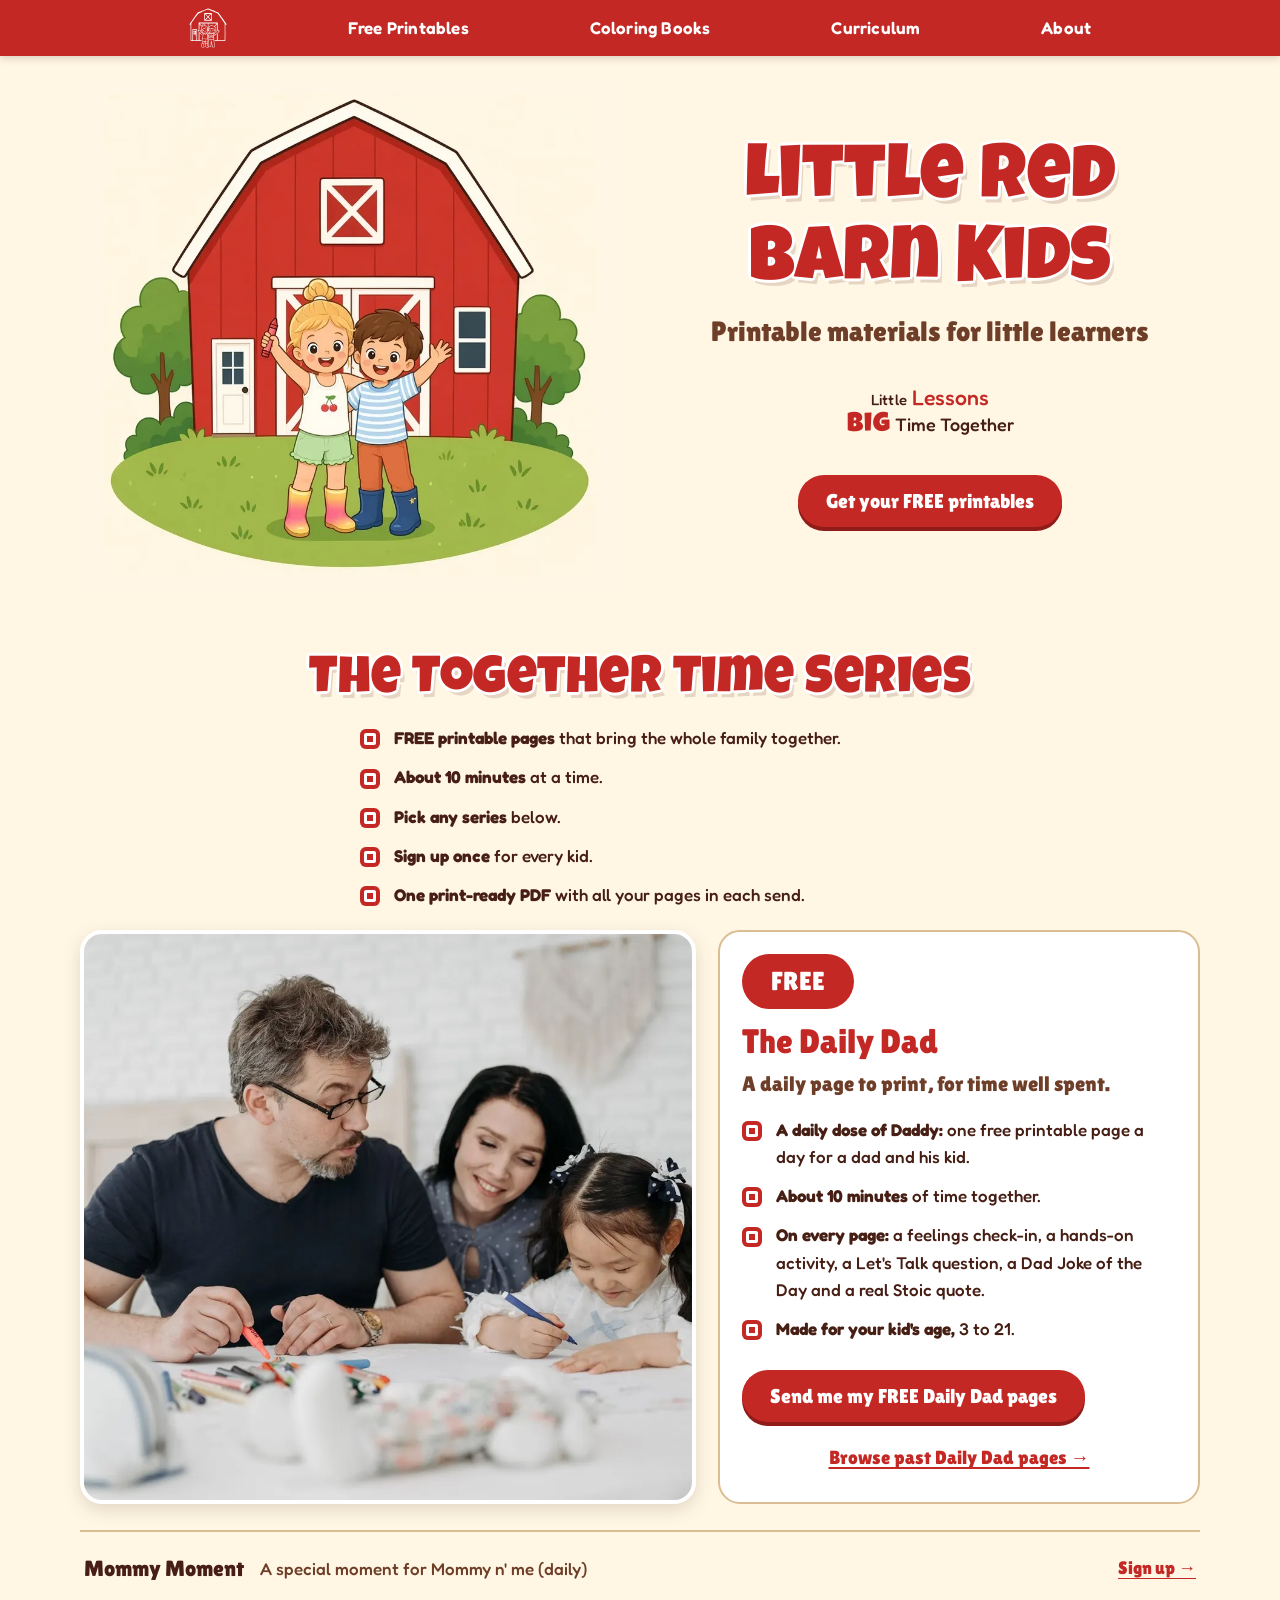
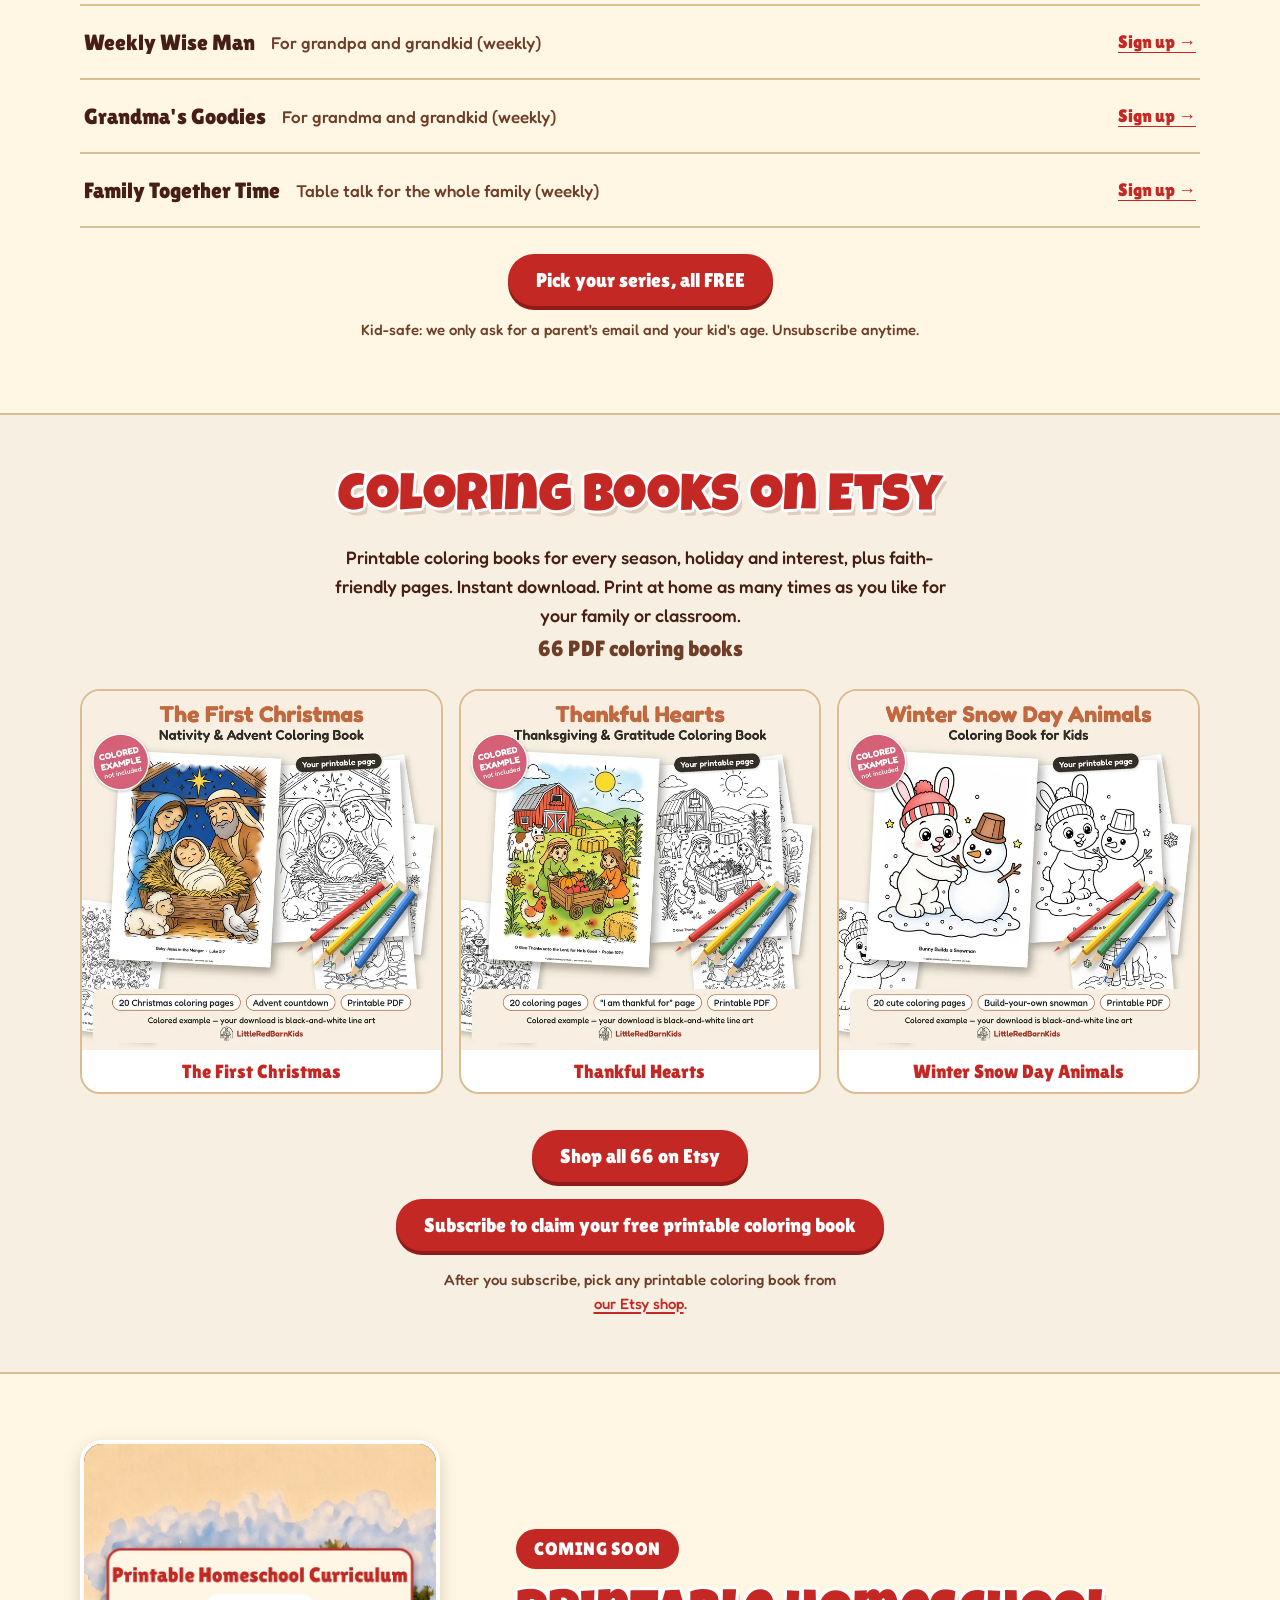
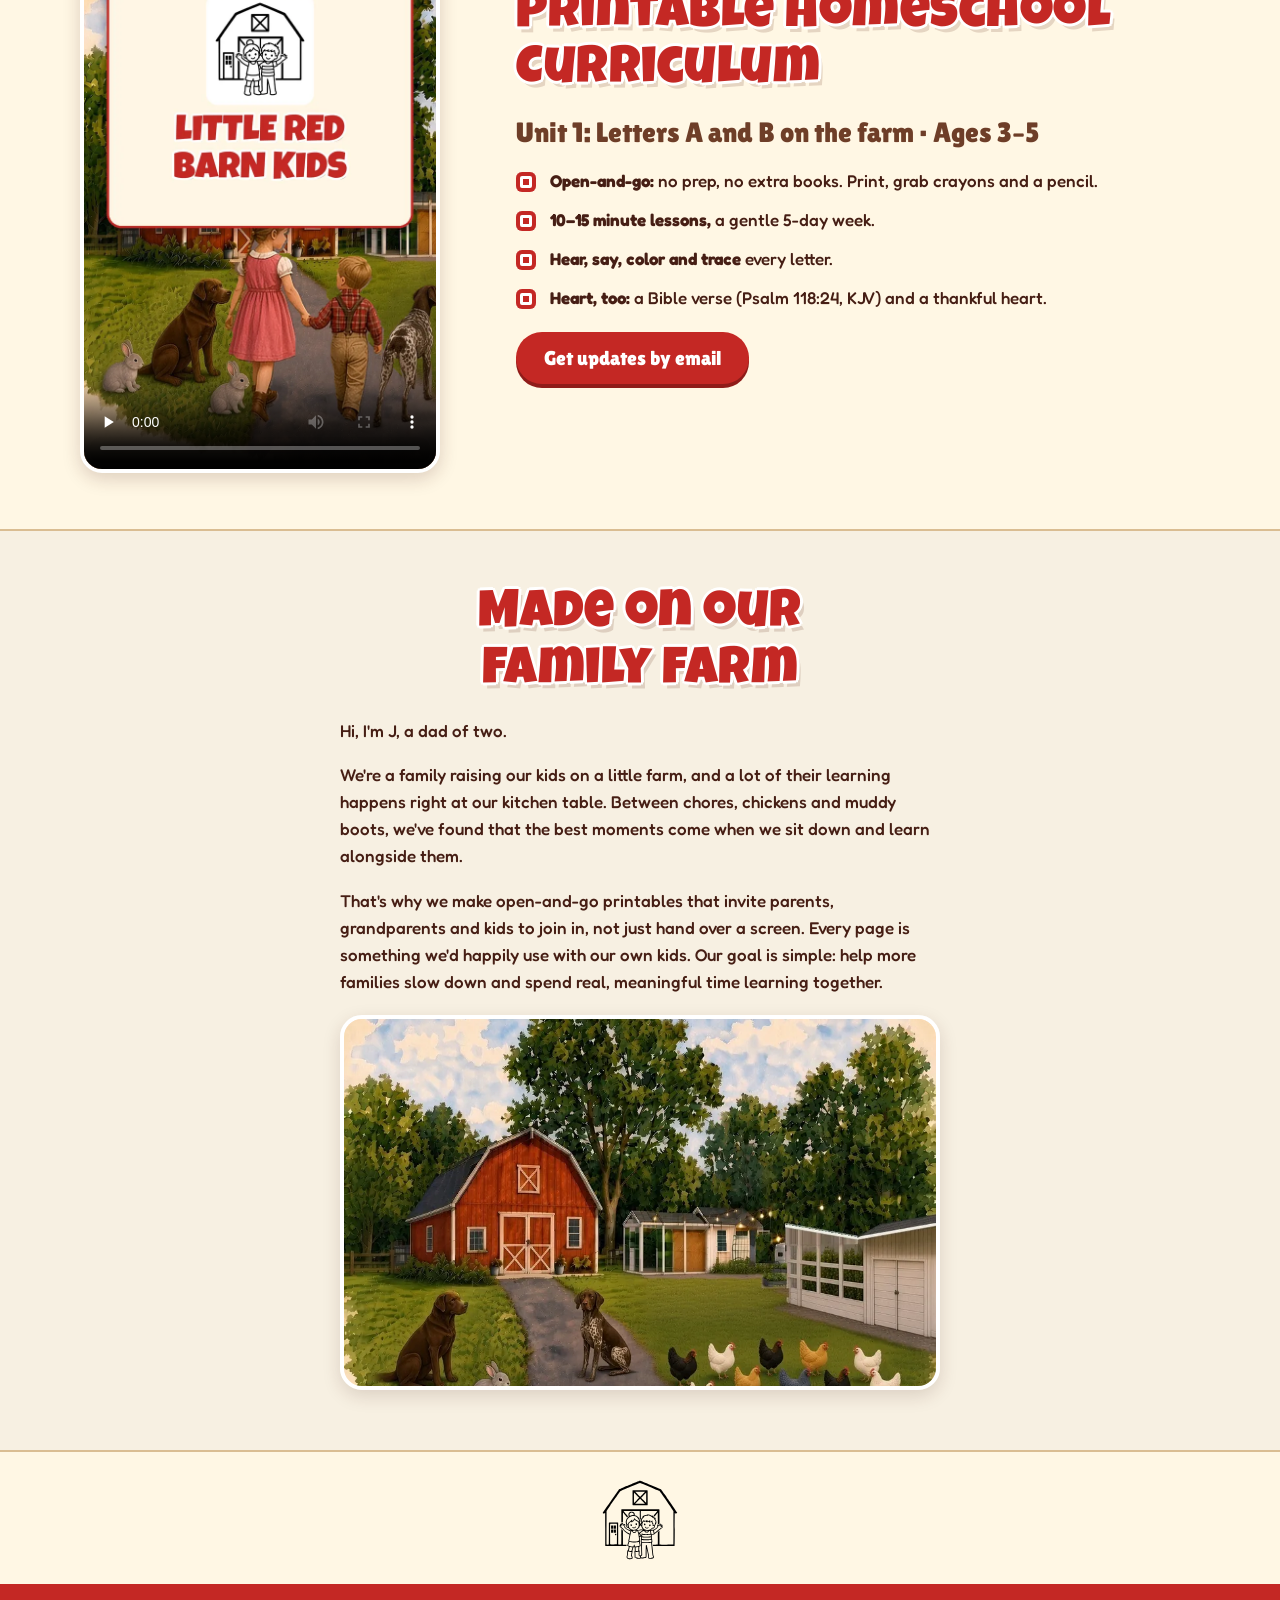
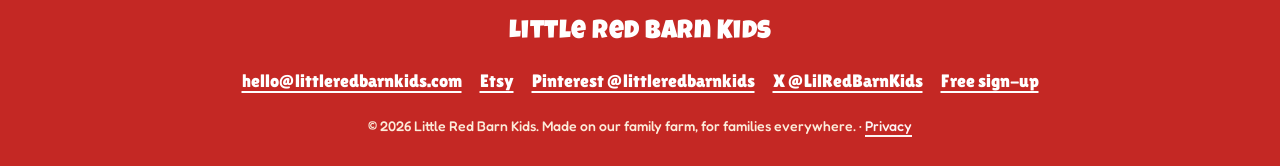
<file: index.html>
<!doctype html>
<html lang="en">
<head>
<meta charset="utf-8">
<meta name="viewport" content="width=device-width,initial-scale=1">
<title>Little Red Barn Kids | Printable materials for little learners</title>
<meta name="description" content="Free printable pages for parents and kids, printable coloring books on Etsy, and a printable homeschool curriculum, made on our family farm.">
<meta name="theme-color" content="#C42824">
<link rel="icon" type="image/png" href="assets/img/favicon-48.png">
<link rel="apple-touch-icon" href="assets/img/apple-touch-icon.png">
<link rel="preload" href="assets/fonts/LuckiestGuy.woff2" as="font" type="font/woff2" crossorigin>
<link rel="preload" href="assets/fonts/Fredoka.woff2" as="font" type="font/woff2" crossorigin>
<link rel="stylesheet" href="assets/style.css">
</head>
<body id="top">

<nav class="nav" aria-label="Main">
  <div class="wrap">
    <a class="home" href="#top" aria-label="Little Red Barn Kids, back to top"><img src="assets/img/lrbk_logo_bw_v3.svg" width="38" height="40" alt=""></a>
    <ul>
      <li><a href="#free"><span class="lg">Free </span>Printables</a></li>
      <li><a href="#books"><span class="lg">Coloring </span>Books</a></li>
      <li><a href="#curriculum">Curriculum</a></li>
      <li><a href="#about">About</a></li>
    </ul>
  </div>
</nav>

<header class="hero hero-home">
  <div class="wrap">
    <img class="hero-art" src="assets/img/hero_barn_kids_art.webp?v=2" width="892" height="840" alt="Painted red barn with a smiling girl and boy waving in front of it" fetchpriority="high">
    <div class="hero-text">
      <div class="brand">
        <h1>Little Red Barn Kids</h1>
      </div>
      <p class="sub">Printable materials for little learners</p>
      <p class="promise lbt lbt-stack" aria-label="Little Lessons, Big Time Together"><span class="lbt-l1"><span class="lbt-little">Little</span> <span class="lbt-hi">Lessons</span></span><span class="lbt-l2"><span class="lbt-big lbt-hi">Big</span> Time Together</span></p>
      <a class="btn" href="#free">Get your FREE printables</a>
    </div>
  </div>
</header>

<main>
<section id="free">
  <div class="wrap">
    <h2 class="center">The Together Time Series</h2>
    <ul class="ticks tt-points">
      <li><strong>FREE printable pages</strong> that bring the whole family together.</li>
      <li><strong>About 10 minutes</strong> at a time.</li>
      <li><strong>Pick any series</strong> below.</li>
      <li><strong>Sign up once</strong> for every kid.</li>
      <li><strong>One print-ready PDF</strong> with all your pages in each send.</li>
    </ul>

    <div class="free-top">
      <div class="photo"><img src="assets/img/family_pexels_8205188.webp" width="1400" height="934" loading="lazy" alt="A dad, a mom and their young daughter coloring together at a table"></div>
      <div class="card dd">
        <span class="pill big">FREE</span>
        <h3 style="font-size:34px;margin-top:.4em">The Daily Dad</h3>
        <p class="tline">A daily page to print, for time well spent.</p>
        <ul class="ticks">
          <li><strong>A daily dose of Daddy:</strong> one free printable page a day for a dad and his kid.</li>
          <li><strong>About 10 minutes</strong> of time together.</li>
          <li><strong>On every page:</strong> a feelings check-in, a hands-on activity, a Let's Talk question, a Dad Joke of the Day and a real Stoic quote.</li>
          <li><strong>Made for your kid's age,</strong> 3 to 21.</li>
        </ul>
        <a class="btn" href="dailydad/">Send me my FREE Daily Dad pages</a>
        <p class="arch-link"><a href="dailydad-archive/">Browse past Daily Dad pages &rarr;</a></p>
      </div>
    </div>

    <ul class="series">
      <li><span class="nm">Mommy Moment</span><span class="ln">A special moment for Mommy n' me (daily)</span><a href="mommymoment/">Sign up &rarr;</a></li>
      <li><span class="nm">Weekly Wise Man</span><span class="ln">For grandpa and grandkid (weekly)</span><a href="weeklywiseman/">Sign up &rarr;</a></li>
      <li><span class="nm">Grandma's Goodies</span><span class="ln">For grandma and grandkid (weekly)</span><a href="grandmasgoodies/">Sign up &rarr;</a></li>
      <li><span class="nm">Family Together Time</span><span class="ln">Table talk for the whole family (weekly)</span><a href="familytogethertime/">Sign up &rarr;</a></li>
    </ul>

    <div class="closing">
      <a class="btn" href="togethertime/">Pick your series, all FREE</a>
      <p class="small">Kid-safe: we only ask for a parent's email and your kid's age. Unsubscribe anytime.</p>
    </div>
  </div>
</section>

<section id="books" class="alt">
  <div class="wrap center">
    <h2>Coloring Books on Etsy</h2>
    <p class="lead" style="margin:0 auto">Printable coloring books for every season, holiday and interest, plus faith-friendly pages. Instant download. Print at home as many times as you like for your family or classroom.</p>
    <p class="count">66 PDF coloring books</p>
    <div class="books">
      <a href="https://www.etsy.com/listing/4606617295"><img src="assets/img/book_christmas_nativity.webp" width="700" height="700" loading="lazy" alt="The First Christmas: Nativity and Advent coloring book cover and sample pages"><span>The First Christmas</span></a>
      <a href="https://www.etsy.com/listing/4606624667"><img src="assets/img/book_thanksgiving.webp" width="700" height="700" loading="lazy" alt="Thankful Hearts: Thanksgiving and Gratitude coloring book cover and sample pages"><span>Thankful Hearts</span></a>
      <a href="https://www.etsy.com/listing/4606696934"><img src="assets/img/book_winter_snow_day.webp" width="700" height="700" loading="lazy" alt="Winter Snow Day Animals coloring book cover and sample pages"><span>Winter Snow Day Animals</span></a>
    </div>
    <p style="margin-top:22px"><a class="btn" href="https://www.etsy.com/shop/LittleRedBarnKids">Shop all 66 on Etsy</a></p>
    <p class="etsy-cta"><a class="btn" href="togethertime/">Subscribe to claim your free printable coloring book</a></p>
    <p class="small etsy-note">After you subscribe, pick any printable coloring book from <a href="https://www.etsy.com/shop/LittleRedBarnKids">our Etsy shop</a>.</p>
  </div>
</section>

<section id="curriculum">
  <div class="wrap">
    <div class="cur">
      <div>
        <div class="vid">
          <video controls playsinline preload="none" poster="assets/img/curriculum_video_poster.webp" width="1080" height="1920" aria-label="30-second intro to Unit 1: Letters A and B on the farm">
            <source src="assets/video/lrbk_curriculum_connector_30s.mp4" type="video/mp4">
            <track kind="captions" src="assets/video/lrbk_curriculum_connector_30s.en.vtt" srclang="en" label="English" default>
          </video>
        </div>
      </div>
      <div>
        <span class="pill">COMING SOON</span>
        <h2 style="margin-top:.35em">Printable Homeschool Curriculum</h2>
        <p class="sub">Unit 1: Letters A and B on the farm &middot; Ages 3&ndash;5</p>
        <ul class="ticks">
          <li><strong>Open-and-go:</strong> no prep, no extra books. Print, grab crayons and a pencil.</li>
          <li><strong>10&ndash;15 minute lessons,</strong> a gentle 5-day week.</li>
          <li><strong>Hear, say, color and trace</strong> every letter.</li>
          <li><strong>Heart, too:</strong> a Bible verse (Psalm 118:24, KJV) and a thankful heart.</li>
        </ul>
        <a class="btn" href="togethertime/">Get updates by email</a>
      </div>
    </div>
  </div>
</section>

<section id="about" class="alt">
  <div class="wrap about">
    <h2 class="center">Made on our family farm</h2>
    <p>Hi, I'm J, a dad of two.</p>
    <p>We're a family raising our kids on a little farm, and a lot of their learning happens right at our kitchen table. Between chores, chickens and muddy boots, we've found that the best moments come when we sit down and learn alongside them.</p>
    <p>That's why we make open-and-go printables that invite parents, grandparents and kids to join in, not just hand over a screen. Every page is something we'd happily use with our own kids. Our goal is simple: help more families slow down and spend real, meaningful time learning together.</p>
    <div class="photo"><img src="assets/img/farm_scene_N10a.webp" width="900" height="900" loading="lazy" alt="Painted farm scene with a red barn, two dogs, bunnies and a flock of hens"></div>
  </div>
</section>
</main>

<div class="end-logo"><img src="assets/img/lrbk_logo_bw_v3.svg" width="76" height="80" alt="Little Red Barn Kids barn logo"></div>

<footer>
  <div class="wrap fgrid">
    <div class="fbrand">Little Red Barn Kids</div>
    <ul class="flinks">
      <li><a href="mailto:hello@littleredbarnkids.com">hello@littleredbarnkids.com</a></li>
      <li><a href="https://www.etsy.com/shop/LittleRedBarnKids">Etsy</a></li>
      <li><a href="https://www.pinterest.com/littleredbarnkids/">Pinterest @littleredbarnkids</a></li>
      <li><a href="https://x.com/LilRedBarnKids">X @LilRedBarnKids</a></li>
      <li><a href="togethertime/">Free sign-up</a></li>
    </ul>
    <p class="fine">&copy; 2026 Little Red Barn Kids. Made on our family farm, for families everywhere. &middot; <a href="privacy.html">Privacy</a></p>
  </div>
</footer>
</body>
</html>
</file>
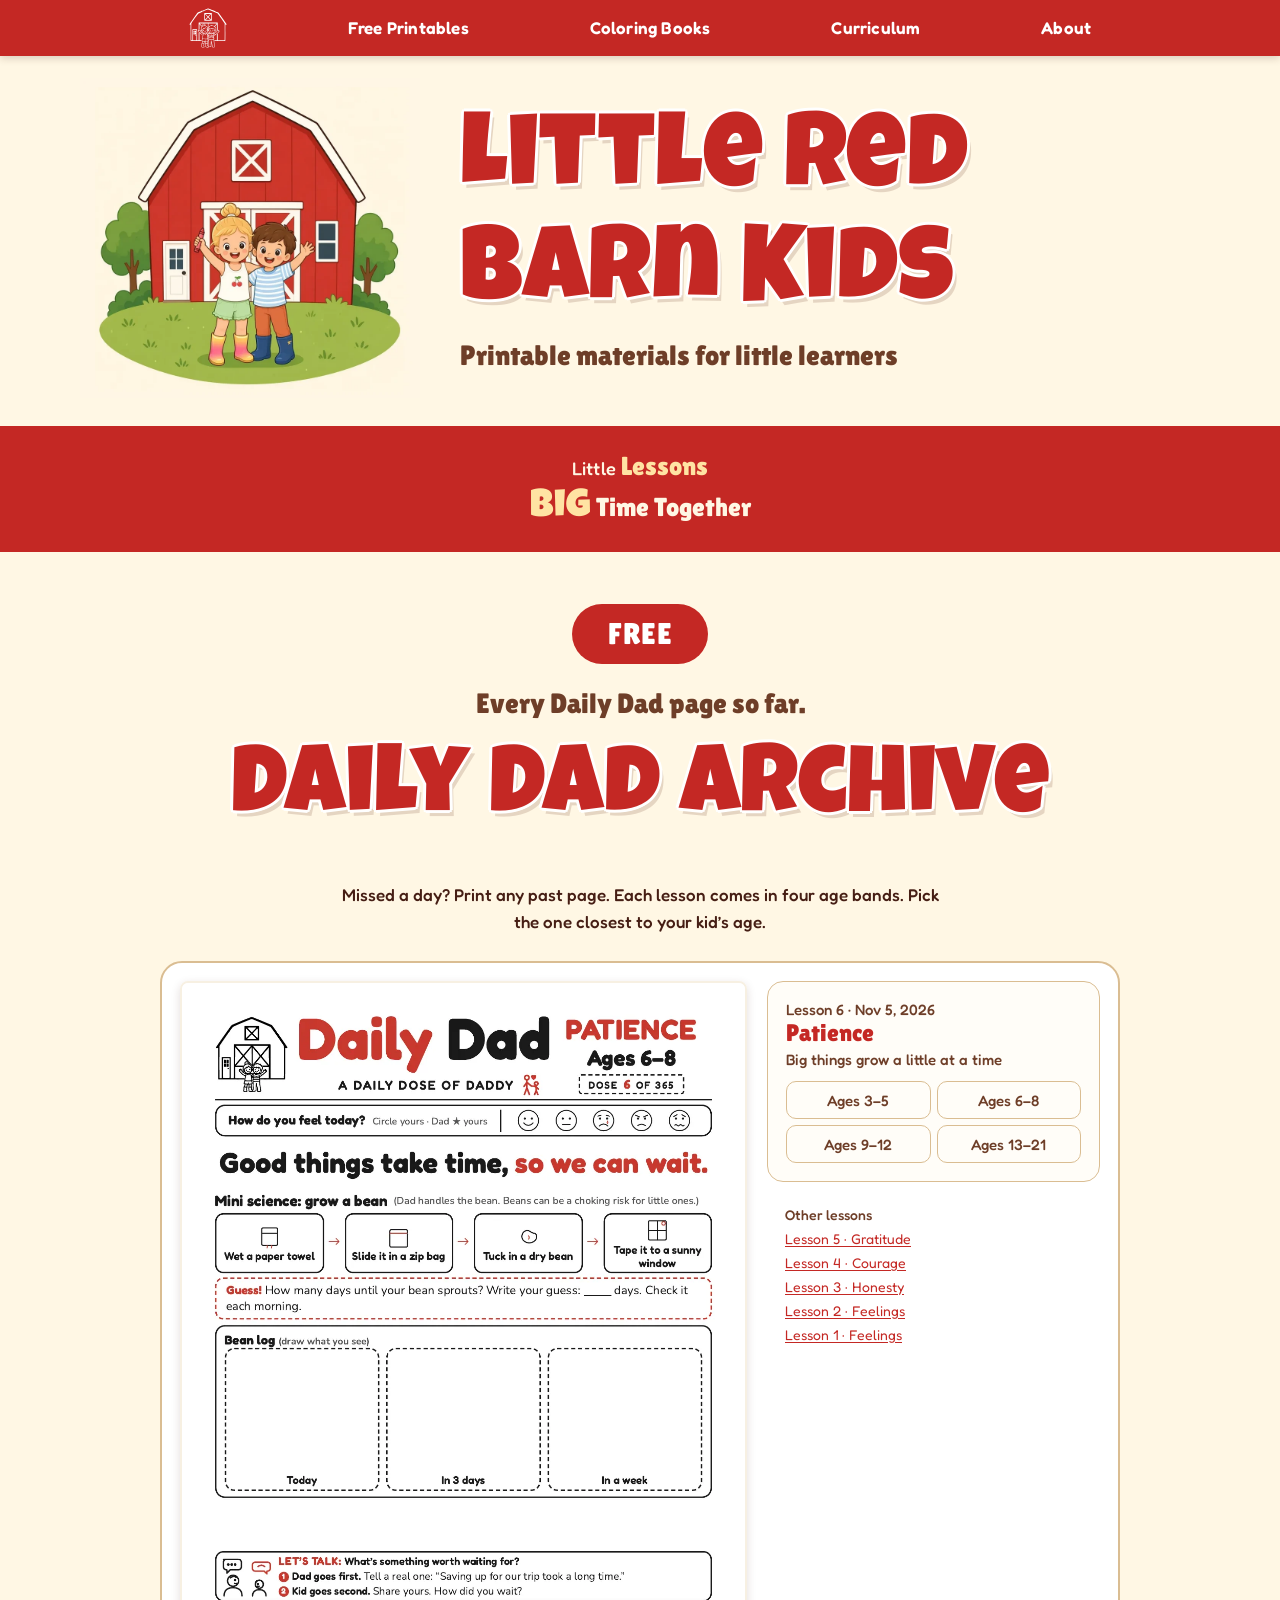
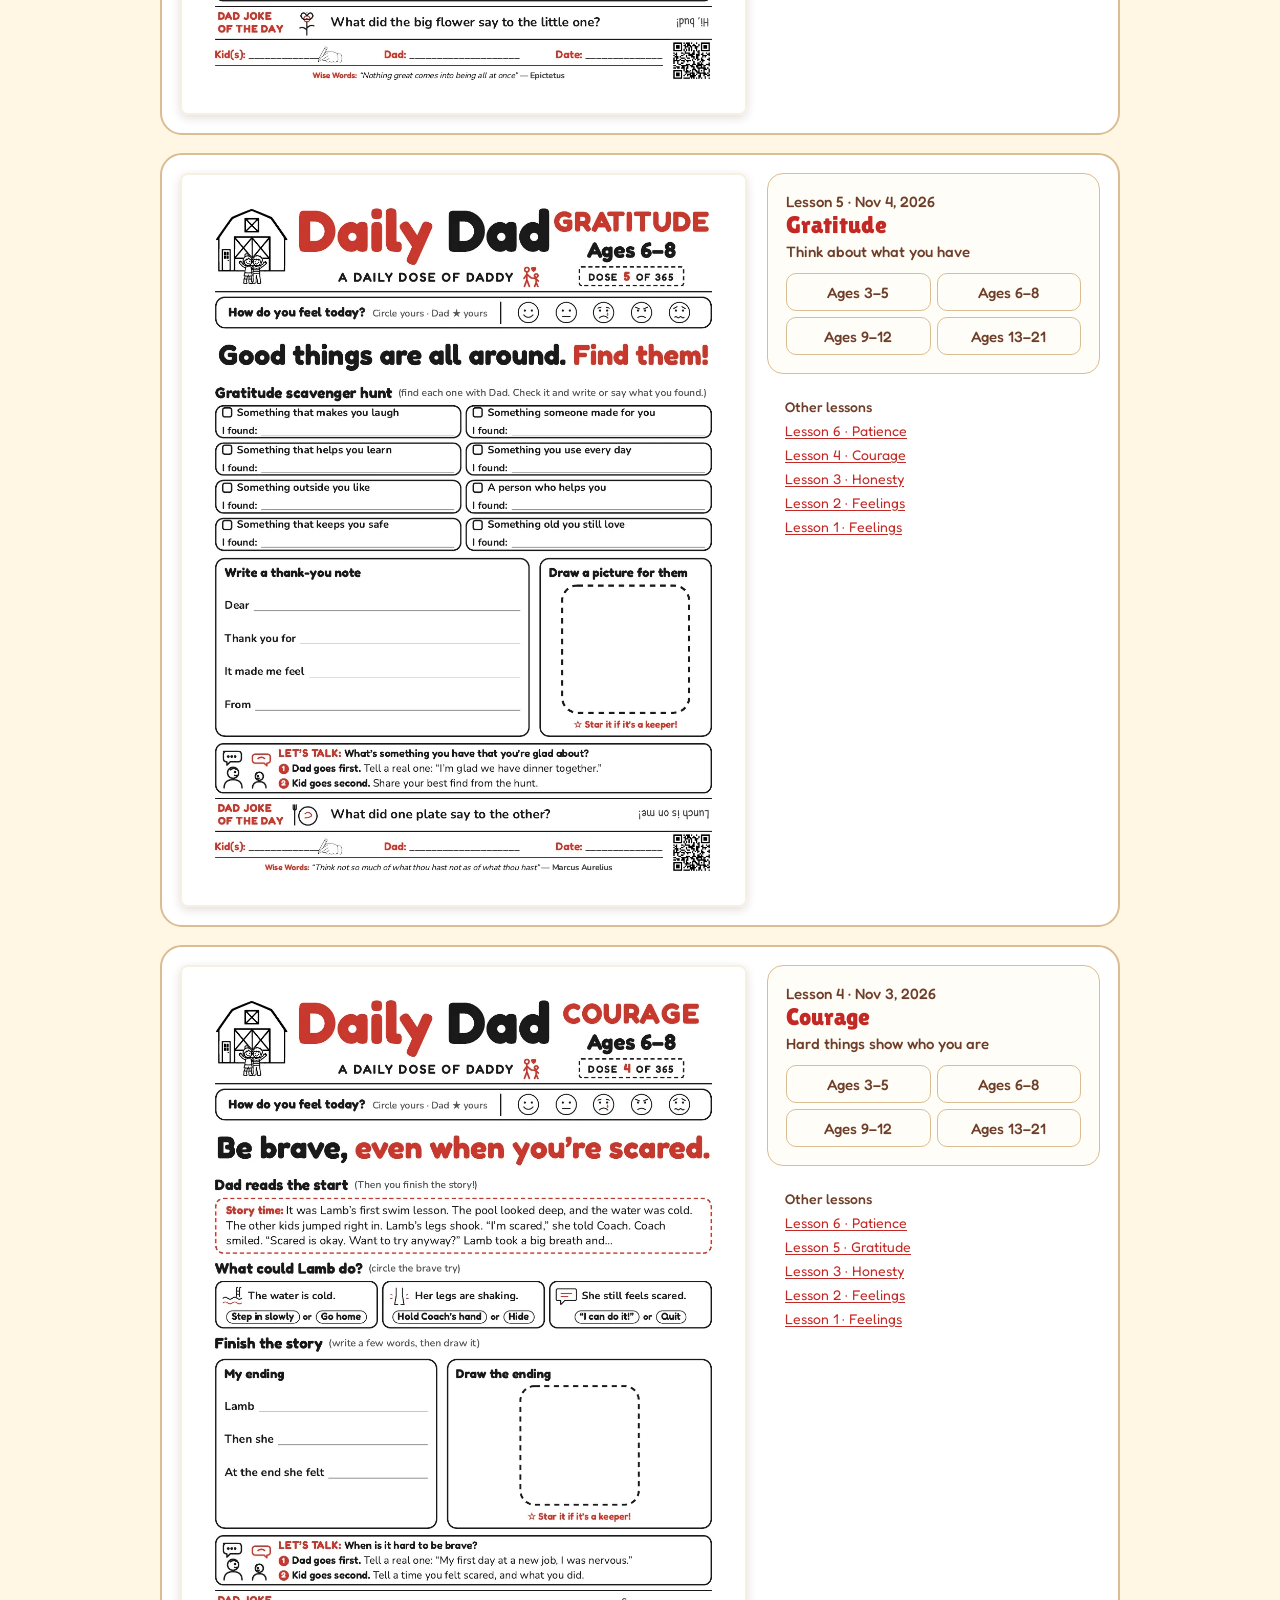
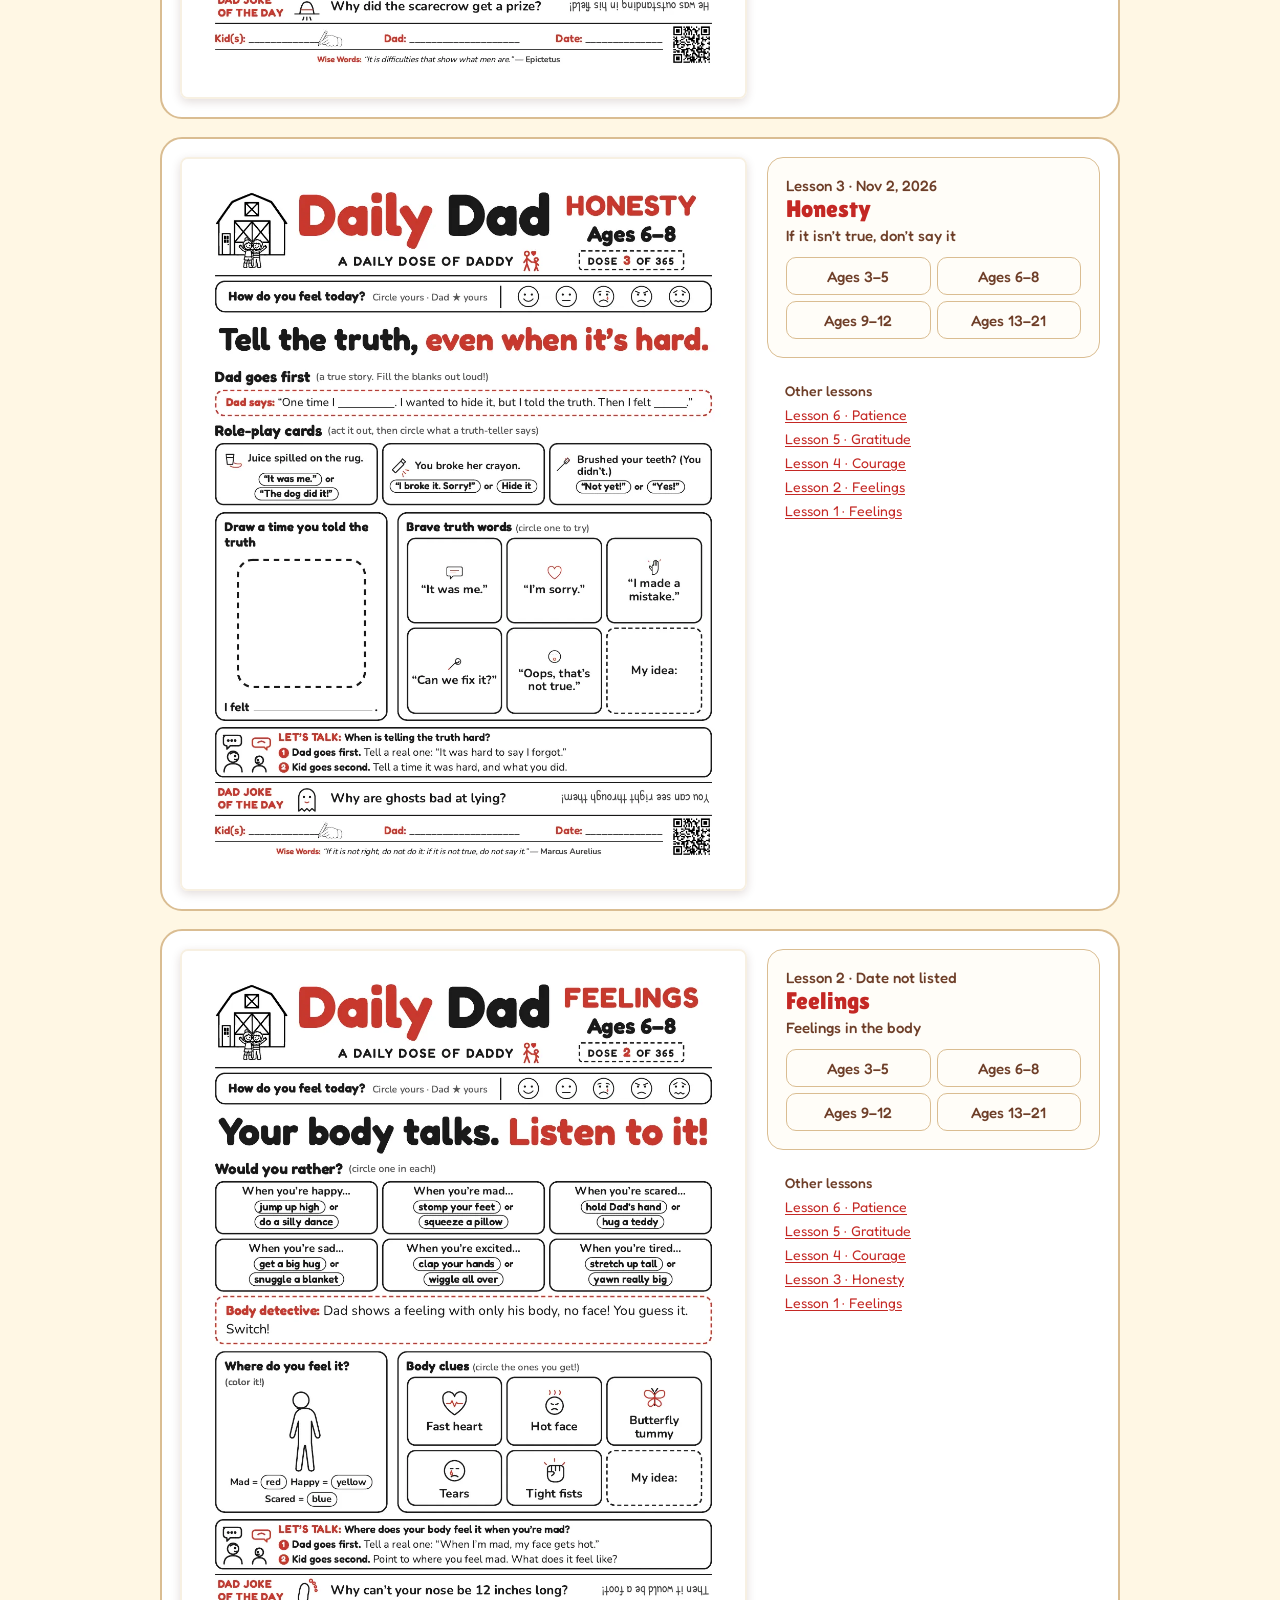
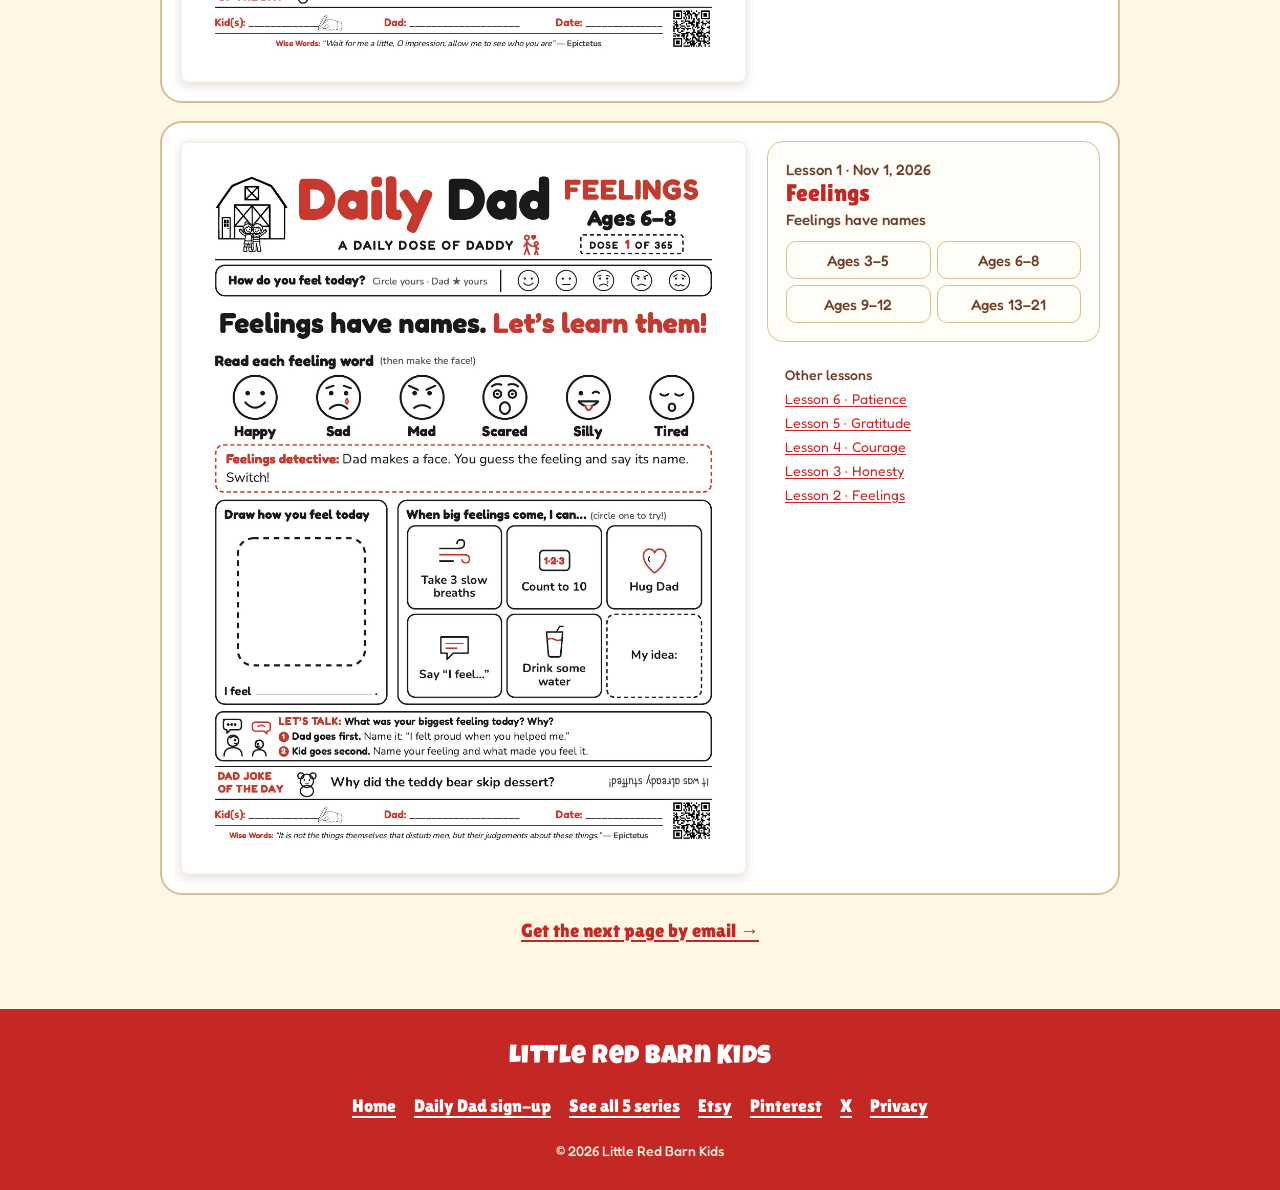
<file: dailydad-archive/index.html>
<!doctype html>
<html lang="en">
<head>
<meta charset="utf-8">
<meta name="viewport" content="width=device-width,initial-scale=1">
<title>Daily Dad Archive | Little Red Barn Kids</title>
<meta name="description" content="Past Daily Dad printable pages from Little Red Barn Kids, by lesson, in four age bands.">
<meta name="theme-color" content="#C42824">
<link rel="icon" type="image/png" href="../assets/img/favicon-48.png">
<link rel="preload" href="../assets/fonts/LuckiestGuy.woff2" as="font" type="font/woff2" crossorigin>
<link rel="stylesheet" href="../assets/style.css">
</head>
<body>
<nav class="nav" aria-label="Main">
  <div class="wrap">
    <a class="home" href="../" aria-label="Little Red Barn Kids home"><img src="../assets/img/lrbk_logo_bw_v3.svg" width="38" height="40" alt=""></a>
    <ul>
      <li><a href="../#free"><span class="lg">Free </span>Printables</a></li>
      <li><a href="../#books"><span class="lg">Coloring </span>Books</a></li>
      <li><a href="../#curriculum">Curriculum</a></li>
      <li><a href="../#about">About</a></li>
    </ul>
  </div>
</nav>
<header class="kp-head">
  <div class="wrap">
    <a class="homelink" href="../"><img class="art" src="../assets/img/hero_barn_kids_art.webp" width="892" height="840" alt="Painted red barn with a smiling girl and boy waving in front of it"></a>
    <div>
      <h1>Little Red Barn Kids</h1>
      <p class="sub">Printable materials for little learners</p>
    </div>
  </div>
  <p class="tagbar lbt lbt-stack" aria-label="Little Lessons, Big Time Together"><span class="lbt-l1"><span class="lbt-little">Little</span> <span class="lbt-hi">Lessons</span></span><span class="lbt-l2"><span class="lbt-big lbt-hi">Big</span> Time Together</span></p>
</header>

<main class="kp-main">
  <div class="wrap">
    <div class="kp-intro">
      <span class="pill big">FREE</span>
      <p class="free-line">Every Daily Dad page so far.</p>
      <h2>Daily Dad Archive</h2>
    </div>
    <p class="arch-note">Missed a day? Print any past page. Each lesson comes in four age bands. Pick the one closest to your kid&rsquo;s age.</p>
    <!-- Future-dated entries: set data-hide-future="true" to hide each entry until its date (US Central). -->
    <ul class="arch" id="arch" data-hide-future="false">
    <li id="lesson-6" data-date="2026-11-05">
      <img class="th" src="../assets/img/archive/dd_lesson6_lg.webp" width="1100" height="1424" loading="lazy" alt="Daily Dad Lesson 6 page, Patience">
      <div class="side"><div><p class="meta">Lesson 6 &middot; <time datetime="2026-11-05">Nov 5, 2026</time></p><h3>Patience</h3><p class="meta">Big things grow a little at a time</p></div>
      <div class="dl" role="group" aria-label="Lesson 6 PDFs by age"><a href="../assets/pdf/dailydad/daily-dad-lesson-6-patience-ages-3-5.pdf" download>Ages 3&ndash;5</a><a href="../assets/pdf/dailydad/daily-dad-lesson-6-patience-ages-6-8.pdf" download>Ages 6&ndash;8</a><a href="../assets/pdf/dailydad/daily-dad-lesson-6-patience-ages-9-12.pdf" download>Ages 9&ndash;12</a><a href="../assets/pdf/dailydad/daily-dad-lesson-6-patience-ages-13-21.pdf" download>Ages 13&ndash;21</a></div></div>
      <nav class="others" aria-label="Other lessons"><p class="others-h">Other lessons</p><a href="#lesson-5">Lesson 5 &middot; Gratitude</a> <a href="#lesson-4">Lesson 4 &middot; Courage</a> <a href="#lesson-3">Lesson 3 &middot; Honesty</a> <a href="#lesson-2">Lesson 2 &middot; Feelings</a> <a href="#lesson-1">Lesson 1 &middot; Feelings</a></nav>
    </li>
    <li id="lesson-5" data-date="2026-11-04">
      <img class="th" src="../assets/img/archive/dd_lesson5_lg.webp" width="1100" height="1424" loading="lazy" alt="Daily Dad Lesson 5 page, Gratitude">
      <div class="side"><div><p class="meta">Lesson 5 &middot; <time datetime="2026-11-04">Nov 4, 2026</time></p><h3>Gratitude</h3><p class="meta">Think about what you have</p></div>
      <div class="dl" role="group" aria-label="Lesson 5 PDFs by age"><a href="../assets/pdf/dailydad/daily-dad-lesson-5-gratitude-ages-3-5.pdf" download>Ages 3&ndash;5</a><a href="../assets/pdf/dailydad/daily-dad-lesson-5-gratitude-ages-6-8.pdf" download>Ages 6&ndash;8</a><a href="../assets/pdf/dailydad/daily-dad-lesson-5-gratitude-ages-9-12.pdf" download>Ages 9&ndash;12</a><a href="../assets/pdf/dailydad/daily-dad-lesson-5-gratitude-ages-13-21.pdf" download>Ages 13&ndash;21</a></div></div>
      <nav class="others" aria-label="Other lessons"><p class="others-h">Other lessons</p><a href="#lesson-6">Lesson 6 &middot; Patience</a> <a href="#lesson-4">Lesson 4 &middot; Courage</a> <a href="#lesson-3">Lesson 3 &middot; Honesty</a> <a href="#lesson-2">Lesson 2 &middot; Feelings</a> <a href="#lesson-1">Lesson 1 &middot; Feelings</a></nav>
    </li>
    <li id="lesson-4" data-date="2026-11-03">
      <img class="th" src="../assets/img/archive/dd_lesson4_lg.webp" width="1100" height="1424" loading="lazy" alt="Daily Dad Lesson 4 page, Courage">
      <div class="side"><div><p class="meta">Lesson 4 &middot; <time datetime="2026-11-03">Nov 3, 2026</time></p><h3>Courage</h3><p class="meta">Hard things show who you are</p></div>
      <div class="dl" role="group" aria-label="Lesson 4 PDFs by age"><a href="../assets/pdf/dailydad/daily-dad-lesson-4-courage-ages-3-5.pdf" download>Ages 3&ndash;5</a><a href="../assets/pdf/dailydad/daily-dad-lesson-4-courage-ages-6-8.pdf" download>Ages 6&ndash;8</a><a href="../assets/pdf/dailydad/daily-dad-lesson-4-courage-ages-9-12.pdf" download>Ages 9&ndash;12</a><a href="../assets/pdf/dailydad/daily-dad-lesson-4-courage-ages-13-21.pdf" download>Ages 13&ndash;21</a></div></div>
      <nav class="others" aria-label="Other lessons"><p class="others-h">Other lessons</p><a href="#lesson-6">Lesson 6 &middot; Patience</a> <a href="#lesson-5">Lesson 5 &middot; Gratitude</a> <a href="#lesson-3">Lesson 3 &middot; Honesty</a> <a href="#lesson-2">Lesson 2 &middot; Feelings</a> <a href="#lesson-1">Lesson 1 &middot; Feelings</a></nav>
    </li>
    <li id="lesson-3" data-date="2026-11-02">
      <img class="th" src="../assets/img/archive/dd_lesson3_lg.webp" width="1100" height="1424" loading="lazy" alt="Daily Dad Lesson 3 page, Honesty">
      <div class="side"><div><p class="meta">Lesson 3 &middot; <time datetime="2026-11-02">Nov 2, 2026</time></p><h3>Honesty</h3><p class="meta">If it isn’t true, don’t say it</p></div>
      <div class="dl" role="group" aria-label="Lesson 3 PDFs by age"><a href="../assets/pdf/dailydad/daily-dad-lesson-3-honesty-ages-3-5.pdf" download>Ages 3&ndash;5</a><a href="../assets/pdf/dailydad/daily-dad-lesson-3-honesty-ages-6-8.pdf" download>Ages 6&ndash;8</a><a href="../assets/pdf/dailydad/daily-dad-lesson-3-honesty-ages-9-12.pdf" download>Ages 9&ndash;12</a><a href="../assets/pdf/dailydad/daily-dad-lesson-3-honesty-ages-13-21.pdf" download>Ages 13&ndash;21</a></div></div>
      <nav class="others" aria-label="Other lessons"><p class="others-h">Other lessons</p><a href="#lesson-6">Lesson 6 &middot; Patience</a> <a href="#lesson-5">Lesson 5 &middot; Gratitude</a> <a href="#lesson-4">Lesson 4 &middot; Courage</a> <a href="#lesson-2">Lesson 2 &middot; Feelings</a> <a href="#lesson-1">Lesson 1 &middot; Feelings</a></nav>
    </li>
    <li id="lesson-2" data-date="">
      <img class="th" src="../assets/img/archive/dd_lesson2_lg.webp" width="1100" height="1424" loading="lazy" alt="Daily Dad Lesson 2 page, Feelings">
      <div class="side"><div><p class="meta">Lesson 2 &middot; Date not listed</p><h3>Feelings</h3><p class="meta">Feelings in the body</p></div>
      <div class="dl" role="group" aria-label="Lesson 2 PDFs by age"><a href="../assets/pdf/dailydad/daily-dad-lesson-2-feelings-ages-3-5.pdf" download>Ages 3&ndash;5</a><a href="../assets/pdf/dailydad/daily-dad-lesson-2-feelings-ages-6-8.pdf" download>Ages 6&ndash;8</a><a href="../assets/pdf/dailydad/daily-dad-lesson-2-feelings-ages-9-12.pdf" download>Ages 9&ndash;12</a><a href="../assets/pdf/dailydad/daily-dad-lesson-2-feelings-ages-13-21.pdf" download>Ages 13&ndash;21</a></div></div>
      <nav class="others" aria-label="Other lessons"><p class="others-h">Other lessons</p><a href="#lesson-6">Lesson 6 &middot; Patience</a> <a href="#lesson-5">Lesson 5 &middot; Gratitude</a> <a href="#lesson-4">Lesson 4 &middot; Courage</a> <a href="#lesson-3">Lesson 3 &middot; Honesty</a> <a href="#lesson-1">Lesson 1 &middot; Feelings</a></nav>
    </li>
    <li id="lesson-1" data-date="2026-11-01">
      <img class="th" src="../assets/img/archive/dd_lesson1_lg.webp" width="1100" height="1424" loading="lazy" alt="Daily Dad Lesson 1 page, Feelings">
      <div class="side"><div><p class="meta">Lesson 1 &middot; <time datetime="2026-11-01">Nov 1, 2026</time></p><h3>Feelings</h3><p class="meta">Feelings have names</p></div>
      <div class="dl" role="group" aria-label="Lesson 1 PDFs by age"><a href="../assets/pdf/dailydad/daily-dad-lesson-1-feelings-ages-3-5.pdf" download>Ages 3&ndash;5</a><a href="../assets/pdf/dailydad/daily-dad-lesson-1-feelings-ages-6-8.pdf" download>Ages 6&ndash;8</a><a href="../assets/pdf/dailydad/daily-dad-lesson-1-feelings-ages-9-12.pdf" download>Ages 9&ndash;12</a><a href="../assets/pdf/dailydad/daily-dad-lesson-1-feelings-ages-13-21.pdf" download>Ages 13&ndash;21</a></div></div>
      <nav class="others" aria-label="Other lessons"><p class="others-h">Other lessons</p><a href="#lesson-6">Lesson 6 &middot; Patience</a> <a href="#lesson-5">Lesson 5 &middot; Gratitude</a> <a href="#lesson-4">Lesson 4 &middot; Courage</a> <a href="#lesson-3">Lesson 3 &middot; Honesty</a> <a href="#lesson-2">Lesson 2 &middot; Feelings</a></nav>
    </li>
    </ul>
    <p class="arch-link"><a href="../dailydad/">Get the next page by email &rarr;</a></p>
  </div>
</main>

<footer class="kp-foot">
  <div class="wrap fgrid">
    <div class="fbrand">Little Red Barn Kids</div>
    <ul class="flinks">
      <li><a href="../">Home</a></li>
      <li><a href="../dailydad/">Daily Dad sign-up</a></li>
      <li><a href="../togethertime/">See all 5 series</a></li>
      <li><a href="https://www.etsy.com/shop/LittleRedBarnKids">Etsy</a></li>
      <li><a href="https://www.pinterest.com/littleredbarnkids/">Pinterest</a></li>
      <li><a href="https://x.com/LilRedBarnKids">X</a></li>
      <li><a href="../privacy.html">Privacy</a></li>
    </ul>
    <p class="fine">&copy; 2026 Little Red Barn Kids</p>
  </div>
</footer>
<script>
(function(){var u=document.getElementById('arch');if(u.dataset.hideFuture!=='true')return;
var t=new Date().toLocaleDateString('en-CA',{timeZone:'America/Chicago'});
u.querySelectorAll('li[data-date]').forEach(function(li){if(li.dataset.date&&li.dataset.date>t)li.hidden=true;});
u.querySelectorAll('.others a').forEach(function(a){var x=document.querySelector(a.getAttribute('href'));if(x&&x.hidden)a.hidden=true;});})();
</script>
</body>
</html>
</file>
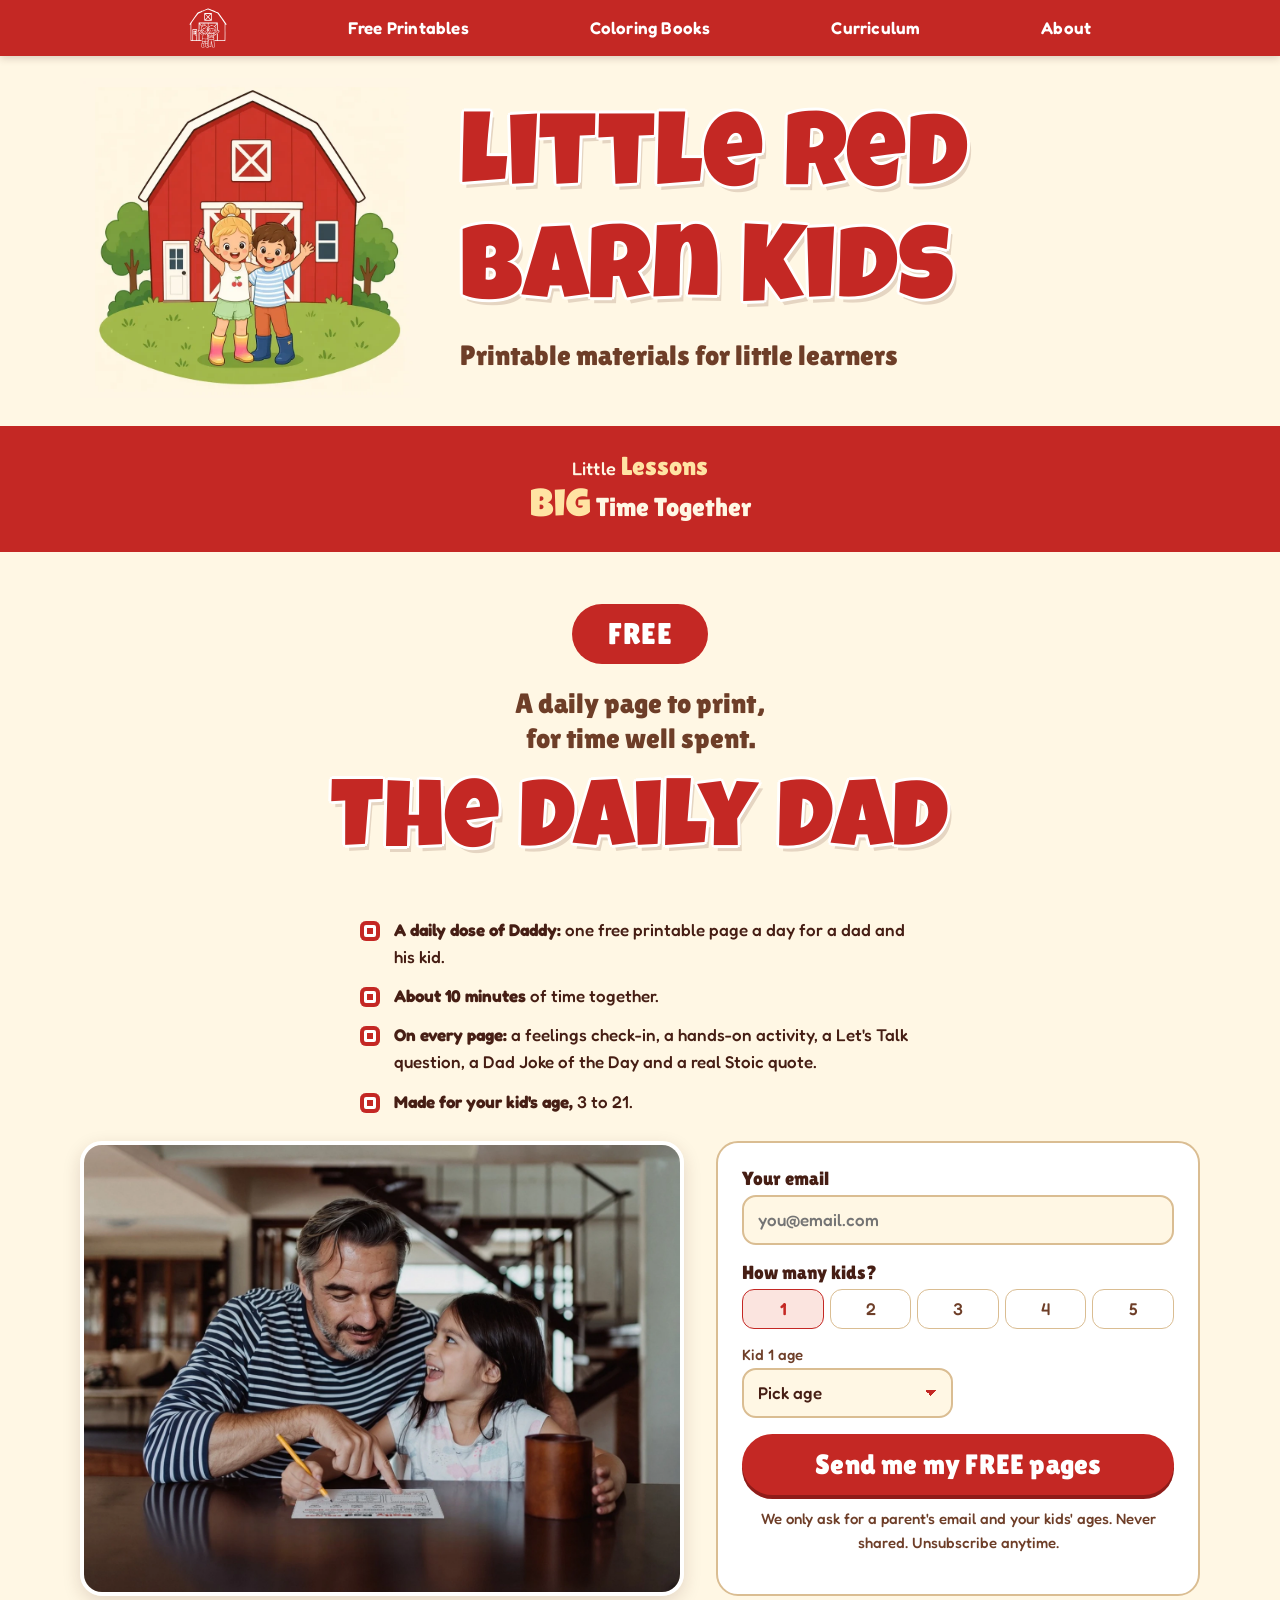
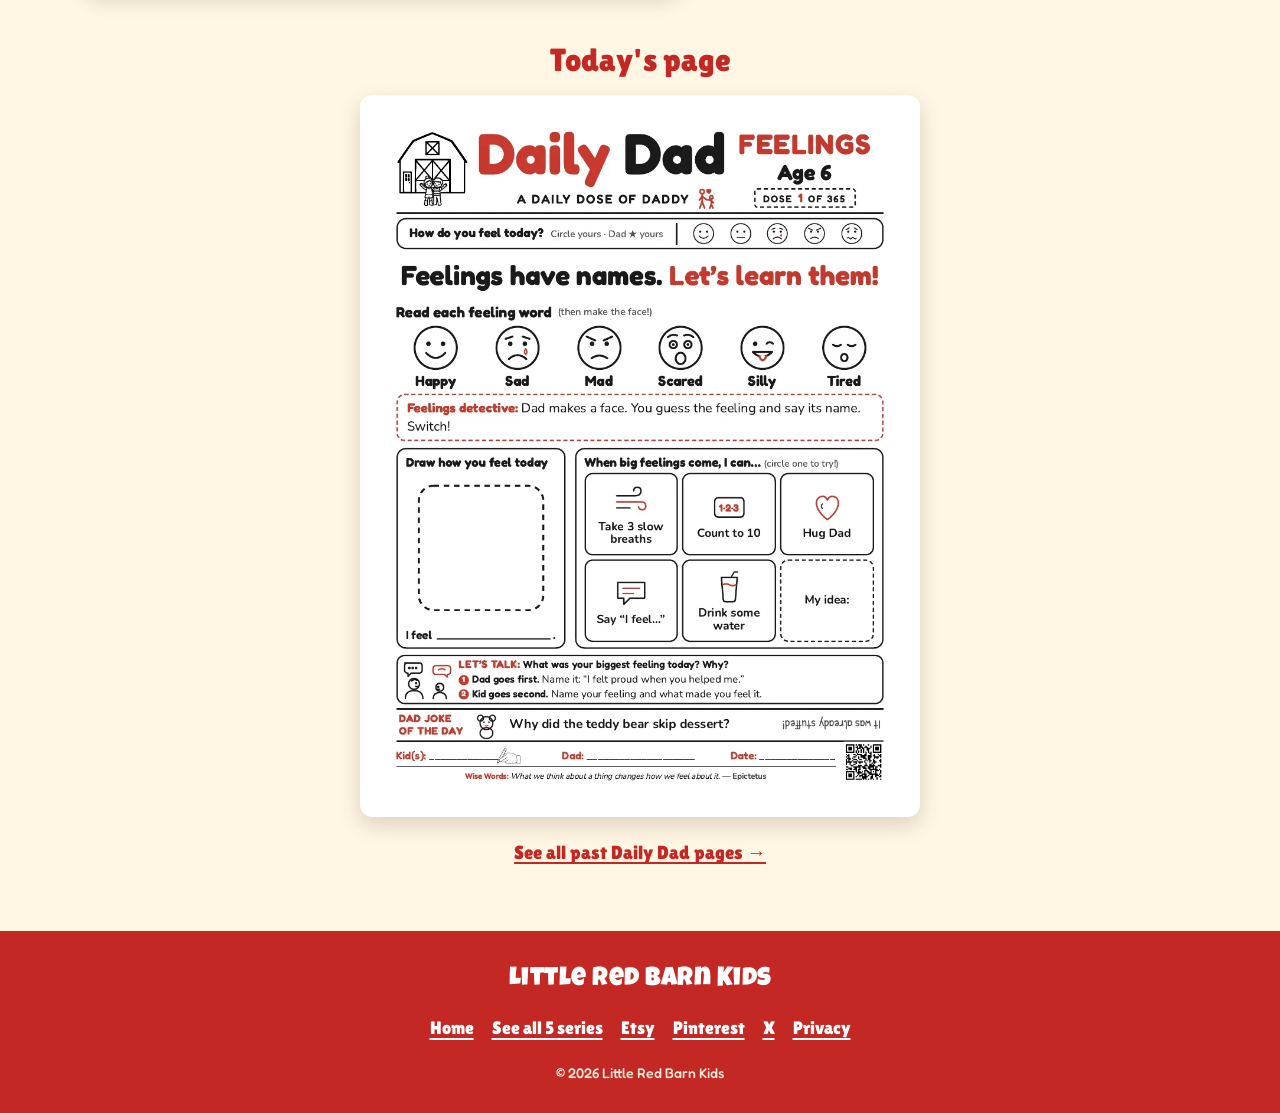
<file: dailydad/index.html>
<!doctype html>
<html lang="en">
<head>
<meta charset="utf-8">
<meta name="viewport" content="width=device-width,initial-scale=1">
<title>The Daily Dad | Little Red Barn Kids</title>
<meta name="theme-color" content="#C42824">
<link rel="icon" type="image/png" href="../assets/img/favicon-48.png">
<link rel="preload" href="../assets/fonts/LuckiestGuy.woff2" as="font" type="font/woff2" crossorigin>
<link rel="stylesheet" href="../assets/style.css">
</head>
<body>
<nav class="nav" aria-label="Main">
  <div class="wrap">
    <a class="home" href="../" aria-label="Little Red Barn Kids home"><img src="../assets/img/lrbk_logo_bw_v3.svg" width="38" height="40" alt=""></a>
    <ul>
      <li><a href="../#free"><span class="lg">Free </span>Printables</a></li>
      <li><a href="../#books"><span class="lg">Coloring </span>Books</a></li>
      <li><a href="../#curriculum">Curriculum</a></li>
      <li><a href="../#about">About</a></li>
    </ul>
  </div>
</nav>
<header class="kp-head">
  <div class="wrap">
    <a class="homelink" href="../"><img class="art" src="../assets/img/hero_barn_kids_art.webp" width="892" height="840" alt="Painted red barn with a smiling girl and boy waving in front of it"></a>
    <div>
      <h1>Little Red Barn Kids</h1>
      <p class="sub">Printable materials for little learners</p>
    </div>
  </div>
  <p class="tagbar lbt lbt-stack" aria-label="Little Lessons, Big Time Together"><span class="lbt-l1"><span class="lbt-little">Little</span> <span class="lbt-hi">Lessons</span></span><span class="lbt-l2"><span class="lbt-big lbt-hi">Big</span> Time Together</span></p>
</header>

<main class="kp-main">
  <div class="wrap">
    <div class="kp-intro">
      <span class="pill big">FREE</span>
      <p class="free-line">A daily page to print,<br>for time well spent.</p>
      <h2>The Daily Dad</h2>
    </div>
    <ul class="ticks dd-points">
      <li><strong>A daily dose of Daddy:</strong> one free printable page a day for a dad and his kid.</li>
      <li><strong>About 10 minutes</strong> of time together.</li>
      <li><strong>On every page:</strong> a feelings check-in, a hands-on activity, a Let's Talk question, a Dad Joke of the Day and a real Stoic quote.</li>
      <li><strong>Made for your kid's age,</strong> 3 to 21.</li>
    </ul>
    <div class="kp-grid">
      <div class="photo"><img src="../assets/img/kit/photo_dailydad_v7.webp" width="1400" height="1050" alt="A dad and his daughter smiling while they work on a printed page together at the table" fetchpriority="high"></div>
      <!-- Kit form 10124824 (raw HTML embed). Same field names as the live Kit page: email_address, tags[] -->
      <form class="form" id="kf" action="https://app.kit.com/forms/10124824/subscriptions" method="post" data-sv-form="10124824">
        
        <div class="row"><label for="em">Your email</label><input id="em" name="email_address" type="email" inputmode="email" autocomplete="email" autocapitalize="off" autocorrect="off" spellcheck="false" placeholder="you@email.com" required></div>
        <div class="row"><span class="lab" id="kidsl">How many kids?</span>
          <div class="kids" role="group" aria-labelledby="kidsl"><button type="button" data-n="1" aria-pressed="true">1</button><button type="button" data-n="2" aria-pressed="false">2</button><button type="button" data-n="3" aria-pressed="false">3</button><button type="button" data-n="4" aria-pressed="false">4</button><button type="button" data-n="5" aria-pressed="false">5</button></div></div>
        <div class="row ages"><div><label class="k" for="age1">Kid 1 age</label><select id="age1" name="tags[]" required><option value="" disabled selected>Pick age</option><option value="25235959">Age 3</option><option value="25235960">Age 4</option><option value="25235961">Age 5</option><option value="25235963">Age 6</option><option value="25235964">Age 7</option><option value="25235966">Age 8</option><option value="25235968">Age 9</option><option value="25235981">Age 10</option><option value="25235982">Age 11</option><option value="25235983">Age 12</option><option value="25235985">Age 13</option><option value="25235986">Age 14</option><option value="25235987">Age 15</option><option value="25235989">Age 16</option><option value="25235991">Age 17</option><option value="25235992">Age 18</option><option value="25235993">Age 19</option><option value="25235995">Age 20</option><option value="25235999">Age 21</option></select></div><div hidden><label class="k" for="age2">Kid 2 age</label><select id="age2" name="tags[]" disabled><option value="" disabled selected>Pick age</option><option value="25235959">Age 3</option><option value="25235960">Age 4</option><option value="25235961">Age 5</option><option value="25235963">Age 6</option><option value="25235964">Age 7</option><option value="25235966">Age 8</option><option value="25235968">Age 9</option><option value="25235981">Age 10</option><option value="25235982">Age 11</option><option value="25235983">Age 12</option><option value="25235985">Age 13</option><option value="25235986">Age 14</option><option value="25235987">Age 15</option><option value="25235989">Age 16</option><option value="25235991">Age 17</option><option value="25235992">Age 18</option><option value="25235993">Age 19</option><option value="25235995">Age 20</option><option value="25235999">Age 21</option></select></div><div hidden><label class="k" for="age3">Kid 3 age</label><select id="age3" name="tags[]" disabled><option value="" disabled selected>Pick age</option><option value="25235959">Age 3</option><option value="25235960">Age 4</option><option value="25235961">Age 5</option><option value="25235963">Age 6</option><option value="25235964">Age 7</option><option value="25235966">Age 8</option><option value="25235968">Age 9</option><option value="25235981">Age 10</option><option value="25235982">Age 11</option><option value="25235983">Age 12</option><option value="25235985">Age 13</option><option value="25235986">Age 14</option><option value="25235987">Age 15</option><option value="25235989">Age 16</option><option value="25235991">Age 17</option><option value="25235992">Age 18</option><option value="25235993">Age 19</option><option value="25235995">Age 20</option><option value="25235999">Age 21</option></select></div><div hidden><label class="k" for="age4">Kid 4 age</label><select id="age4" name="tags[]" disabled><option value="" disabled selected>Pick age</option><option value="25235959">Age 3</option><option value="25235960">Age 4</option><option value="25235961">Age 5</option><option value="25235963">Age 6</option><option value="25235964">Age 7</option><option value="25235966">Age 8</option><option value="25235968">Age 9</option><option value="25235981">Age 10</option><option value="25235982">Age 11</option><option value="25235983">Age 12</option><option value="25235985">Age 13</option><option value="25235986">Age 14</option><option value="25235987">Age 15</option><option value="25235989">Age 16</option><option value="25235991">Age 17</option><option value="25235992">Age 18</option><option value="25235993">Age 19</option><option value="25235995">Age 20</option><option value="25235999">Age 21</option></select></div><div hidden><label class="k" for="age5">Kid 5 age</label><select id="age5" name="tags[]" disabled><option value="" disabled selected>Pick age</option><option value="25235959">Age 3</option><option value="25235960">Age 4</option><option value="25235961">Age 5</option><option value="25235963">Age 6</option><option value="25235964">Age 7</option><option value="25235966">Age 8</option><option value="25235968">Age 9</option><option value="25235981">Age 10</option><option value="25235982">Age 11</option><option value="25235983">Age 12</option><option value="25235985">Age 13</option><option value="25235986">Age 14</option><option value="25235987">Age 15</option><option value="25235989">Age 16</option><option value="25235991">Age 17</option><option value="25235992">Age 18</option><option value="25235993">Age 19</option><option value="25235995">Age 20</option><option value="25235999">Age 21</option></select></div></div>
        <button class="btn btn-send" type="submit">Send me my FREE pages</button>
        <p class="small">We only ask for a parent's email and your kids' ages. Never shared. Unsubscribe anytime.</p>
      </form>
    </div>
    <div class="kp-sample">
      <h3>Today's page</h3>
      <div class="sheet"><img src="../assets/img/kit/sample_dailydad.webp" width="935" height="1210" loading="lazy" alt="Sample page: Daily Dad Lesson 1: Feelings have names"></div>
      <p class="arch-link"><a href="../dailydad-archive/">See all past Daily Dad pages &rarr;</a></p>
    </div>
  </div>
</main>

<footer class="kp-foot">
  <div class="wrap fgrid">
    <div class="fbrand">Little Red Barn Kids</div>
    <ul class="flinks">
      <li><a href="../">Home</a></li>
      <li><a href="../togethertime/">See all 5 series</a></li>
      <li><a href="https://www.etsy.com/shop/LittleRedBarnKids">Etsy</a></li>
      <li><a href="https://www.pinterest.com/littleredbarnkids/">Pinterest</a></li>
      <li><a href="https://x.com/LilRedBarnKids">X</a></li>
      <li><a href="../privacy.html">Privacy</a></li>
    </ul>
    <p class="fine">&copy; 2026 Little Red Barn Kids</p>
  </div>
</footer>
<script>
(function(){
  var f=document.getElementById('kf'),bs=f.querySelectorAll('.kids button'),ds=f.querySelectorAll('.ages>div');
  function set(n){bs.forEach(function(b){b.setAttribute('aria-pressed',+b.dataset.n===n?'true':'false')});
    ds.forEach(function(d,i){var on=i<n,s=d.querySelector('select');d.hidden=!on;s.disabled=!on;s.required=on;});}
  bs.forEach(function(b){b.addEventListener('click',function(){set(+b.dataset.n)})});
  f.addEventListener('submit',function(e){var ck=f.querySelectorAll('.series-ck input');
    if(ck.length&&!f.querySelector('.series-ck input:checked')){e.preventDefault();document.getElementById('serr').textContent='Pick at least one series.';}});
  set(1);
})();
</script>
</body>
</html>
</file>
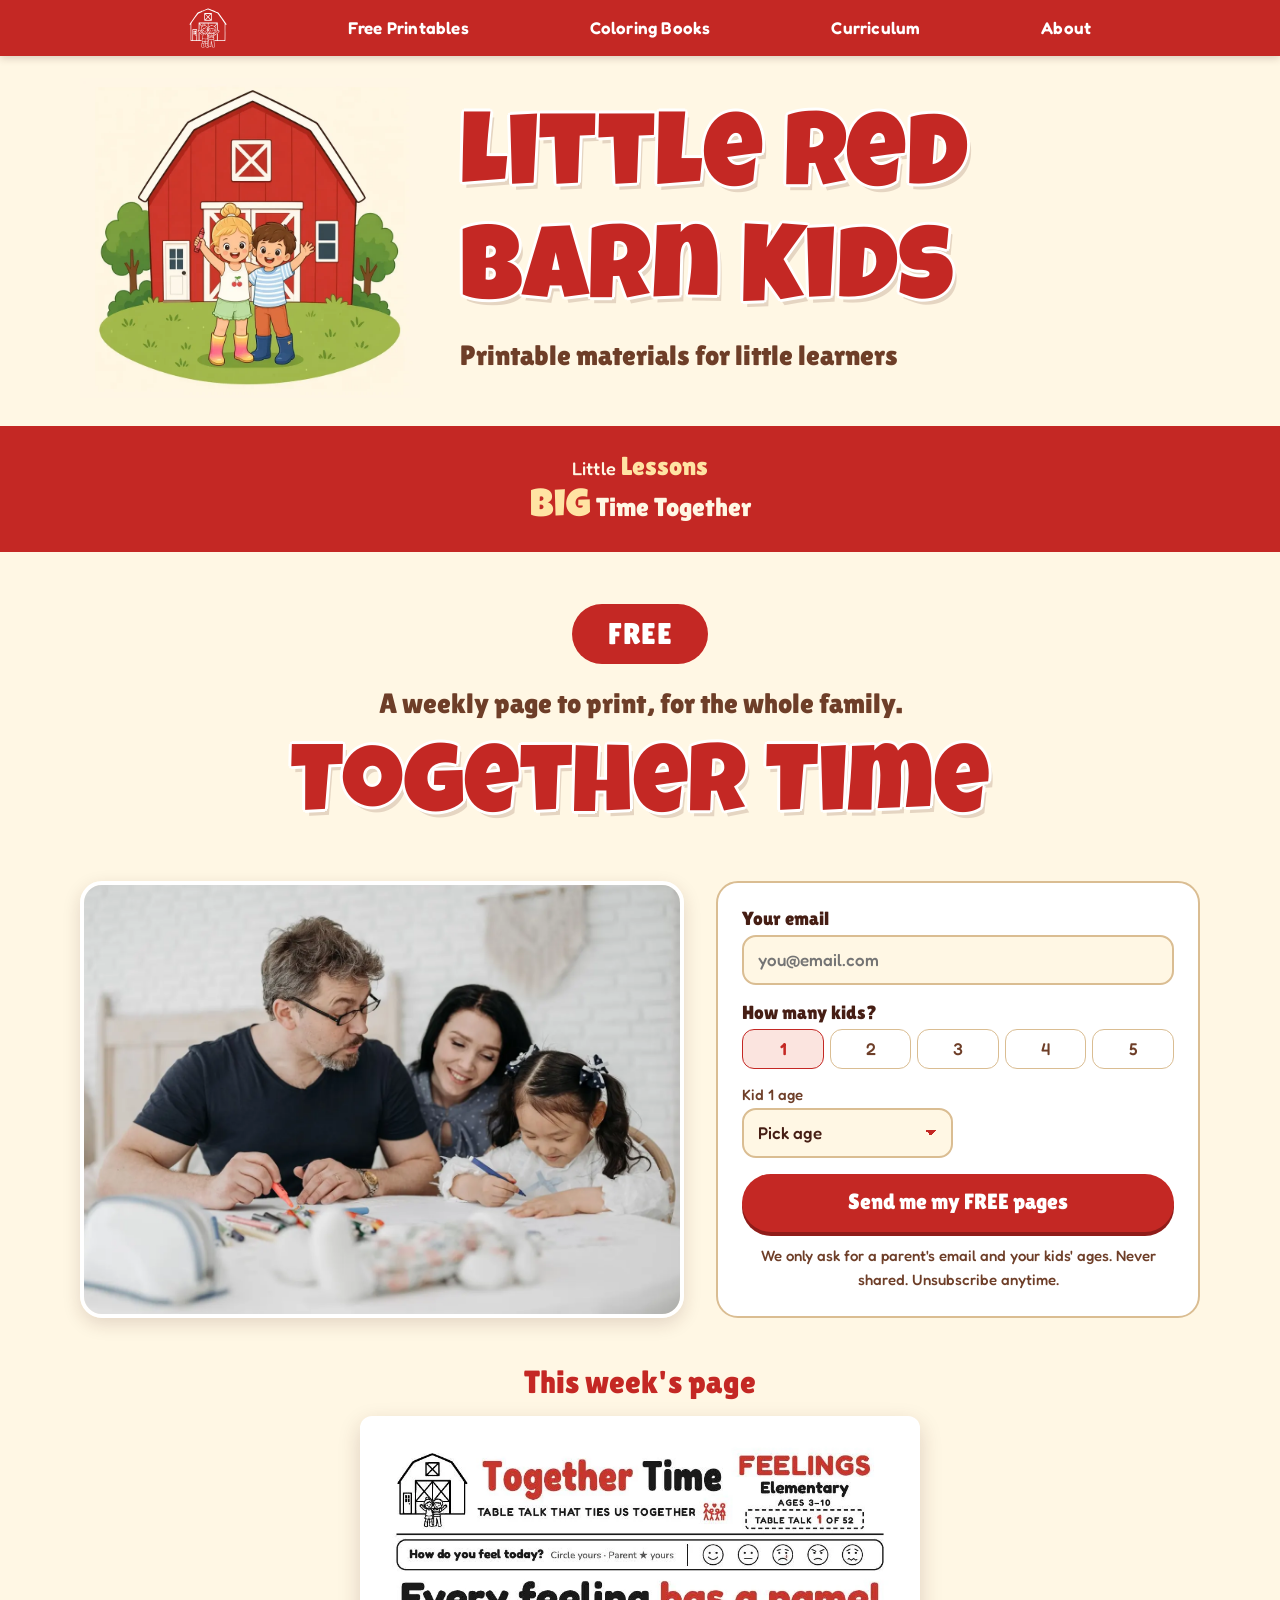
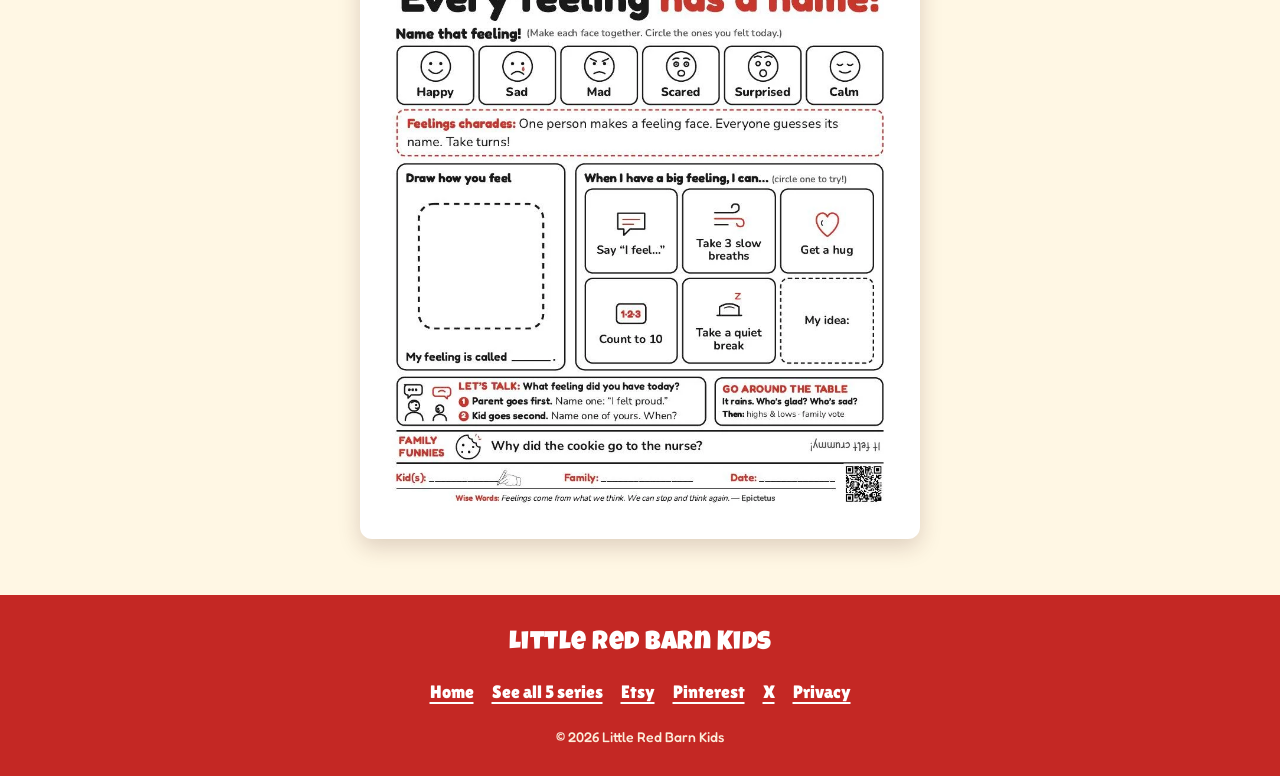
<file: familytogethertime/index.html>
<!doctype html>
<html lang="en">
<head>
<meta charset="utf-8">
<meta name="viewport" content="width=device-width,initial-scale=1">
<title>Together Time | Little Red Barn Kids</title>
<meta name="theme-color" content="#C42824">
<link rel="icon" type="image/png" href="../assets/img/favicon-48.png">
<link rel="preload" href="../assets/fonts/LuckiestGuy.woff2" as="font" type="font/woff2" crossorigin>
<link rel="stylesheet" href="../assets/style.css">
</head>
<body>
<nav class="nav" aria-label="Main">
  <div class="wrap">
    <a class="home" href="../" aria-label="Little Red Barn Kids home"><img src="../assets/img/lrbk_logo_bw_v3.svg" width="38" height="40" alt=""></a>
    <ul>
      <li><a href="../#free"><span class="lg">Free </span>Printables</a></li>
      <li><a href="../#books"><span class="lg">Coloring </span>Books</a></li>
      <li><a href="../#curriculum">Curriculum</a></li>
      <li><a href="../#about">About</a></li>
    </ul>
  </div>
</nav>
<header class="kp-head">
  <div class="wrap">
    <a class="homelink" href="../"><img class="art" src="../assets/img/hero_barn_kids_art.webp" width="892" height="840" alt="Painted red barn with a smiling girl and boy waving in front of it"></a>
    <div>
      <h1>Little Red Barn Kids</h1>
      <p class="sub">Printable materials for little learners</p>
    </div>
  </div>
  <p class="tagbar lbt lbt-stack" aria-label="Little Lessons, Big Time Together"><span class="lbt-l1"><span class="lbt-little">Little</span> <span class="lbt-hi">Lessons</span></span><span class="lbt-l2"><span class="lbt-big lbt-hi">Big</span> Time Together</span></p>
</header>

<main class="kp-main">
  <div class="wrap">
    <div class="kp-intro">
      <span class="pill big">FREE</span>
      <p class="free-line">A weekly page to print, for the whole family.</p>
      <h2>Together Time</h2>
    </div>
    <div class="kp-grid">
      <div class="photo"><img src="../assets/img/family_pexels_8205188.webp" width="1400" height="934" alt="A dad, a mom and their young daughter coloring together at a table" fetchpriority="high"></div>
      <!-- Kit form 10125983 (raw HTML embed). Same field names as the live Kit page: email_address, tags[] -->
      <form class="form" id="kf" action="https://app.kit.com/forms/10125983/subscriptions" method="post" data-sv-form="10125983">
        
        <div class="row"><label for="em">Your email</label><input id="em" name="email_address" type="email" inputmode="email" autocomplete="email" autocapitalize="off" autocorrect="off" spellcheck="false" placeholder="you@email.com" required></div>
        <div class="row"><span class="lab" id="kidsl">How many kids?</span>
          <div class="kids" role="group" aria-labelledby="kidsl"><button type="button" data-n="1" aria-pressed="true">1</button><button type="button" data-n="2" aria-pressed="false">2</button><button type="button" data-n="3" aria-pressed="false">3</button><button type="button" data-n="4" aria-pressed="false">4</button><button type="button" data-n="5" aria-pressed="false">5</button></div></div>
        <div class="row ages"><div><label class="k" for="age1">Kid 1 age</label><select id="age1" name="tags[]" required><option value="" disabled selected>Pick age</option><option value="25235959">Age 3</option><option value="25235960">Age 4</option><option value="25235961">Age 5</option><option value="25235963">Age 6</option><option value="25235964">Age 7</option><option value="25235966">Age 8</option><option value="25235968">Age 9</option><option value="25235981">Age 10</option><option value="25235982">Age 11</option><option value="25235983">Age 12</option><option value="25235985">Age 13</option><option value="25235986">Age 14</option><option value="25235987">Age 15</option><option value="25235989">Age 16</option><option value="25235991">Age 17</option><option value="25235992">Age 18</option><option value="25235993">Age 19</option><option value="25235995">Age 20</option><option value="25235999">Age 21</option></select></div><div hidden><label class="k" for="age2">Kid 2 age</label><select id="age2" name="tags[]" disabled><option value="" disabled selected>Pick age</option><option value="25235959">Age 3</option><option value="25235960">Age 4</option><option value="25235961">Age 5</option><option value="25235963">Age 6</option><option value="25235964">Age 7</option><option value="25235966">Age 8</option><option value="25235968">Age 9</option><option value="25235981">Age 10</option><option value="25235982">Age 11</option><option value="25235983">Age 12</option><option value="25235985">Age 13</option><option value="25235986">Age 14</option><option value="25235987">Age 15</option><option value="25235989">Age 16</option><option value="25235991">Age 17</option><option value="25235992">Age 18</option><option value="25235993">Age 19</option><option value="25235995">Age 20</option><option value="25235999">Age 21</option></select></div><div hidden><label class="k" for="age3">Kid 3 age</label><select id="age3" name="tags[]" disabled><option value="" disabled selected>Pick age</option><option value="25235959">Age 3</option><option value="25235960">Age 4</option><option value="25235961">Age 5</option><option value="25235963">Age 6</option><option value="25235964">Age 7</option><option value="25235966">Age 8</option><option value="25235968">Age 9</option><option value="25235981">Age 10</option><option value="25235982">Age 11</option><option value="25235983">Age 12</option><option value="25235985">Age 13</option><option value="25235986">Age 14</option><option value="25235987">Age 15</option><option value="25235989">Age 16</option><option value="25235991">Age 17</option><option value="25235992">Age 18</option><option value="25235993">Age 19</option><option value="25235995">Age 20</option><option value="25235999">Age 21</option></select></div><div hidden><label class="k" for="age4">Kid 4 age</label><select id="age4" name="tags[]" disabled><option value="" disabled selected>Pick age</option><option value="25235959">Age 3</option><option value="25235960">Age 4</option><option value="25235961">Age 5</option><option value="25235963">Age 6</option><option value="25235964">Age 7</option><option value="25235966">Age 8</option><option value="25235968">Age 9</option><option value="25235981">Age 10</option><option value="25235982">Age 11</option><option value="25235983">Age 12</option><option value="25235985">Age 13</option><option value="25235986">Age 14</option><option value="25235987">Age 15</option><option value="25235989">Age 16</option><option value="25235991">Age 17</option><option value="25235992">Age 18</option><option value="25235993">Age 19</option><option value="25235995">Age 20</option><option value="25235999">Age 21</option></select></div><div hidden><label class="k" for="age5">Kid 5 age</label><select id="age5" name="tags[]" disabled><option value="" disabled selected>Pick age</option><option value="25235959">Age 3</option><option value="25235960">Age 4</option><option value="25235961">Age 5</option><option value="25235963">Age 6</option><option value="25235964">Age 7</option><option value="25235966">Age 8</option><option value="25235968">Age 9</option><option value="25235981">Age 10</option><option value="25235982">Age 11</option><option value="25235983">Age 12</option><option value="25235985">Age 13</option><option value="25235986">Age 14</option><option value="25235987">Age 15</option><option value="25235989">Age 16</option><option value="25235991">Age 17</option><option value="25235992">Age 18</option><option value="25235993">Age 19</option><option value="25235995">Age 20</option><option value="25235999">Age 21</option></select></div></div>
        <button class="btn" type="submit">Send me my FREE pages</button>
        <p class="small">We only ask for a parent's email and your kids' ages. Never shared. Unsubscribe anytime.</p>
      </form>
    </div>
    <div class="kp-sample">
      <h3>This week's page</h3>
      <div class="sheet"><img src="../assets/img/kit/sample_familytogethertime.webp" width="935" height="1210" loading="lazy" alt="Sample page: Together Time Lesson 1: Every feeling has a name"></div>
    </div>
  </div>
</main>

<footer class="kp-foot">
  <div class="wrap fgrid">
    <div class="fbrand">Little Red Barn Kids</div>
    <ul class="flinks">
      <li><a href="../">Home</a></li>
      <li><a href="../togethertime/">See all 5 series</a></li>
      <li><a href="https://www.etsy.com/shop/LittleRedBarnKids">Etsy</a></li>
      <li><a href="https://www.pinterest.com/littleredbarnkids/">Pinterest</a></li>
      <li><a href="https://x.com/LilRedBarnKids">X</a></li>
      <li><a href="../privacy.html">Privacy</a></li>
    </ul>
    <p class="fine">&copy; 2026 Little Red Barn Kids</p>
  </div>
</footer>
<script>
(function(){
  var f=document.getElementById('kf'),bs=f.querySelectorAll('.kids button'),ds=f.querySelectorAll('.ages>div');
  function set(n){bs.forEach(function(b){b.setAttribute('aria-pressed',+b.dataset.n===n?'true':'false')});
    ds.forEach(function(d,i){var on=i<n,s=d.querySelector('select');d.hidden=!on;s.disabled=!on;s.required=on;});}
  bs.forEach(function(b){b.addEventListener('click',function(){set(+b.dataset.n)})});
  f.addEventListener('submit',function(e){var ck=f.querySelectorAll('.series-ck input');
    if(ck.length&&!f.querySelector('.series-ck input:checked')){e.preventDefault();document.getElementById('serr').textContent='Pick at least one series.';}});
  set(1);
})();
</script>
</body>
</html>
</file>
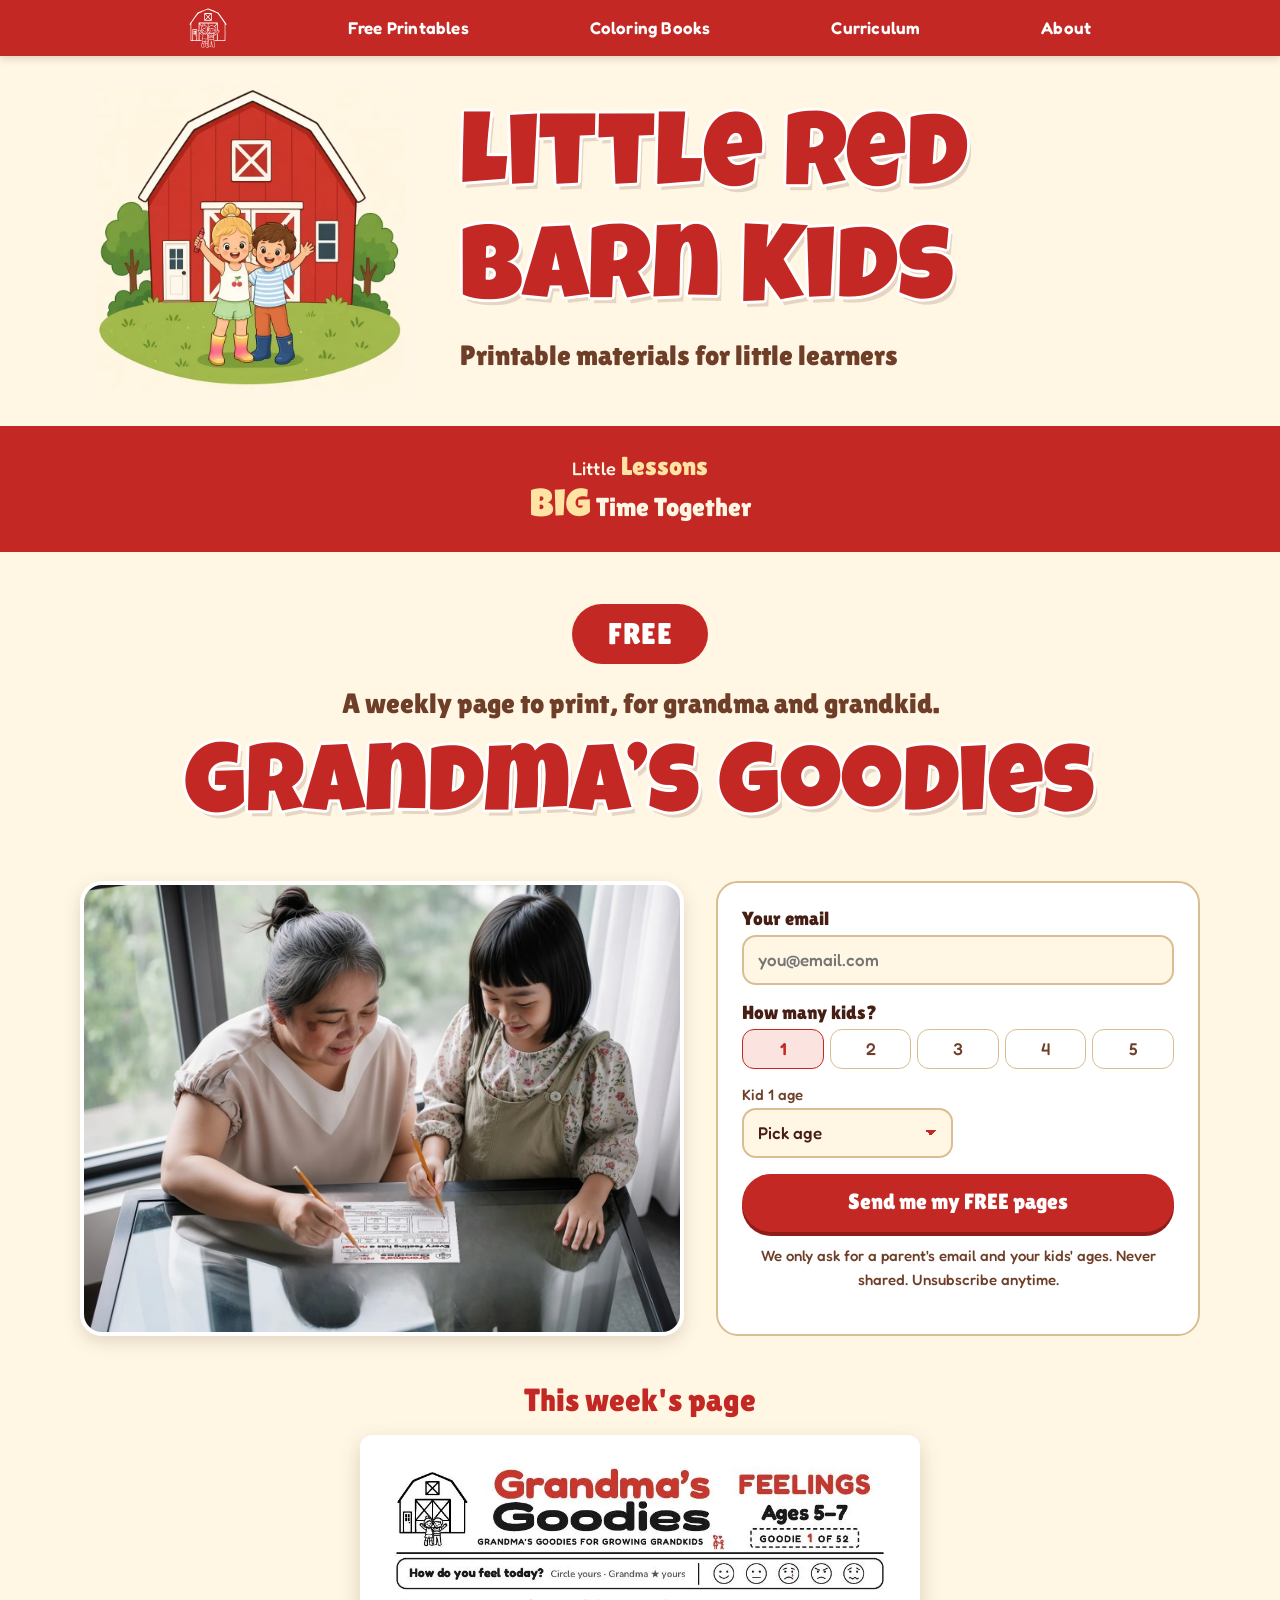
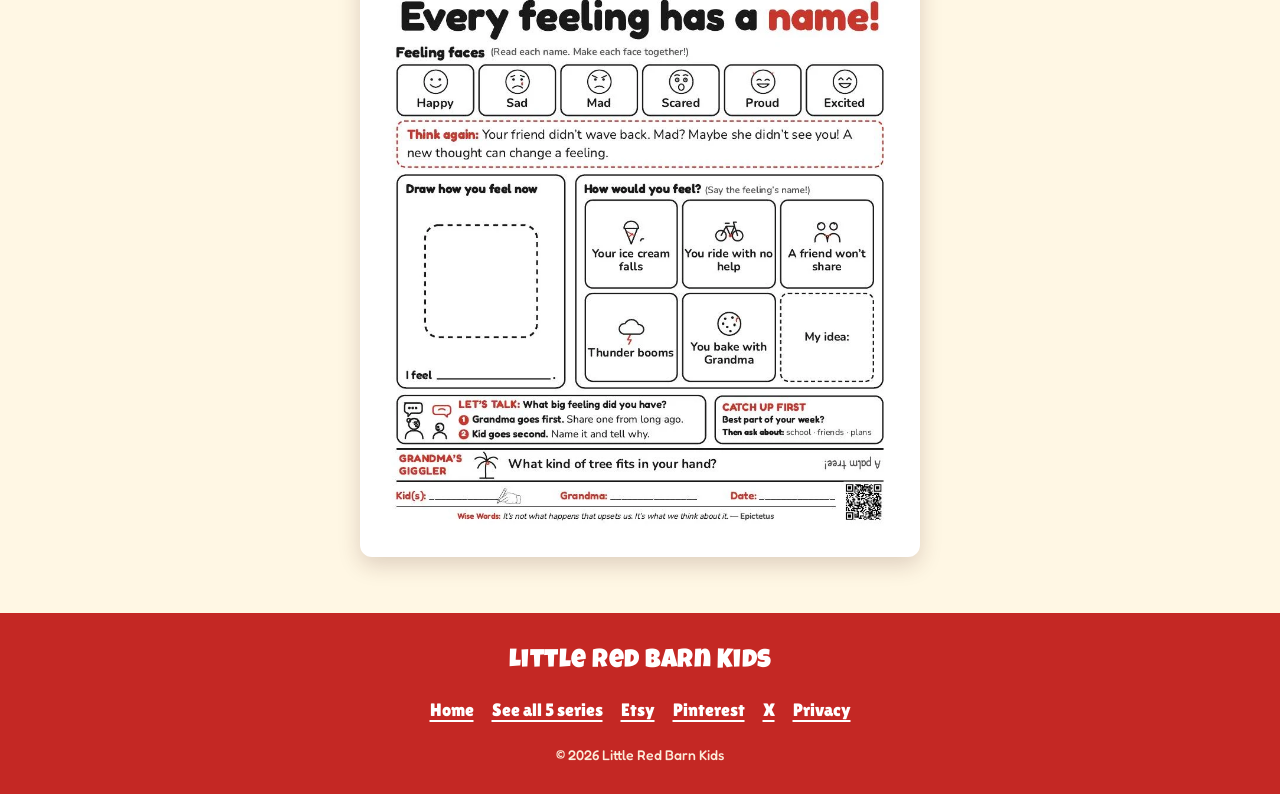
<file: grandmasgoodies/index.html>
<!doctype html>
<html lang="en">
<head>
<meta charset="utf-8">
<meta name="viewport" content="width=device-width,initial-scale=1">
<title>Grandma’s Goodies | Little Red Barn Kids</title>
<meta name="theme-color" content="#C42824">
<link rel="icon" type="image/png" href="../assets/img/favicon-48.png">
<link rel="preload" href="../assets/fonts/LuckiestGuy.woff2" as="font" type="font/woff2" crossorigin>
<link rel="stylesheet" href="../assets/style.css">
</head>
<body>
<nav class="nav" aria-label="Main">
  <div class="wrap">
    <a class="home" href="../" aria-label="Little Red Barn Kids home"><img src="../assets/img/lrbk_logo_bw_v3.svg" width="38" height="40" alt=""></a>
    <ul>
      <li><a href="../#free"><span class="lg">Free </span>Printables</a></li>
      <li><a href="../#books"><span class="lg">Coloring </span>Books</a></li>
      <li><a href="../#curriculum">Curriculum</a></li>
      <li><a href="../#about">About</a></li>
    </ul>
  </div>
</nav>
<header class="kp-head">
  <div class="wrap">
    <a class="homelink" href="../"><img class="art" src="../assets/img/hero_barn_kids_art.webp" width="892" height="840" alt="Painted red barn with a smiling girl and boy waving in front of it"></a>
    <div>
      <h1>Little Red Barn Kids</h1>
      <p class="sub">Printable materials for little learners</p>
    </div>
  </div>
  <p class="tagbar lbt lbt-stack" aria-label="Little Lessons, Big Time Together"><span class="lbt-l1"><span class="lbt-little">Little</span> <span class="lbt-hi">Lessons</span></span><span class="lbt-l2"><span class="lbt-big lbt-hi">Big</span> Time Together</span></p>
</header>

<main class="kp-main">
  <div class="wrap">
    <div class="kp-intro">
      <span class="pill big">FREE</span>
      <p class="free-line">A weekly page to print, for grandma and grandkid.</p>
      <h2>Grandma’s Goodies</h2>
    </div>
    <div class="kp-grid">
      <div class="photo"><img src="../assets/img/kit/photo_grandmasgoodies_v6.webp" width="1400" height="1050" alt="A grandma and her granddaughter smiling at a round table with a printed page" fetchpriority="high"></div>
      <!-- Kit form 10125949 (raw HTML embed). Same field names as the live Kit page: email_address, tags[] -->
      <form class="form" id="kf" action="https://app.kit.com/forms/10125949/subscriptions" method="post" data-sv-form="10125949">
        
        <div class="row"><label for="em">Your email</label><input id="em" name="email_address" type="email" inputmode="email" autocomplete="email" autocapitalize="off" autocorrect="off" spellcheck="false" placeholder="you@email.com" required></div>
        <div class="row"><span class="lab" id="kidsl">How many kids?</span>
          <div class="kids" role="group" aria-labelledby="kidsl"><button type="button" data-n="1" aria-pressed="true">1</button><button type="button" data-n="2" aria-pressed="false">2</button><button type="button" data-n="3" aria-pressed="false">3</button><button type="button" data-n="4" aria-pressed="false">4</button><button type="button" data-n="5" aria-pressed="false">5</button></div></div>
        <div class="row ages"><div><label class="k" for="age1">Kid 1 age</label><select id="age1" name="tags[]" required><option value="" disabled selected>Pick age</option><optgroup label="Ages 3&ndash;4"><option value="25235959">Age 3</option><option value="25235960">Age 4</option></optgroup><optgroup label="Ages 5&ndash;7"><option value="25235961">Age 5</option><option value="25235963">Age 6</option><option value="25235964">Age 7</option></optgroup><optgroup label="Ages 8&ndash;10"><option value="25235966">Age 8</option><option value="25235968">Age 9</option><option value="25235981">Age 10</option></optgroup><optgroup label="Ages 11&ndash;14"><option value="25235982">Age 11</option><option value="25235983">Age 12</option><option value="25235985">Age 13</option><option value="25235986">Age 14</option></optgroup><optgroup label="Ages 15&ndash;21"><option value="25235987">Age 15</option><option value="25235989">Age 16</option><option value="25235991">Age 17</option><option value="25235992">Age 18</option><option value="25235993">Age 19</option><option value="25235995">Age 20</option><option value="25235999">Age 21</option></optgroup></select></div><div hidden><label class="k" for="age2">Kid 2 age</label><select id="age2" name="tags[]" disabled><option value="" disabled selected>Pick age</option><optgroup label="Ages 3&ndash;4"><option value="25235959">Age 3</option><option value="25235960">Age 4</option></optgroup><optgroup label="Ages 5&ndash;7"><option value="25235961">Age 5</option><option value="25235963">Age 6</option><option value="25235964">Age 7</option></optgroup><optgroup label="Ages 8&ndash;10"><option value="25235966">Age 8</option><option value="25235968">Age 9</option><option value="25235981">Age 10</option></optgroup><optgroup label="Ages 11&ndash;14"><option value="25235982">Age 11</option><option value="25235983">Age 12</option><option value="25235985">Age 13</option><option value="25235986">Age 14</option></optgroup><optgroup label="Ages 15&ndash;21"><option value="25235987">Age 15</option><option value="25235989">Age 16</option><option value="25235991">Age 17</option><option value="25235992">Age 18</option><option value="25235993">Age 19</option><option value="25235995">Age 20</option><option value="25235999">Age 21</option></optgroup></select></div><div hidden><label class="k" for="age3">Kid 3 age</label><select id="age3" name="tags[]" disabled><option value="" disabled selected>Pick age</option><optgroup label="Ages 3&ndash;4"><option value="25235959">Age 3</option><option value="25235960">Age 4</option></optgroup><optgroup label="Ages 5&ndash;7"><option value="25235961">Age 5</option><option value="25235963">Age 6</option><option value="25235964">Age 7</option></optgroup><optgroup label="Ages 8&ndash;10"><option value="25235966">Age 8</option><option value="25235968">Age 9</option><option value="25235981">Age 10</option></optgroup><optgroup label="Ages 11&ndash;14"><option value="25235982">Age 11</option><option value="25235983">Age 12</option><option value="25235985">Age 13</option><option value="25235986">Age 14</option></optgroup><optgroup label="Ages 15&ndash;21"><option value="25235987">Age 15</option><option value="25235989">Age 16</option><option value="25235991">Age 17</option><option value="25235992">Age 18</option><option value="25235993">Age 19</option><option value="25235995">Age 20</option><option value="25235999">Age 21</option></optgroup></select></div><div hidden><label class="k" for="age4">Kid 4 age</label><select id="age4" name="tags[]" disabled><option value="" disabled selected>Pick age</option><optgroup label="Ages 3&ndash;4"><option value="25235959">Age 3</option><option value="25235960">Age 4</option></optgroup><optgroup label="Ages 5&ndash;7"><option value="25235961">Age 5</option><option value="25235963">Age 6</option><option value="25235964">Age 7</option></optgroup><optgroup label="Ages 8&ndash;10"><option value="25235966">Age 8</option><option value="25235968">Age 9</option><option value="25235981">Age 10</option></optgroup><optgroup label="Ages 11&ndash;14"><option value="25235982">Age 11</option><option value="25235983">Age 12</option><option value="25235985">Age 13</option><option value="25235986">Age 14</option></optgroup><optgroup label="Ages 15&ndash;21"><option value="25235987">Age 15</option><option value="25235989">Age 16</option><option value="25235991">Age 17</option><option value="25235992">Age 18</option><option value="25235993">Age 19</option><option value="25235995">Age 20</option><option value="25235999">Age 21</option></optgroup></select></div><div hidden><label class="k" for="age5">Kid 5 age</label><select id="age5" name="tags[]" disabled><option value="" disabled selected>Pick age</option><optgroup label="Ages 3&ndash;4"><option value="25235959">Age 3</option><option value="25235960">Age 4</option></optgroup><optgroup label="Ages 5&ndash;7"><option value="25235961">Age 5</option><option value="25235963">Age 6</option><option value="25235964">Age 7</option></optgroup><optgroup label="Ages 8&ndash;10"><option value="25235966">Age 8</option><option value="25235968">Age 9</option><option value="25235981">Age 10</option></optgroup><optgroup label="Ages 11&ndash;14"><option value="25235982">Age 11</option><option value="25235983">Age 12</option><option value="25235985">Age 13</option><option value="25235986">Age 14</option></optgroup><optgroup label="Ages 15&ndash;21"><option value="25235987">Age 15</option><option value="25235989">Age 16</option><option value="25235991">Age 17</option><option value="25235992">Age 18</option><option value="25235993">Age 19</option><option value="25235995">Age 20</option><option value="25235999">Age 21</option></optgroup></select></div></div>
        <button class="btn" type="submit">Send me my FREE pages</button>
        <p class="small">We only ask for a parent's email and your kids' ages. Never shared. Unsubscribe anytime.</p>
      </form>
    </div>
    <div class="kp-sample">
      <h3>This week's page</h3>
      <div class="sheet"><img src="../assets/img/kit/sample_grandmasgoodies.webp" width="935" height="1210" loading="lazy" alt="Sample page: Grandma’s Goodies Lesson 1: Every feeling has a name"></div>
    </div>
  </div>
</main>

<footer class="kp-foot">
  <div class="wrap fgrid">
    <div class="fbrand">Little Red Barn Kids</div>
    <ul class="flinks">
      <li><a href="../">Home</a></li>
      <li><a href="../togethertime/">See all 5 series</a></li>
      <li><a href="https://www.etsy.com/shop/LittleRedBarnKids">Etsy</a></li>
      <li><a href="https://www.pinterest.com/littleredbarnkids/">Pinterest</a></li>
      <li><a href="https://x.com/LilRedBarnKids">X</a></li>
      <li><a href="../privacy.html">Privacy</a></li>
    </ul>
    <p class="fine">&copy; 2026 Little Red Barn Kids</p>
  </div>
</footer>
<script>
(function(){
  var f=document.getElementById('kf'),bs=f.querySelectorAll('.kids button'),ds=f.querySelectorAll('.ages>div');
  function set(n){bs.forEach(function(b){b.setAttribute('aria-pressed',+b.dataset.n===n?'true':'false')});
    ds.forEach(function(d,i){var on=i<n,s=d.querySelector('select');d.hidden=!on;s.disabled=!on;s.required=on;});}
  bs.forEach(function(b){b.addEventListener('click',function(){set(+b.dataset.n)})});
  f.addEventListener('submit',function(e){var ck=f.querySelectorAll('.series-ck input');
    if(ck.length&&!f.querySelector('.series-ck input:checked')){e.preventDefault();document.getElementById('serr').textContent='Pick at least one series.';}});
  set(1);
})();
</script>
</body>
</html>
</file>
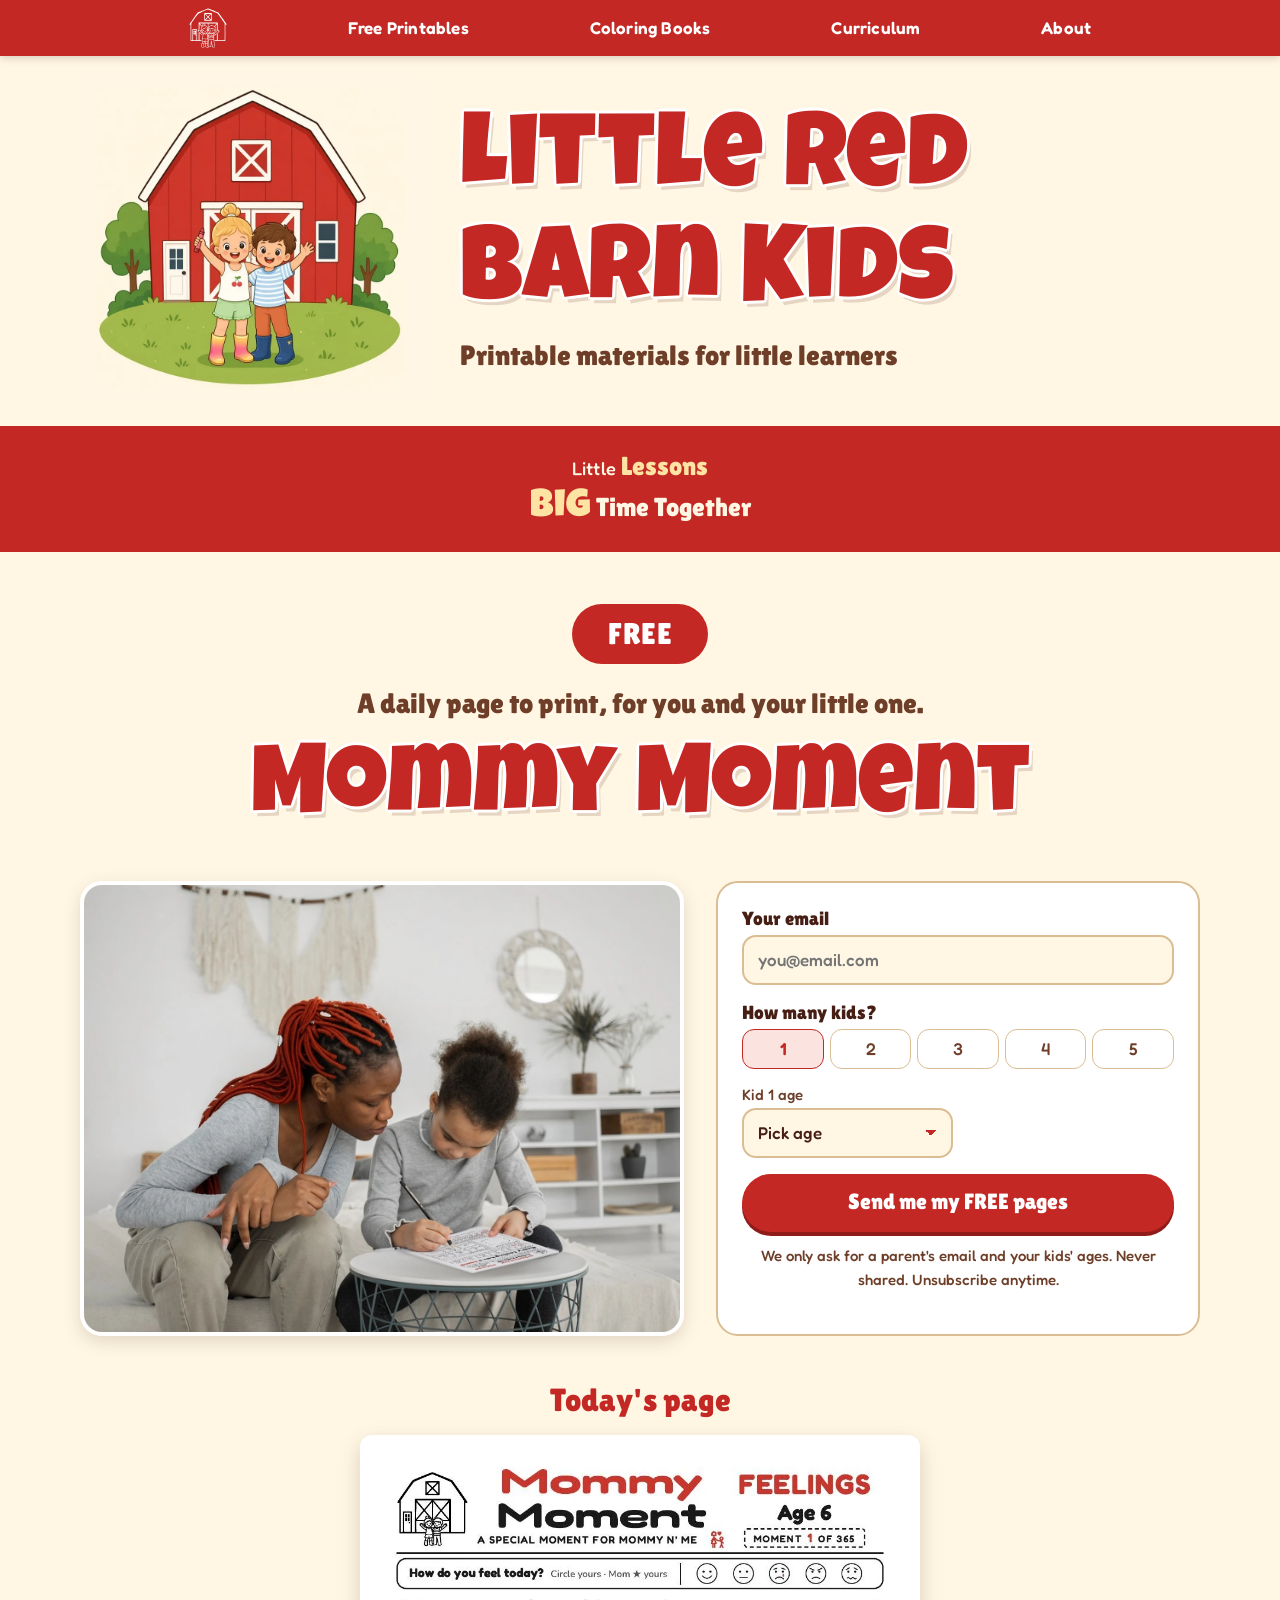
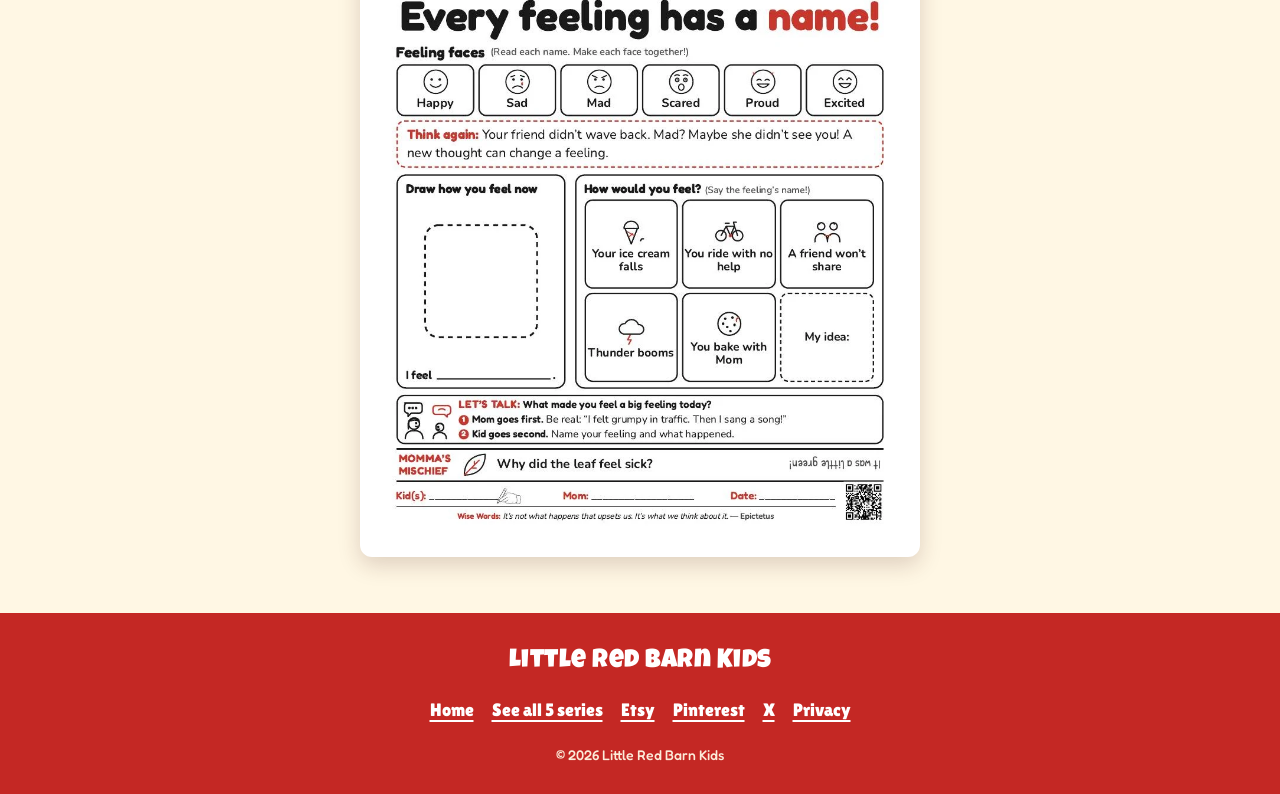
<file: mommymoment/index.html>
<!doctype html>
<html lang="en">
<head>
<meta charset="utf-8">
<meta name="viewport" content="width=device-width,initial-scale=1">
<title>Mommy Moment | Little Red Barn Kids</title>
<meta name="theme-color" content="#C42824">
<link rel="icon" type="image/png" href="../assets/img/favicon-48.png">
<link rel="preload" href="../assets/fonts/LuckiestGuy.woff2" as="font" type="font/woff2" crossorigin>
<link rel="stylesheet" href="../assets/style.css">
</head>
<body>
<nav class="nav" aria-label="Main">
  <div class="wrap">
    <a class="home" href="../" aria-label="Little Red Barn Kids home"><img src="../assets/img/lrbk_logo_bw_v3.svg" width="38" height="40" alt=""></a>
    <ul>
      <li><a href="../#free"><span class="lg">Free </span>Printables</a></li>
      <li><a href="../#books"><span class="lg">Coloring </span>Books</a></li>
      <li><a href="../#curriculum">Curriculum</a></li>
      <li><a href="../#about">About</a></li>
    </ul>
  </div>
</nav>
<header class="kp-head">
  <div class="wrap">
    <a class="homelink" href="../"><img class="art" src="../assets/img/hero_barn_kids_art.webp" width="892" height="840" alt="Painted red barn with a smiling girl and boy waving in front of it"></a>
    <div>
      <h1>Little Red Barn Kids</h1>
      <p class="sub">Printable materials for little learners</p>
    </div>
  </div>
  <p class="tagbar lbt lbt-stack" aria-label="Little Lessons, Big Time Together"><span class="lbt-l1"><span class="lbt-little">Little</span> <span class="lbt-hi">Lessons</span></span><span class="lbt-l2"><span class="lbt-big lbt-hi">Big</span> Time Together</span></p>
</header>

<main class="kp-main">
  <div class="wrap">
    <div class="kp-intro">
      <span class="pill big">FREE</span>
      <p class="free-line">A daily page to print, for you and your little one.</p>
      <h2>Mommy Moment</h2>
    </div>
    <div class="kp-grid">
      <div class="photo"><img src="../assets/img/kit/photo_mommymoment_v8.webp" width="1400" height="1050" alt="A mom and her daughter drawing together at the table" fetchpriority="high"></div>
      <!-- Kit form 10125895 (raw HTML embed). Same field names as the live Kit page: email_address, tags[] -->
      <form class="form" id="kf" action="https://app.kit.com/forms/10125895/subscriptions" method="post" data-sv-form="10125895">
        
        <div class="row"><label for="em">Your email</label><input id="em" name="email_address" type="email" inputmode="email" autocomplete="email" autocapitalize="off" autocorrect="off" spellcheck="false" placeholder="you@email.com" required></div>
        <div class="row"><span class="lab" id="kidsl">How many kids?</span>
          <div class="kids" role="group" aria-labelledby="kidsl"><button type="button" data-n="1" aria-pressed="true">1</button><button type="button" data-n="2" aria-pressed="false">2</button><button type="button" data-n="3" aria-pressed="false">3</button><button type="button" data-n="4" aria-pressed="false">4</button><button type="button" data-n="5" aria-pressed="false">5</button></div></div>
        <div class="row ages"><div><label class="k" for="age1">Kid 1 age</label><select id="age1" name="tags[]" required><option value="" disabled selected>Pick age</option><option value="25235959">Age 3</option><option value="25235960">Age 4</option><option value="25235961">Age 5</option><option value="25235963">Age 6</option><option value="25235964">Age 7</option><option value="25235966">Age 8</option><option value="25235968">Age 9</option><option value="25235981">Age 10</option><option value="25235982">Age 11</option><option value="25235983">Age 12</option><option value="25235985">Age 13</option><option value="25235986">Age 14</option><option value="25235987">Age 15</option><option value="25235989">Age 16</option><option value="25235991">Age 17</option><option value="25235992">Age 18</option><option value="25235993">Age 19</option><option value="25235995">Age 20</option><option value="25235999">Age 21</option></select></div><div hidden><label class="k" for="age2">Kid 2 age</label><select id="age2" name="tags[]" disabled><option value="" disabled selected>Pick age</option><option value="25235959">Age 3</option><option value="25235960">Age 4</option><option value="25235961">Age 5</option><option value="25235963">Age 6</option><option value="25235964">Age 7</option><option value="25235966">Age 8</option><option value="25235968">Age 9</option><option value="25235981">Age 10</option><option value="25235982">Age 11</option><option value="25235983">Age 12</option><option value="25235985">Age 13</option><option value="25235986">Age 14</option><option value="25235987">Age 15</option><option value="25235989">Age 16</option><option value="25235991">Age 17</option><option value="25235992">Age 18</option><option value="25235993">Age 19</option><option value="25235995">Age 20</option><option value="25235999">Age 21</option></select></div><div hidden><label class="k" for="age3">Kid 3 age</label><select id="age3" name="tags[]" disabled><option value="" disabled selected>Pick age</option><option value="25235959">Age 3</option><option value="25235960">Age 4</option><option value="25235961">Age 5</option><option value="25235963">Age 6</option><option value="25235964">Age 7</option><option value="25235966">Age 8</option><option value="25235968">Age 9</option><option value="25235981">Age 10</option><option value="25235982">Age 11</option><option value="25235983">Age 12</option><option value="25235985">Age 13</option><option value="25235986">Age 14</option><option value="25235987">Age 15</option><option value="25235989">Age 16</option><option value="25235991">Age 17</option><option value="25235992">Age 18</option><option value="25235993">Age 19</option><option value="25235995">Age 20</option><option value="25235999">Age 21</option></select></div><div hidden><label class="k" for="age4">Kid 4 age</label><select id="age4" name="tags[]" disabled><option value="" disabled selected>Pick age</option><option value="25235959">Age 3</option><option value="25235960">Age 4</option><option value="25235961">Age 5</option><option value="25235963">Age 6</option><option value="25235964">Age 7</option><option value="25235966">Age 8</option><option value="25235968">Age 9</option><option value="25235981">Age 10</option><option value="25235982">Age 11</option><option value="25235983">Age 12</option><option value="25235985">Age 13</option><option value="25235986">Age 14</option><option value="25235987">Age 15</option><option value="25235989">Age 16</option><option value="25235991">Age 17</option><option value="25235992">Age 18</option><option value="25235993">Age 19</option><option value="25235995">Age 20</option><option value="25235999">Age 21</option></select></div><div hidden><label class="k" for="age5">Kid 5 age</label><select id="age5" name="tags[]" disabled><option value="" disabled selected>Pick age</option><option value="25235959">Age 3</option><option value="25235960">Age 4</option><option value="25235961">Age 5</option><option value="25235963">Age 6</option><option value="25235964">Age 7</option><option value="25235966">Age 8</option><option value="25235968">Age 9</option><option value="25235981">Age 10</option><option value="25235982">Age 11</option><option value="25235983">Age 12</option><option value="25235985">Age 13</option><option value="25235986">Age 14</option><option value="25235987">Age 15</option><option value="25235989">Age 16</option><option value="25235991">Age 17</option><option value="25235992">Age 18</option><option value="25235993">Age 19</option><option value="25235995">Age 20</option><option value="25235999">Age 21</option></select></div></div>
        <button class="btn" type="submit">Send me my FREE pages</button>
        <p class="small">We only ask for a parent's email and your kids' ages. Never shared. Unsubscribe anytime.</p>
      </form>
    </div>
    <div class="kp-sample">
      <h3>Today's page</h3>
      <div class="sheet"><img src="../assets/img/kit/sample_mommymoment.webp" width="935" height="1210" loading="lazy" alt="Sample page: Mommy Moment Lesson 1: Every feeling has a name"></div>
    </div>
  </div>
</main>

<footer class="kp-foot">
  <div class="wrap fgrid">
    <div class="fbrand">Little Red Barn Kids</div>
    <ul class="flinks">
      <li><a href="../">Home</a></li>
      <li><a href="../togethertime/">See all 5 series</a></li>
      <li><a href="https://www.etsy.com/shop/LittleRedBarnKids">Etsy</a></li>
      <li><a href="https://www.pinterest.com/littleredbarnkids/">Pinterest</a></li>
      <li><a href="https://x.com/LilRedBarnKids">X</a></li>
      <li><a href="../privacy.html">Privacy</a></li>
    </ul>
    <p class="fine">&copy; 2026 Little Red Barn Kids</p>
  </div>
</footer>
<script>
(function(){
  var f=document.getElementById('kf'),bs=f.querySelectorAll('.kids button'),ds=f.querySelectorAll('.ages>div');
  function set(n){bs.forEach(function(b){b.setAttribute('aria-pressed',+b.dataset.n===n?'true':'false')});
    ds.forEach(function(d,i){var on=i<n,s=d.querySelector('select');d.hidden=!on;s.disabled=!on;s.required=on;});}
  bs.forEach(function(b){b.addEventListener('click',function(){set(+b.dataset.n)})});
  f.addEventListener('submit',function(e){var ck=f.querySelectorAll('.series-ck input');
    if(ck.length&&!f.querySelector('.series-ck input:checked')){e.preventDefault();document.getElementById('serr').textContent='Pick at least one series.';}});
  set(1);
})();
</script>
</body>
</html>
</file>
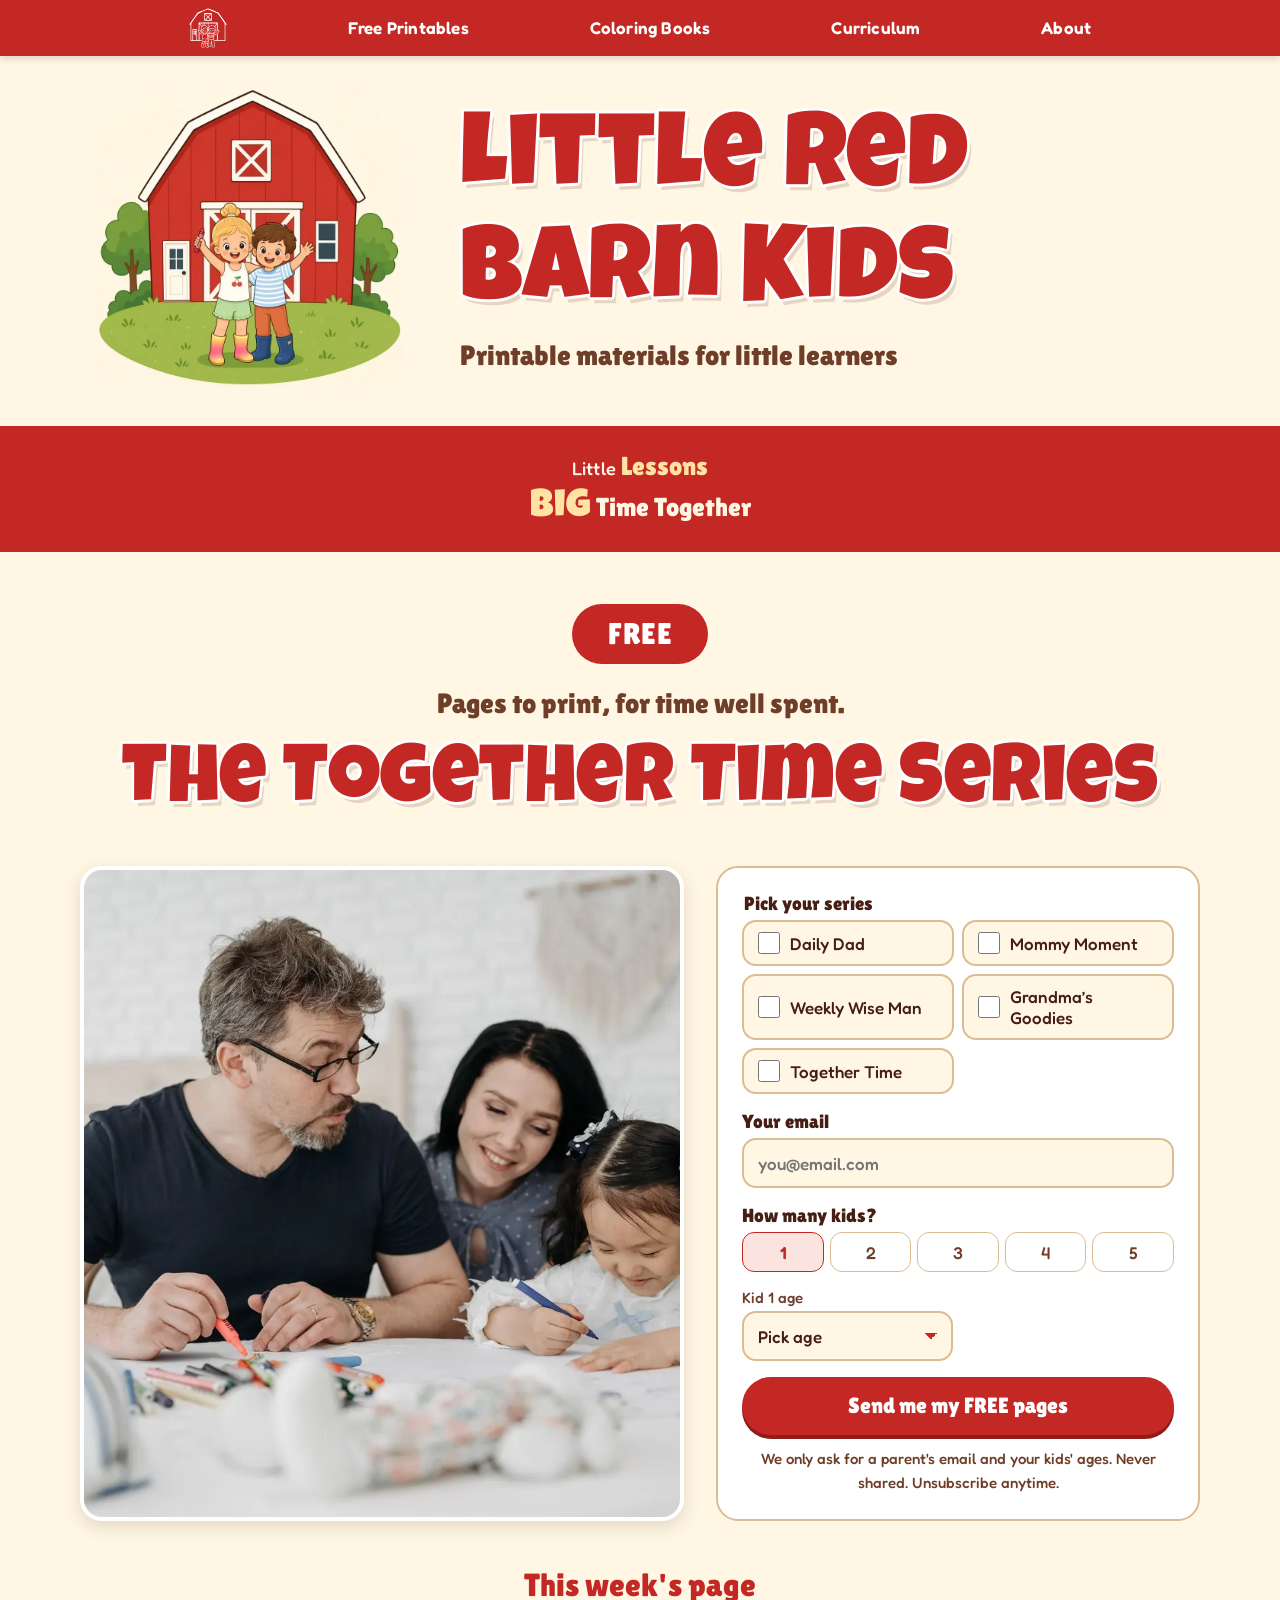
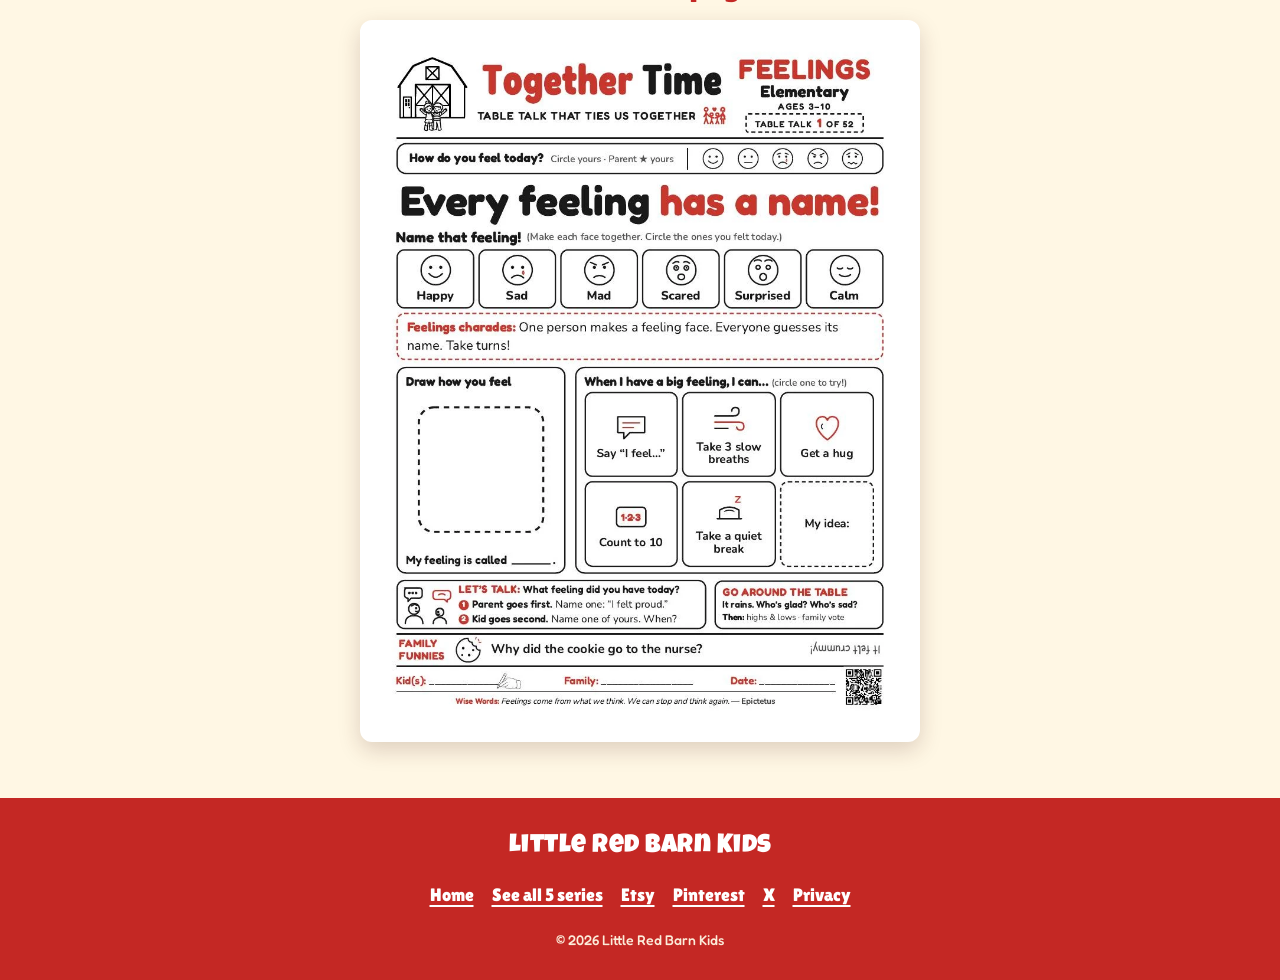
<file: togethertime/index.html>
<!doctype html>
<html lang="en">
<head>
<meta charset="utf-8">
<meta name="viewport" content="width=device-width,initial-scale=1">
<title>The Together Time Series | Little Red Barn Kids</title>
<meta name="theme-color" content="#C42824">
<link rel="icon" type="image/png" href="../assets/img/favicon-48.png">
<link rel="preload" href="../assets/fonts/LuckiestGuy.woff2" as="font" type="font/woff2" crossorigin>
<link rel="stylesheet" href="../assets/style.css">
</head>
<body>
<nav class="nav" aria-label="Main">
  <div class="wrap">
    <a class="home" href="../" aria-label="Little Red Barn Kids home"><img src="../assets/img/lrbk_logo_bw_v3.svg" width="38" height="40" alt=""></a>
    <ul>
      <li><a href="../#free"><span class="lg">Free </span>Printables</a></li>
      <li><a href="../#books"><span class="lg">Coloring </span>Books</a></li>
      <li><a href="../#curriculum">Curriculum</a></li>
      <li><a href="../#about">About</a></li>
    </ul>
  </div>
</nav>
<header class="kp-head">
  <div class="wrap">
    <a class="homelink" href="../"><img class="art" src="../assets/img/hero_barn_kids_art.webp" width="892" height="840" alt="Painted red barn with a smiling girl and boy waving in front of it"></a>
    <div>
      <h1>Little Red Barn Kids</h1>
      <p class="sub">Printable materials for little learners</p>
    </div>
  </div>
  <p class="tagbar lbt lbt-stack" aria-label="Little Lessons, Big Time Together"><span class="lbt-l1"><span class="lbt-little">Little</span> <span class="lbt-hi">Lessons</span></span><span class="lbt-l2"><span class="lbt-big lbt-hi">Big</span> Time Together</span></p>
</header>

<main class="kp-main">
  <div class="wrap">
    <div class="kp-intro kp-hub">
      <span class="pill big">FREE</span>
      <p class="free-line">Pages to print, for time well spent.</p>
      <h2>The Together Time Series</h2>
    </div>
    <div class="kp-grid">
      <div class="photo"><img src="../assets/img/family_pexels_8205188.webp" width="1400" height="934" alt="A dad, a mom and their young daughter coloring together at a table" fetchpriority="high"></div>
      <!-- Kit form 10126009 (raw HTML embed). Same field names as the live Kit page: email_address, tags[] -->
      <form class="form" id="kf" action="https://app.kit.com/forms/10126009/subscriptions" method="post" data-sv-form="10126009">
        <fieldset class="row" style="border:0;padding:0;margin:0 0 16px"><legend class="lab">Pick your series</legend><div class="series-ck"><label><input type="checkbox" name="tags[]" value="25231930">Daily Dad</label><label><input type="checkbox" name="tags[]" value="25231999">Mommy Moment</label><label><input type="checkbox" name="tags[]" value="25232029">Weekly Wise Man</label><label><input type="checkbox" name="tags[]" value="25232063">Grandma’s Goodies</label><label><input type="checkbox" name="tags[]" value="25232081">Together Time</label></div><p class="err" id="serr"></p></fieldset>
        <div class="row"><label for="em">Your email</label><input id="em" name="email_address" type="email" inputmode="email" autocomplete="email" autocapitalize="off" autocorrect="off" spellcheck="false" placeholder="you@email.com" required></div>
        <div class="row"><span class="lab" id="kidsl">How many kids?</span>
          <div class="kids" role="group" aria-labelledby="kidsl"><button type="button" data-n="1" aria-pressed="true">1</button><button type="button" data-n="2" aria-pressed="false">2</button><button type="button" data-n="3" aria-pressed="false">3</button><button type="button" data-n="4" aria-pressed="false">4</button><button type="button" data-n="5" aria-pressed="false">5</button></div></div>
        <div class="row ages"><div><label class="k" for="age1">Kid 1 age</label><select id="age1" name="tags[]" required><option value="" disabled selected>Pick age</option><option value="25235959">Age 3</option><option value="25235960">Age 4</option><option value="25235961">Age 5</option><option value="25235963">Age 6</option><option value="25235964">Age 7</option><option value="25235966">Age 8</option><option value="25235968">Age 9</option><option value="25235981">Age 10</option><option value="25235982">Age 11</option><option value="25235983">Age 12</option><option value="25235985">Age 13</option><option value="25235986">Age 14</option><option value="25235987">Age 15</option><option value="25235989">Age 16</option><option value="25235991">Age 17</option><option value="25235992">Age 18</option><option value="25235993">Age 19</option><option value="25235995">Age 20</option><option value="25235999">Age 21</option></select></div><div hidden><label class="k" for="age2">Kid 2 age</label><select id="age2" name="tags[]" disabled><option value="" disabled selected>Pick age</option><option value="25235959">Age 3</option><option value="25235960">Age 4</option><option value="25235961">Age 5</option><option value="25235963">Age 6</option><option value="25235964">Age 7</option><option value="25235966">Age 8</option><option value="25235968">Age 9</option><option value="25235981">Age 10</option><option value="25235982">Age 11</option><option value="25235983">Age 12</option><option value="25235985">Age 13</option><option value="25235986">Age 14</option><option value="25235987">Age 15</option><option value="25235989">Age 16</option><option value="25235991">Age 17</option><option value="25235992">Age 18</option><option value="25235993">Age 19</option><option value="25235995">Age 20</option><option value="25235999">Age 21</option></select></div><div hidden><label class="k" for="age3">Kid 3 age</label><select id="age3" name="tags[]" disabled><option value="" disabled selected>Pick age</option><option value="25235959">Age 3</option><option value="25235960">Age 4</option><option value="25235961">Age 5</option><option value="25235963">Age 6</option><option value="25235964">Age 7</option><option value="25235966">Age 8</option><option value="25235968">Age 9</option><option value="25235981">Age 10</option><option value="25235982">Age 11</option><option value="25235983">Age 12</option><option value="25235985">Age 13</option><option value="25235986">Age 14</option><option value="25235987">Age 15</option><option value="25235989">Age 16</option><option value="25235991">Age 17</option><option value="25235992">Age 18</option><option value="25235993">Age 19</option><option value="25235995">Age 20</option><option value="25235999">Age 21</option></select></div><div hidden><label class="k" for="age4">Kid 4 age</label><select id="age4" name="tags[]" disabled><option value="" disabled selected>Pick age</option><option value="25235959">Age 3</option><option value="25235960">Age 4</option><option value="25235961">Age 5</option><option value="25235963">Age 6</option><option value="25235964">Age 7</option><option value="25235966">Age 8</option><option value="25235968">Age 9</option><option value="25235981">Age 10</option><option value="25235982">Age 11</option><option value="25235983">Age 12</option><option value="25235985">Age 13</option><option value="25235986">Age 14</option><option value="25235987">Age 15</option><option value="25235989">Age 16</option><option value="25235991">Age 17</option><option value="25235992">Age 18</option><option value="25235993">Age 19</option><option value="25235995">Age 20</option><option value="25235999">Age 21</option></select></div><div hidden><label class="k" for="age5">Kid 5 age</label><select id="age5" name="tags[]" disabled><option value="" disabled selected>Pick age</option><option value="25235959">Age 3</option><option value="25235960">Age 4</option><option value="25235961">Age 5</option><option value="25235963">Age 6</option><option value="25235964">Age 7</option><option value="25235966">Age 8</option><option value="25235968">Age 9</option><option value="25235981">Age 10</option><option value="25235982">Age 11</option><option value="25235983">Age 12</option><option value="25235985">Age 13</option><option value="25235986">Age 14</option><option value="25235987">Age 15</option><option value="25235989">Age 16</option><option value="25235991">Age 17</option><option value="25235992">Age 18</option><option value="25235993">Age 19</option><option value="25235995">Age 20</option><option value="25235999">Age 21</option></select></div></div>
        <button class="btn" type="submit">Send me my FREE pages</button>
        <p class="small">We only ask for a parent's email and your kids' ages. Never shared. Unsubscribe anytime.</p>
      </form>
    </div>
    <div class="kp-sample">
      <h3>This week's page</h3>
      <div class="sheet"><img src="../assets/img/kit/sample_familytogethertime.webp" width="935" height="1210" loading="lazy" alt="Sample page: Together Time Lesson 1: Every feeling has a name"></div>
    </div>
  </div>
</main>

<footer class="kp-foot">
  <div class="wrap fgrid">
    <div class="fbrand">Little Red Barn Kids</div>
    <ul class="flinks">
      <li><a href="../">Home</a></li>
      <li><a href="../togethertime/">See all 5 series</a></li>
      <li><a href="https://www.etsy.com/shop/LittleRedBarnKids">Etsy</a></li>
      <li><a href="https://www.pinterest.com/littleredbarnkids/">Pinterest</a></li>
      <li><a href="https://x.com/LilRedBarnKids">X</a></li>
      <li><a href="../privacy.html">Privacy</a></li>
    </ul>
    <p class="fine">&copy; 2026 Little Red Barn Kids</p>
  </div>
</footer>
<script>
(function(){
  var f=document.getElementById('kf'),bs=f.querySelectorAll('.kids button'),ds=f.querySelectorAll('.ages>div');
  function set(n){bs.forEach(function(b){b.setAttribute('aria-pressed',+b.dataset.n===n?'true':'false')});
    ds.forEach(function(d,i){var on=i<n,s=d.querySelector('select');d.hidden=!on;s.disabled=!on;s.required=on;});}
  bs.forEach(function(b){b.addEventListener('click',function(){set(+b.dataset.n)})});
  f.addEventListener('submit',function(e){var ck=f.querySelectorAll('.series-ck input');
    if(ck.length&&!f.querySelector('.series-ck input:checked')){e.preventDefault();document.getElementById('serr').textContent='Pick at least one series.';}});
  set(1);
})();
</script>
</body>
</html>
</file>
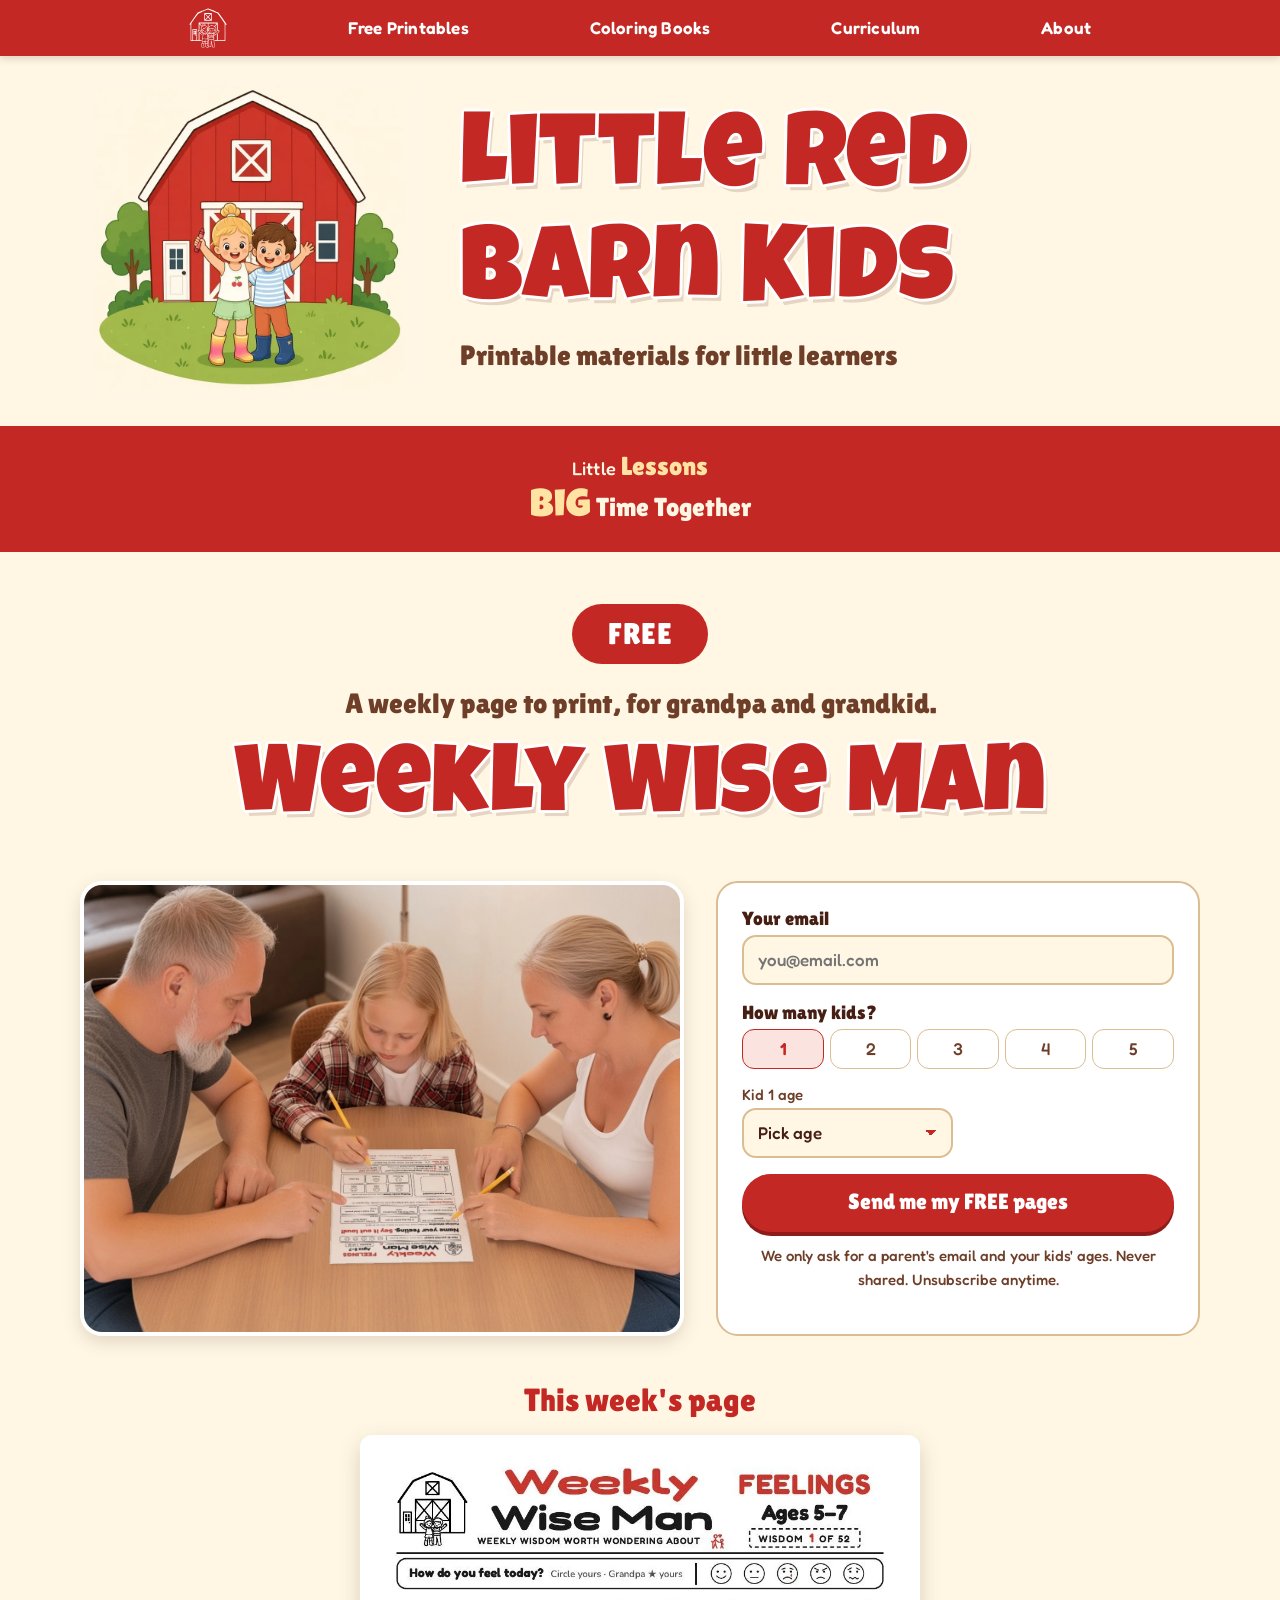
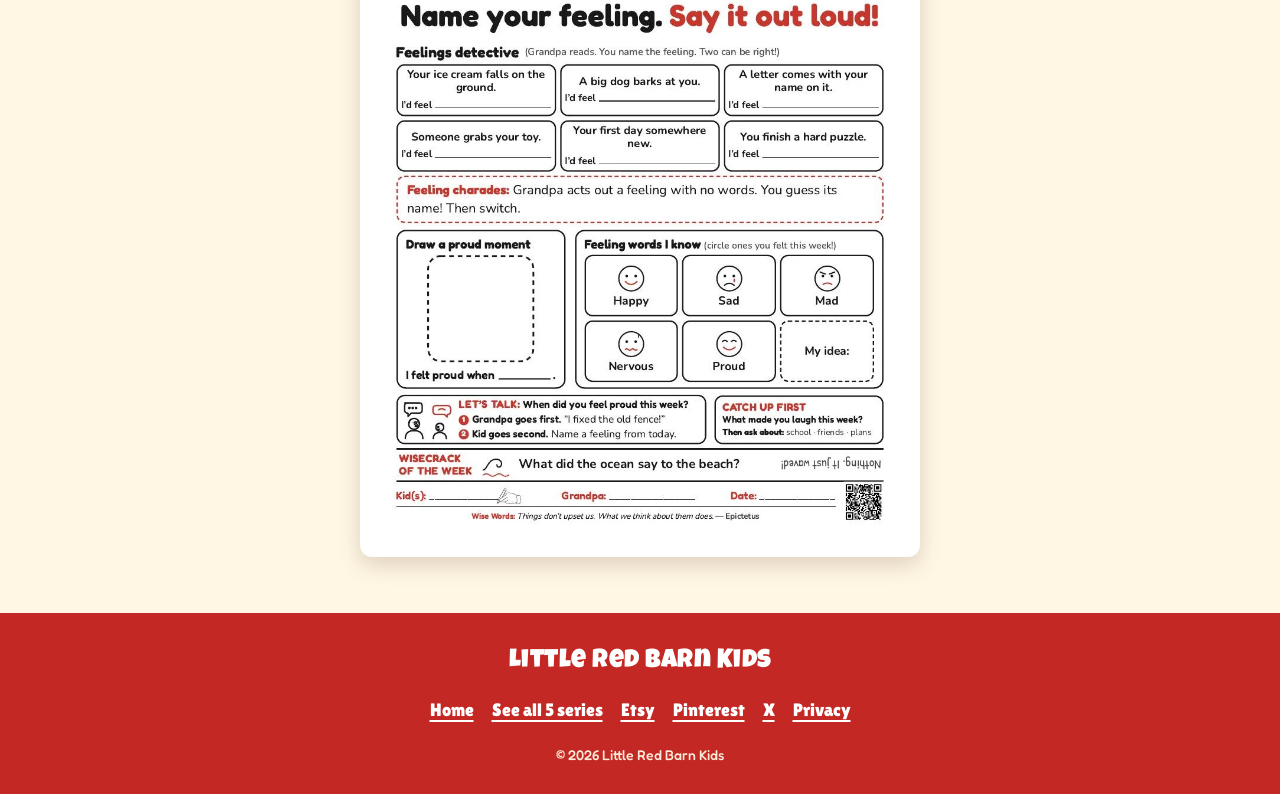
<file: weeklywiseman/index.html>
<!doctype html>
<html lang="en">
<head>
<meta charset="utf-8">
<meta name="viewport" content="width=device-width,initial-scale=1">
<title>Weekly Wise Man | Little Red Barn Kids</title>
<meta name="theme-color" content="#C42824">
<link rel="icon" type="image/png" href="../assets/img/favicon-48.png">
<link rel="preload" href="../assets/fonts/LuckiestGuy.woff2" as="font" type="font/woff2" crossorigin>
<link rel="stylesheet" href="../assets/style.css">
</head>
<body>
<nav class="nav" aria-label="Main">
  <div class="wrap">
    <a class="home" href="../" aria-label="Little Red Barn Kids home"><img src="../assets/img/lrbk_logo_bw_v3.svg" width="38" height="40" alt=""></a>
    <ul>
      <li><a href="../#free"><span class="lg">Free </span>Printables</a></li>
      <li><a href="../#books"><span class="lg">Coloring </span>Books</a></li>
      <li><a href="../#curriculum">Curriculum</a></li>
      <li><a href="../#about">About</a></li>
    </ul>
  </div>
</nav>
<header class="kp-head">
  <div class="wrap">
    <a class="homelink" href="../"><img class="art" src="../assets/img/hero_barn_kids_art.webp" width="892" height="840" alt="Painted red barn with a smiling girl and boy waving in front of it"></a>
    <div>
      <h1>Little Red Barn Kids</h1>
      <p class="sub">Printable materials for little learners</p>
    </div>
  </div>
  <p class="tagbar lbt lbt-stack" aria-label="Little Lessons, Big Time Together"><span class="lbt-l1"><span class="lbt-little">Little</span> <span class="lbt-hi">Lessons</span></span><span class="lbt-l2"><span class="lbt-big lbt-hi">Big</span> Time Together</span></p>
</header>

<main class="kp-main">
  <div class="wrap">
    <div class="kp-intro">
      <span class="pill big">FREE</span>
      <p class="free-line">A weekly page to print, for grandpa and grandkid.</p>
      <h2>Weekly Wise Man</h2>
    </div>
    <div class="kp-grid">
      <div class="photo"><img src="../assets/img/kit/photo_weeklywiseman_v7.webp" width="1400" height="1050" alt="A grandpa smiling as his granddaughter works on a printed page" fetchpriority="high"></div>
      <!-- Kit form 10125917 (raw HTML embed). Same field names as the live Kit page: email_address, tags[] -->
      <form class="form" id="kf" action="https://app.kit.com/forms/10125917/subscriptions" method="post" data-sv-form="10125917">
        
        <div class="row"><label for="em">Your email</label><input id="em" name="email_address" type="email" inputmode="email" autocomplete="email" autocapitalize="off" autocorrect="off" spellcheck="false" placeholder="you@email.com" required></div>
        <div class="row"><span class="lab" id="kidsl">How many kids?</span>
          <div class="kids" role="group" aria-labelledby="kidsl"><button type="button" data-n="1" aria-pressed="true">1</button><button type="button" data-n="2" aria-pressed="false">2</button><button type="button" data-n="3" aria-pressed="false">3</button><button type="button" data-n="4" aria-pressed="false">4</button><button type="button" data-n="5" aria-pressed="false">5</button></div></div>
        <div class="row ages"><div><label class="k" for="age1">Kid 1 age</label><select id="age1" name="tags[]" required><option value="" disabled selected>Pick age</option><optgroup label="Ages 3&ndash;4"><option value="25235959">Age 3</option><option value="25235960">Age 4</option></optgroup><optgroup label="Ages 5&ndash;7"><option value="25235961">Age 5</option><option value="25235963">Age 6</option><option value="25235964">Age 7</option></optgroup><optgroup label="Ages 8&ndash;10"><option value="25235966">Age 8</option><option value="25235968">Age 9</option><option value="25235981">Age 10</option></optgroup><optgroup label="Ages 11&ndash;14"><option value="25235982">Age 11</option><option value="25235983">Age 12</option><option value="25235985">Age 13</option><option value="25235986">Age 14</option></optgroup><optgroup label="Ages 15&ndash;21"><option value="25235987">Age 15</option><option value="25235989">Age 16</option><option value="25235991">Age 17</option><option value="25235992">Age 18</option><option value="25235993">Age 19</option><option value="25235995">Age 20</option><option value="25235999">Age 21</option></optgroup></select></div><div hidden><label class="k" for="age2">Kid 2 age</label><select id="age2" name="tags[]" disabled><option value="" disabled selected>Pick age</option><optgroup label="Ages 3&ndash;4"><option value="25235959">Age 3</option><option value="25235960">Age 4</option></optgroup><optgroup label="Ages 5&ndash;7"><option value="25235961">Age 5</option><option value="25235963">Age 6</option><option value="25235964">Age 7</option></optgroup><optgroup label="Ages 8&ndash;10"><option value="25235966">Age 8</option><option value="25235968">Age 9</option><option value="25235981">Age 10</option></optgroup><optgroup label="Ages 11&ndash;14"><option value="25235982">Age 11</option><option value="25235983">Age 12</option><option value="25235985">Age 13</option><option value="25235986">Age 14</option></optgroup><optgroup label="Ages 15&ndash;21"><option value="25235987">Age 15</option><option value="25235989">Age 16</option><option value="25235991">Age 17</option><option value="25235992">Age 18</option><option value="25235993">Age 19</option><option value="25235995">Age 20</option><option value="25235999">Age 21</option></optgroup></select></div><div hidden><label class="k" for="age3">Kid 3 age</label><select id="age3" name="tags[]" disabled><option value="" disabled selected>Pick age</option><optgroup label="Ages 3&ndash;4"><option value="25235959">Age 3</option><option value="25235960">Age 4</option></optgroup><optgroup label="Ages 5&ndash;7"><option value="25235961">Age 5</option><option value="25235963">Age 6</option><option value="25235964">Age 7</option></optgroup><optgroup label="Ages 8&ndash;10"><option value="25235966">Age 8</option><option value="25235968">Age 9</option><option value="25235981">Age 10</option></optgroup><optgroup label="Ages 11&ndash;14"><option value="25235982">Age 11</option><option value="25235983">Age 12</option><option value="25235985">Age 13</option><option value="25235986">Age 14</option></optgroup><optgroup label="Ages 15&ndash;21"><option value="25235987">Age 15</option><option value="25235989">Age 16</option><option value="25235991">Age 17</option><option value="25235992">Age 18</option><option value="25235993">Age 19</option><option value="25235995">Age 20</option><option value="25235999">Age 21</option></optgroup></select></div><div hidden><label class="k" for="age4">Kid 4 age</label><select id="age4" name="tags[]" disabled><option value="" disabled selected>Pick age</option><optgroup label="Ages 3&ndash;4"><option value="25235959">Age 3</option><option value="25235960">Age 4</option></optgroup><optgroup label="Ages 5&ndash;7"><option value="25235961">Age 5</option><option value="25235963">Age 6</option><option value="25235964">Age 7</option></optgroup><optgroup label="Ages 8&ndash;10"><option value="25235966">Age 8</option><option value="25235968">Age 9</option><option value="25235981">Age 10</option></optgroup><optgroup label="Ages 11&ndash;14"><option value="25235982">Age 11</option><option value="25235983">Age 12</option><option value="25235985">Age 13</option><option value="25235986">Age 14</option></optgroup><optgroup label="Ages 15&ndash;21"><option value="25235987">Age 15</option><option value="25235989">Age 16</option><option value="25235991">Age 17</option><option value="25235992">Age 18</option><option value="25235993">Age 19</option><option value="25235995">Age 20</option><option value="25235999">Age 21</option></optgroup></select></div><div hidden><label class="k" for="age5">Kid 5 age</label><select id="age5" name="tags[]" disabled><option value="" disabled selected>Pick age</option><optgroup label="Ages 3&ndash;4"><option value="25235959">Age 3</option><option value="25235960">Age 4</option></optgroup><optgroup label="Ages 5&ndash;7"><option value="25235961">Age 5</option><option value="25235963">Age 6</option><option value="25235964">Age 7</option></optgroup><optgroup label="Ages 8&ndash;10"><option value="25235966">Age 8</option><option value="25235968">Age 9</option><option value="25235981">Age 10</option></optgroup><optgroup label="Ages 11&ndash;14"><option value="25235982">Age 11</option><option value="25235983">Age 12</option><option value="25235985">Age 13</option><option value="25235986">Age 14</option></optgroup><optgroup label="Ages 15&ndash;21"><option value="25235987">Age 15</option><option value="25235989">Age 16</option><option value="25235991">Age 17</option><option value="25235992">Age 18</option><option value="25235993">Age 19</option><option value="25235995">Age 20</option><option value="25235999">Age 21</option></optgroup></select></div></div>
        <button class="btn" type="submit">Send me my FREE pages</button>
        <p class="small">We only ask for a parent's email and your kids' ages. Never shared. Unsubscribe anytime.</p>
      </form>
    </div>
    <div class="kp-sample">
      <h3>This week's page</h3>
      <div class="sheet"><img src="../assets/img/kit/sample_weeklywiseman.webp" width="935" height="1210" loading="lazy" alt="Sample page: Weekly Wise Man Lesson 1: Name your feeling"></div>
    </div>
  </div>
</main>

<footer class="kp-foot">
  <div class="wrap fgrid">
    <div class="fbrand">Little Red Barn Kids</div>
    <ul class="flinks">
      <li><a href="../">Home</a></li>
      <li><a href="../togethertime/">See all 5 series</a></li>
      <li><a href="https://www.etsy.com/shop/LittleRedBarnKids">Etsy</a></li>
      <li><a href="https://www.pinterest.com/littleredbarnkids/">Pinterest</a></li>
      <li><a href="https://x.com/LilRedBarnKids">X</a></li>
      <li><a href="../privacy.html">Privacy</a></li>
    </ul>
    <p class="fine">&copy; 2026 Little Red Barn Kids</p>
  </div>
</footer>
<script>
(function(){
  var f=document.getElementById('kf'),bs=f.querySelectorAll('.kids button'),ds=f.querySelectorAll('.ages>div');
  function set(n){bs.forEach(function(b){b.setAttribute('aria-pressed',+b.dataset.n===n?'true':'false')});
    ds.forEach(function(d,i){var on=i<n,s=d.querySelector('select');d.hidden=!on;s.disabled=!on;s.required=on;});}
  bs.forEach(function(b){b.addEventListener('click',function(){set(+b.dataset.n)})});
  f.addEventListener('submit',function(e){var ck=f.querySelectorAll('.series-ck input');
    if(ck.length&&!f.querySelector('.series-ck input:checked')){e.preventDefault();document.getElementById('serr').textContent='Pick at least one series.';}});
  set(1);
})();
</script>
</body>
</html>
</file>
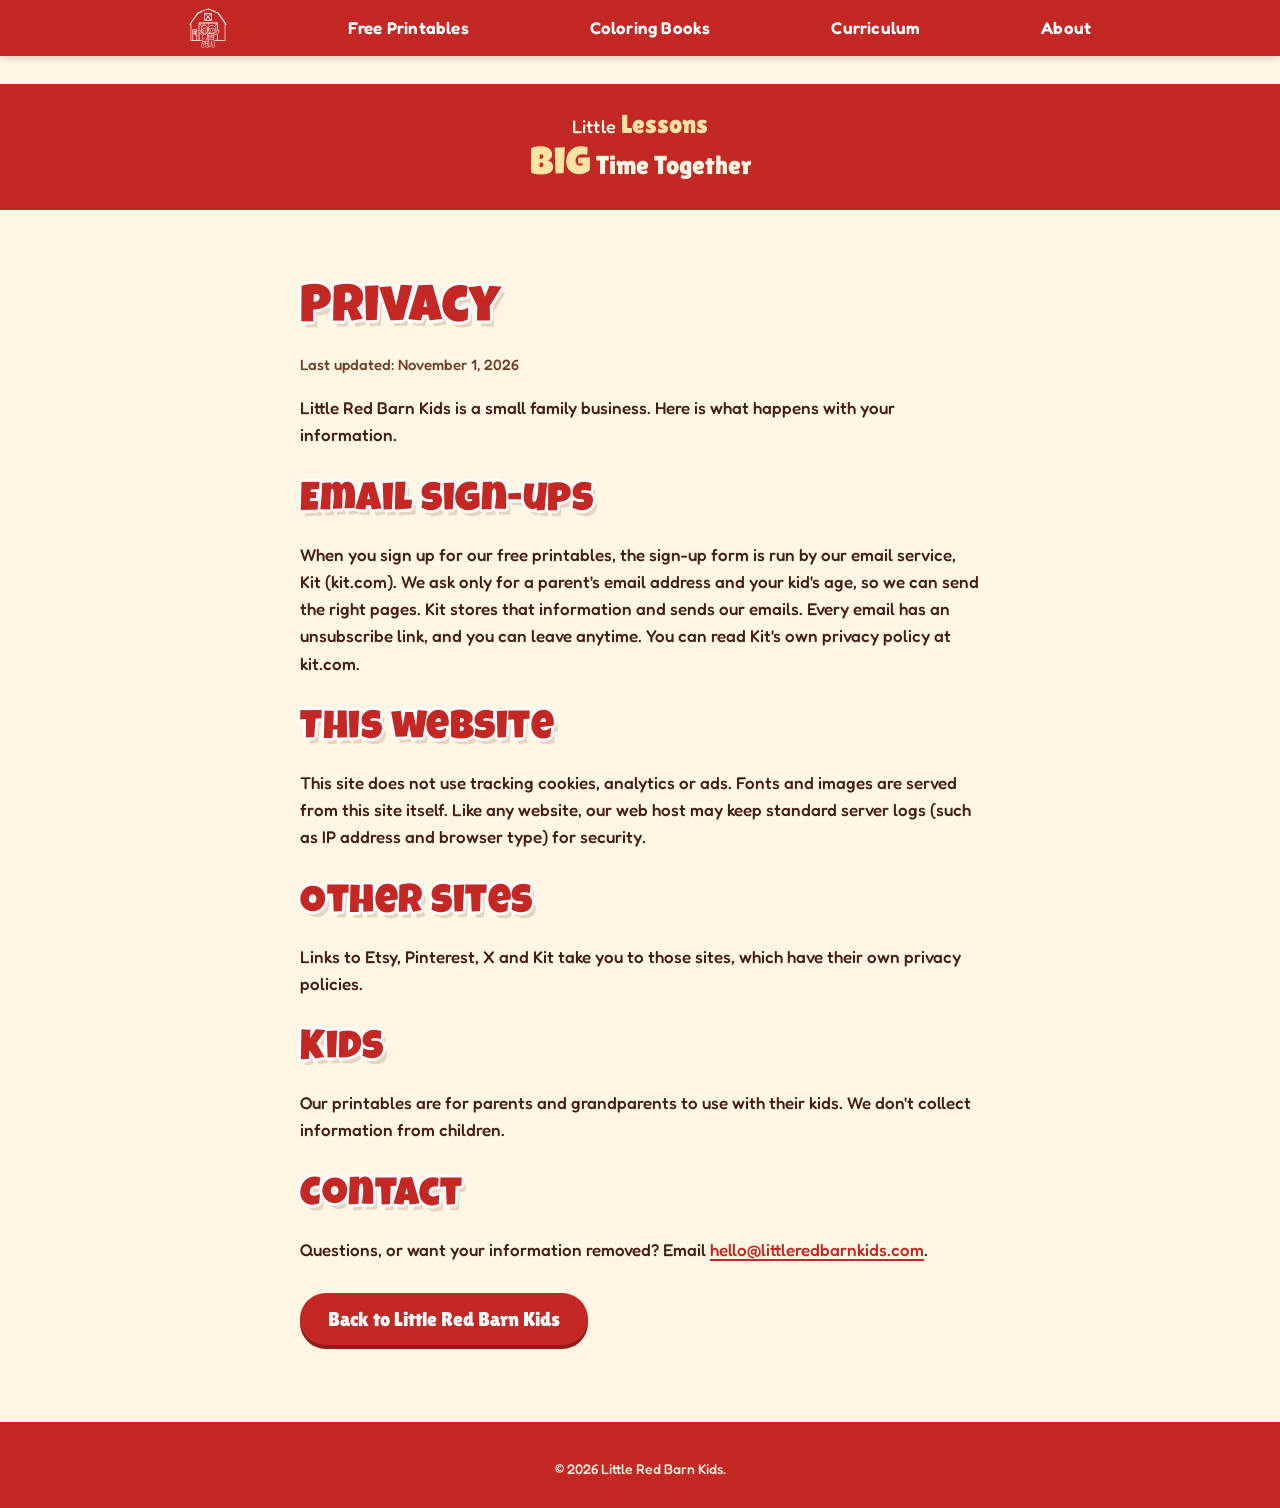
<file: privacy.html>
<!doctype html>
<html lang="en">
<head>
<meta charset="utf-8">
<meta name="viewport" content="width=device-width,initial-scale=1">
<title>Privacy | Little Red Barn Kids</title>
<link rel="icon" type="image/png" href="assets/img/favicon-48.png">
<link rel="stylesheet" href="assets/style.css">
</head>
<body>
<nav class="nav" aria-label="Main">
  <div class="wrap">
    <a class="home" href="./" aria-label="Little Red Barn Kids home"><img src="assets/img/lrbk_logo_bw_v3.svg" width="38" height="40" alt=""></a>
    <ul>
      <li><a href="./#free"><span class="lg">Free </span>Printables</a></li>
      <li><a href="./#books"><span class="lg">Coloring </span>Books</a></li>
      <li><a href="./#curriculum">Curriculum</a></li>
      <li><a href="./#about">About</a></li>
    </ul>
  </div>
</nav>
<p class="tagbar lbt lbt-stack" aria-label="Little Lessons, Big Time Together"><span class="lbt-l1"><span class="lbt-little">Little</span> <span class="lbt-hi">Lessons</span></span><span class="lbt-l2"><span class="lbt-big lbt-hi">Big</span> Time Together</span></p>
<main class="doc">
  <h1 style="font-size:clamp(34px,8vw,52px)">Privacy</h1>
  <p class="small">Last updated: November 1, 2026</p>
  <p>Little Red Barn Kids is a small family business. Here is what happens with your information.</p>
  <h2>Email sign-ups</h2>
  <p>When you sign up for our free printables, the sign-up form is run by our email service, Kit (kit.com). We ask only for a parent's email address and your kid's age, so we can send the right pages. Kit stores that information and sends our emails. Every email has an unsubscribe link, and you can leave anytime. You can read Kit's own privacy policy at kit.com.</p>
  <h2>This website</h2>
  <p>This site does not use tracking cookies, analytics or ads. Fonts and images are served from this site itself. Like any website, our web host may keep standard server logs (such as IP address and browser type) for security.</p>
  <h2>Other sites</h2>
  <p>Links to Etsy, Pinterest, X and Kit take you to those sites, which have their own privacy policies.</p>
  <h2>Kids</h2>
  <p>Our printables are for parents and grandparents to use with their kids. We don't collect information from children.</p>
  <h2>Contact</h2>
  <p>Questions, or want your information removed? Email <a href="mailto:hello@littleredbarnkids.com">hello@littleredbarnkids.com</a>.</p>
  <p style="margin-top:30px"><a class="btn" href="index.html">Back to Little Red Barn Kids</a></p>
</main>
<footer><div class="wrap"><p class="fine">&copy; 2026 Little Red Barn Kids.</p></div></footer>
</body>
</html>
</file>
<file: assets/style.css>
/* Little Red Barn Kids, site v1 (staging). Brand: /workspace/branding-unify/brand_guidelines.md */
@font-face{font-family:"Luckiest Guy";src:url(fonts/LuckiestGuy.woff2) format("woff2");font-display:swap}
@font-face{font-family:"Lilita One";src:url(fonts/LilitaOne.woff2) format("woff2");font-display:swap}
@font-face{font-family:"Fredoka";src:url(fonts/Fredoka.woff2) format("woff2");font-weight:300 700;font-display:swap}
:root{--red:#C42824;--cream:#FFF7E4;--dark:#461E14;--brown:#6E3E28;--paper:#F7F0E2;--hay:#DABD92;--meadow:#8BA53F;--max:1160px}
*{box-sizing:border-box}
html{scroll-behavior:smooth;scroll-padding-top:64px}
body{margin:0;background:var(--cream);color:var(--dark);font:500 17px/1.6 "Fredoka",system-ui,sans-serif}
img,video{max-width:100%;height:auto;display:block}
a{color:var(--red)}
.wrap{max-width:var(--max);margin:0 auto;padding:0 20px}
h1,h2{font-family:"Luckiest Guy",cursive;font-weight:400;color:var(--red);line-height:1.08;letter-spacing:.5px;margin:0 0 .3em;text-wrap:balance;
  -webkit-text-stroke:0;text-shadow:2px 2px 0 #fff,-2px 2px 0 #fff,2px -2px 0 #fff,-2px -2px 0 #fff,0 3px 0 #fff,3px 0 0 #fff,0 -3px 0 #fff,-3px 0 0 #fff,4px 6px 0 rgba(110,62,40,.18)}
h1{font-size:clamp(40px,10vw,76px)}
h2{font-size:clamp(32px,7.5vw,52px)}
h3{font-family:"Lilita One",sans-serif;font-weight:400;color:var(--red);font-size:28px;margin:.2em 0 .2em;line-height:1.15}
.sub{font-family:"Lilita One",sans-serif;color:var(--brown);font-size:clamp(21px,4.6vw,28px);line-height:1.25;margin:0 0 .6em}
.lead{text-wrap:pretty;font-size:18px;max-width:62ch}
.small{font-size:15px;color:var(--brown)}
.ai{font-size:14px;color:var(--brown);font-style:italic;margin:.6em 0 0}
.pill{display:inline-block;font-family:"Lilita One",sans-serif;background:var(--red);color:#fff;border-radius:999px;padding:.3em 1em;font-size:18px;letter-spacing:.5px}
.pill.big{font-size:26px;padding:.25em 1.1em}
.btn{display:flex;align-items:center;justify-content:center;min-height:52px;width:100%;padding:.6em 1.4em;border-radius:999px;background:var(--red);color:#fff;
  font:400 20px/1.2 "Lilita One",sans-serif;text-decoration:none;text-align:center;box-shadow:0 4px 0 #8f1c19;transition:transform .1s}
.btn:hover{transform:translateY(-1px)}
.btn:active{transform:translateY(2px);box-shadow:0 2px 0 #8f1c19}
.btn:focus-visible,a:focus-visible{outline:3px solid var(--dark);outline-offset:3px}
@media(min-width:760px){.btn{width:auto;display:inline-flex}}

/* nav */
.nav{position:sticky;top:0;z-index:10;background:var(--red);box-shadow:0 2px 8px rgba(70,30,20,.2)}
.nav .wrap{display:flex;align-items:center;gap:6px;height:52px}
@media(max-width:419px){.nav .wrap{padding:0 10px}}
.nav .home{flex:0 0 auto;display:flex}
.nav .home img{height:36px;width:auto;filter:invert(1);mix-blend-mode:screen}
.nav ul{display:flex;flex-wrap:nowrap;flex:1 1 auto;justify-content:space-between;min-width:0;gap:0;margin:0;padding:0;list-style:none}
.nav li a{display:block;white-space:nowrap;color:#fff;text-decoration:none;font:600 14px/1.2 "Fredoka",sans-serif;letter-spacing:.2px;padding:8px 7px;border-radius:999px}
.nav li a:hover{background:rgba(255,255,255,.16)}
@media(min-width:420px){.nav li a{font-size:15px;padding:8px 8px}}
.nav .lg{display:none}
@media(min-width:760px){.nav .wrap{gap:10px;height:56px}.nav .home img{height:40px}.nav .lg{display:inline}.nav li a{font-size:17px;padding:8px 12px}}

/* hero */
.hero{padding:0 0 8px}
.hero-art{width:100%;max-width:520px;margin:0 auto;aspect-ratio:892/840;object-fit:cover}
.hero-text{text-align:center}
.brand{display:flex;flex-direction:column;align-items:center;gap:8px}
.promise{font-size:18px;max-width:46ch;margin:0 auto 1.2em}
.tagbar{text-wrap:balance;background:var(--red);color:var(--cream);font:400 clamp(19px,4.4vw,26px)/1.3 "Lilita One",sans-serif;text-align:center;padding:14px 20px;margin:18px 0 0}
@media(min-width:900px){
  .hero .wrap{display:grid;grid-template-columns:44% 1fr;align-items:center;gap:36px;padding-top:24px}
  .hero-art{max-width:none}
  .hero-text{text-align:left}
  .brand{flex-direction:row;gap:18px}
  .promise{margin-left:0}
}

/* sections */
section{padding:56px 0}
section.alt{background:var(--paper);border-top:2px solid var(--hay);border-bottom:2px solid var(--hay)}
.center{text-align:center}
.photo{border-radius:22px;overflow:hidden;border:4px solid #fff;box-shadow:0 6px 18px rgba(70,30,20,.15)}
.photo img{width:100%;height:100%;object-fit:cover}
.card{background:#fff;border:2px solid var(--hay);border-radius:22px;padding:22px}
.free-top{display:grid;gap:22px;margin-top:22px}
.dd .tline{font-family:"Lilita One",sans-serif;color:var(--brown);font-size:21px;margin:0 0 .5em}
.dd .btn{margin-top:8px}
@media(min-width:900px){.free-top{grid-template-columns:55% 1fr;align-items:stretch}.free-top .photo{min-height:100%}}
.series{list-style:none;margin:26px 0 0;padding:0;border-top:2px solid var(--hay)}
.series li{display:flex;flex-wrap:wrap;align-items:center;justify-content:space-between;gap:6px 16px;padding:14px 4px;border-bottom:2px solid var(--hay)}
.series .nm{font:400 22px "Lilita One",sans-serif;color:var(--dark)}
.series .ln{flex:1 1 260px;color:var(--brown)}
.series a{font:400 18px "Lilita One",sans-serif;color:var(--red);text-decoration:none;white-space:nowrap;padding:10px 0;min-height:44px;display:inline-flex;align-items:center}
.series a:hover{text-decoration:underline}
.closing{margin-top:26px;text-align:center}
.closing .small{margin-top:12px}

/* books */
.books{display:flex;gap:16px;overflow-x:auto;scroll-snap-type:x mandatory;padding:6px 2px 14px;margin:22px -20px 0;padding-left:20px;padding-right:20px}
.books a{flex:0 0 78%;scroll-snap-align:center;background:#fff;border:2px solid var(--hay);border-radius:20px;overflow:hidden;text-decoration:none;color:var(--dark)}
.books img{aspect-ratio:1;width:100%;object-fit:cover}
.books span{display:block;padding:10px 14px;font:400 19px "Lilita One",sans-serif;color:var(--red)}
@media(min-width:760px){.books{display:grid;grid-template-columns:repeat(3,1fr);overflow:visible;margin:22px 0 0;padding:6px 0 14px}}
.count{font:400 22px "Lilita One",sans-serif;color:var(--brown);margin:.3em 0}

/* curriculum */
.cur{display:grid;gap:26px;margin-top:10px}
.vid{max-width:360px;width:100%;margin:0 auto;border-radius:22px;overflow:hidden;border:4px solid #fff;box-shadow:0 6px 18px rgba(70,30,20,.18);background:var(--dark)}
.vid video{width:100%;aspect-ratio:9/16;height:auto}
.ticks{list-style:none;padding:0;margin:14px 0 20px}
.ticks li{position:relative;padding-left:34px;margin:0 0 12px}
.ticks li::before{content:"";position:absolute;left:0;top:.3em;width:20px;height:20px;border-radius:6px;background:var(--red);
  box-shadow:inset 0 0 0 4px var(--red),inset 0 0 0 7px #fff}
@media(min-width:900px){.cur{grid-template-columns:380px 1fr;align-items:center;gap:56px}.vid{margin:0}}

/* about */
.about{max-width:640px;margin:0 auto}
.about .photo{margin:20px 0 4px;aspect-ratio:16/10}
.about .photo img{object-position:50% 60%}

/* footer */
footer{background:var(--red);color:var(--cream);padding:36px 0 28px}
footer a{color:#fff}
.fgrid{display:grid;gap:18px}
.fbrand{display:flex;align-items:center;gap:12px;font:400 26px "Luckiest Guy",cursive;color:#fff;letter-spacing:.5px}
.fbrand img{height:50px;width:auto;filter:invert(1);mix-blend-mode:screen}
.flinks{list-style:none;padding:0;margin:0;display:flex;flex-wrap:wrap;gap:6px 18px}
.flinks a{font:400 18px "Lilita One",sans-serif;text-decoration:none;display:inline-block;padding:6px 0}
.flinks a:hover{text-decoration:underline}
.fine{font-size:14px;margin:0;opacity:.95}
@media(min-width:900px){.fgrid{grid-template-columns:auto 1fr;align-items:center}.flinks{justify-content:flex-end}.fine{grid-column:1/-1}}

/* privacy page */
.doc{max-width:720px;margin:0 auto;padding:40px 20px 60px}
.doc h2{font-size:clamp(28px,6vw,40px);margin-top:.8em}

/* Logo note: lrbk_logo_bw_v3.svg is used as-is (black art on white). Red-on-cream and white-on-red looks come only from CSS blending. */

/* ===== Kit sign-up pages (shared template v3) ===== */

.kp-head{background:var(--cream)}
.kp-head .wrap{display:flex;flex-direction:column;align-items:center;text-align:center;gap:6px;padding-top:18px}
.kp-head .art{width:min(78%,330px);aspect-ratio:892/840;object-fit:cover}
.kp-head h1{font-size:clamp(46px,12vw,104px);margin:.05em 0 .05em}
.kp-head .sub{margin:0}
@media(min-width:900px){.kp-head .wrap{flex-direction:row;justify-content:center;text-align:left;gap:40px;padding-top:22px}.kp-head .art{width:340px}}
.kp-main{padding:44px 0 56px}
.kp-intro{text-align:center;margin:0 auto 26px}
.kp-intro .pill.big{font-size:30px;padding:.2em 1.2em}
.kp-intro .free-line{font:400 clamp(21px,4.8vw,28px)/1.25 "Lilita One",sans-serif;color:var(--brown);margin:.55em 0 .35em}
.kp-intro h2{font-size:clamp(52px,13vw,96px);margin:0}
.kp-grid{display:grid;gap:24px}
@media(min-width:900px){.kp-grid{grid-template-columns:1.25fr 1fr;align-items:stretch;gap:32px}.kp-grid .photo{min-height:100%}}
.kp-grid .photo{aspect-ratio:3/2}
@media(min-width:900px){.kp-grid .photo{aspect-ratio:auto}}
.form{background:#fff;border:2px solid var(--hay);border-radius:22px;padding:24px}
.form label,.form .lab{display:block;font:400 19px "Lilita One",sans-serif;color:var(--dark);margin:0 0 6px}
.form .row{margin:0 0 16px}
.form input,.form select{width:100%;min-height:50px;border:2px solid var(--hay);border-radius:14px;background:var(--cream);font:500 17px "Fredoka",sans-serif;color:var(--dark);padding:10px 14px}
.form select{appearance:none;background-image:linear-gradient(45deg,transparent 50%,var(--red) 50%),linear-gradient(135deg,var(--red) 50%,transparent 50%);background-position:calc(100% - 20px) 50%,calc(100% - 14px) 50%;background-size:6px 6px;background-repeat:no-repeat}
.kids{display:grid;grid-template-columns:repeat(5,1fr);gap:8px}
.kids span{display:flex;align-items:center;justify-content:center;min-height:48px;border:2px solid var(--red);border-radius:999px;font:400 22px "Lilita One",sans-serif;color:var(--red);background:#fff}
.kids span.on{background:var(--red);color:#fff}
.ages{display:grid;grid-template-columns:1fr 1fr;gap:10px}
.ages .k{font:500 15px "Fredoka",sans-serif;color:var(--brown);margin:0 0 4px}
.form .btn{width:100%;display:flex;margin-top:6px;font-size:22px;min-height:58px}
.form .small{text-align:center;margin:12px 0 0}
.kp-sample{text-align:center;margin-top:46px}
.kp-sample h3{font-size:32px;margin-bottom:.5em}
.kp-sample .sheet{max-width:560px;margin:0 auto;background:#fff;border:4px solid #fff;border-radius:12px;box-shadow:0 8px 22px rgba(70,30,20,.18)}
.kp-sample .sheet img{border-radius:8px}
footer .flinks{justify-content:center}
.kp-foot .wrap{text-align:center}
.kp-foot .fbrand{justify-content:center}

.kp-head a.homelink{display:contents;text-decoration:none}
.form input[type=email]{background:var(--cream)}
.kids button{display:flex;align-items:center;justify-content:center;min-height:48px;border:2px solid var(--red);border-radius:999px;font:400 22px "Lilita One",sans-serif;color:var(--red);background:#fff;cursor:pointer;padding:0}
.kids button[aria-pressed=true]{background:var(--red);color:#fff}
.ages[hidden],.ages>div[hidden]{display:none}
.series-ck{display:grid;gap:8px}
.series-ck label{display:flex;align-items:center;gap:10px;font:500 17px "Fredoka",sans-serif;color:var(--dark);margin:0;border:2px solid var(--hay);border-radius:14px;padding:10px 14px;background:var(--cream);cursor:pointer}
.series-ck input{width:22px;height:22px;min-height:0;accent-color:var(--red);margin:0}
.form .err{color:var(--red);font:500 15px "Fredoka",sans-serif;margin:6px 0 0}
.form .err:empty{display:none}
@media(min-width:600px){.series-ck{grid-template-columns:1fr 1fr}}
.form button.btn{border:0;cursor:pointer}

/* small stencil logo at the end of the page (original colors) */
.end-logo{display:flex;justify-content:center;padding:28px 0 24px}
.end-logo img{height:80px;width:auto;mix-blend-mode:multiply}

/* Daily Dad archive */
.arch-note{max-width:62ch;margin:0 auto 26px;text-align:center}
.arch{list-style:none;margin:0 auto;padding:0;display:grid;gap:18px;max-width:860px}
.arch li{display:grid;grid-template-columns:88px 1fr;gap:14px 16px;align-items:start;background:#fff;border:2px solid var(--hay);border-radius:22px;padding:16px}
.arch li[hidden]{display:none}
.arch .th{width:88px;border-radius:8px;border:2px solid var(--paper);box-shadow:0 3px 10px rgba(70,30,20,.15)}
.arch .meta{font:500 15px "Fredoka",sans-serif;color:var(--brown);margin:0}
.arch h3{margin:0 0 .15em;font-size:24px}
.arch .dl{grid-column:1/-1;display:grid;grid-template-columns:repeat(2,1fr);gap:8px}
.arch .dl a{display:flex;align-items:center;justify-content:center;min-height:46px;border:2px solid var(--red);border-radius:999px;font:400 18px "Lilita One",sans-serif;color:var(--red);text-decoration:none;background:var(--cream)}
.arch .dl a:hover{background:var(--red);color:#fff}
@media(min-width:600px){.arch li{grid-template-columns:110px 1fr}.arch .th{width:110px}.arch .dl{grid-column:2;grid-template-columns:repeat(4,1fr)}}
.arch-link{text-align:center;margin:14px 0 0}
.arch-link a{font:400 19px "Lilita One",sans-serif;color:var(--red);display:inline-block;padding:10px 0;min-height:44px}

/* Daily Dad sign-up: description bullets + bigger submit text */
.dd-points{max-width:560px;margin:0 auto 26px}
.form .btn.btn-send{white-space:nowrap;font-size:clamp(23px,6.6vw,28px);letter-spacing:.2px;padding:.5em .4em}

/* footer: everything centered */
footer .fgrid{text-align:center;justify-items:center}
footer .fbrand{justify-content:center}

/* links: obviously clickable */
a{text-decoration:underline;text-decoration-color:currentColor;text-decoration-thickness:1.5px;text-underline-offset:3px;transition:color .15s,text-decoration-thickness .15s}
a:hover{color:#8f1c19;text-decoration-thickness:3px}
a:focus-visible{outline:3px solid var(--dark);outline-offset:3px;border-radius:4px}
footer a,footer .flinks a{color:#fff;text-decoration:underline;text-decoration-thickness:1.5px;text-underline-offset:4px}
footer a:hover,footer .flinks a:hover{color:var(--cream);text-decoration:underline;text-decoration-thickness:3px}
footer a:focus-visible{outline-color:#fff}
.series a{text-decoration:underline;text-underline-offset:4px}
/* nav: underline bar on hover/focus, no size change */
.nav li a{text-decoration:none;box-shadow:inset 0 -3px 0 transparent;transition:box-shadow .15s,background .15s}
.nav li a:hover,.nav li a:active,.nav li a[aria-current]{color:#fff;background:rgba(255,255,255,.16);box-shadow:inset 0 -3px 0 #fff}
.nav li a:focus-visible,.nav .home:focus-visible{outline:3px solid #fff;outline-offset:-3px}
/* buttons and card links keep their look, add lift/shade */
.btn,.btn:hover{text-decoration:none;color:#fff}
.btn:hover{filter:brightness(.94)}
.nav .home,.kp-head a.homelink,.arch .dl a{text-decoration:none}
.books a{transition:transform .15s,box-shadow .15s}
.books a:hover{transform:translateY(-3px);box-shadow:0 8px 18px rgba(70,30,20,.18)}
.books a:hover span{text-decoration:underline}
footer{text-align:center}
@media(min-width:900px){footer .fgrid{grid-template-columns:1fr}footer .flinks{justify-content:center}}

/* softer age buttons (t635u): thin outline, soft tint, lighter text */
.kids{gap:6px}
.kids button{min-height:40px;border:1px solid var(--hay);border-radius:12px;font:500 17px "Fredoka",sans-serif;color:var(--brown);background:#fff;transition:background .15s,border-color .15s,color .15s}
.kids button:hover{border-color:var(--red);color:var(--red);background:#fdf1ec}
.kids button[aria-pressed=true]{background:#fbe4df;border-color:var(--red);color:var(--red);font-weight:600}
.kids button:focus-visible{outline:2px solid var(--red);outline-offset:2px}
.arch .dl{gap:6px}
.arch .dl a{min-height:38px;border:1px solid var(--hay);border-radius:10px;font:500 15px "Fredoka",sans-serif;color:var(--brown);background:#fffdf8;transition:background .15s,border-color .15s,color .15s}
.arch .dl a:hover,.arch .dl a:focus-visible{background:#fbe4df;border-color:var(--red);color:var(--red)}

/* shared theme line: Little Lessons, Big Time Together */
.lbt{line-height:1.25}
.lbt .lbt-little{font:400 .7em "Fredoka",sans-serif;letter-spacing:.3px;opacity:.92}
.lbt .lbt-big{font:400 1.5em/1 "Luckiest Guy",cursive;letter-spacing:1px;vertical-align:baseline}
.lbt .lbt-br{display:none}
@media(max-width:599px){.lbt .lbt-br{display:inline}}
/* mobile pass (t639u): keep "Little" small but solid */
.lbt .lbt-little{opacity:1;font-weight:500}
@media(max-width:599px){.lbt .lbt-little{font-size:.8em}}
.etsy-cta{margin-top:12px}
.etsy-note{margin:10px auto 0;max-width:46ch}
/* t647u: theme accent words + home bullets */
.lbt .lbt-hi{color:var(--red)}
.tagbar.lbt .lbt-hi{color:#FFE3A3}
.tt-points{max-width:560px;margin:14px auto 0;text-align:left}
/* t655u: one clean hover for all buttons (same as hero button) */
.btn{transition:transform .15s ease,box-shadow .15s ease,background-color .15s ease}
.btn:hover{filter:none;transform:translateY(-2px);background:#B32420;box-shadow:0 6px 0 #8f1c19;color:#fff;text-decoration:none}
.btn:active{transform:translateY(2px);box-shadow:0 2px 0 #8f1c19}
/* t655u: home headline stacked, no comma */
.lbt-stack .lbt-l1,.lbt-stack .lbt-l2{display:block}
.lbt-stack .lbt-l1{font-size:1.18em;line-height:1.2}
.lbt-stack .lbt-l2{line-height:1.15;margin-top:2px}
.hero-text .promise.lbt-stack{margin-bottom:0}
.hero-text .promise.lbt-stack + .btn{margin-top:40px}
/* t658u: logo + menu items spread evenly across the bar */
.nav .wrap{justify-content:space-evenly;gap:0}
.nav ul{display:contents}
.nav .home{padding:0 7px}
@media(min-width:420px){.nav .home{padding:0 8px}}
@media(min-width:760px){.nav .wrap{gap:0}.nav .home{padding:0 12px}}
@media(max-width:359px){.nav .wrap{padding:0 6px}.nav li a{padding:8px 4px;font-size:13.5px}.nav .home{padding:0 4px}}
/* t659u: home hero (desktop) - equal columns, text column centered with even spacing */
@media(min-width:900px){
  .hero-home .wrap{grid-template-columns:1fr 1fr;gap:40px}
  .hero-home .hero-text{display:flex;flex-direction:column;align-items:center;text-align:center}
  .hero-home .brand{flex-direction:column;align-items:center}
  .hero-home h1{margin:0}
  .hero-home .sub{margin:.3em 0 0}
  .hero-home .promise{margin:36px auto 0}
  .hero-home .hero-text .promise.lbt-stack + .btn{margin-top:36px}
}
/* t660u: theme banner on two lines (no comma), more breathing room */
.tagbar.lbt-stack{padding:24px 20px;margin:28px 0 32px}
.tagbar.lbt-stack .lbt-l1{font-size:1em;line-height:1.25}
.tagbar.lbt-stack .lbt-l2{line-height:1.25;margin-top:6px}
/* t661u: archive entries - big page image, info + age picks in a side box (stacked on phones) */
.arch li{grid-template-columns:1fr;gap:14px}
.arch .th{width:100%;max-width:520px;height:auto;margin:0 auto;aspect-ratio:1100/1424}
.arch .side{background:#fffdf8;border:1px solid var(--hay);border-radius:16px;padding:14px;display:grid;gap:12px;align-content:start}
.arch .side .dl{grid-column:auto;grid-template-columns:repeat(2,1fr)}
@media(min-width:900px){
  .arch{max-width:960px}
  .arch li{grid-template-columns:63fr 37fr;gap:20px;padding:18px}
  .arch .th{max-width:none}
  .arch .side{padding:18px}
}
/* t663u: one even rhythm under the banner on the hub + series pages */
.tagbar.lbt-stack + main.kp-main,.kp-head + .kp-main{padding-top:20px}
.kp-intro{margin-bottom:40px}
.kp-intro .pill.big{display:inline-block;margin:0}
.kp-intro .free-line{margin:22px 0 0}
.kp-intro h2{margin:22px 0 0;line-height:1.02}
.kp-hub h2{font-size:clamp(44px,11vw,82px)}
/* t663u: archive - quiet "Other lessons" list under each side box */
.arch li[id]{scroll-margin-top:72px}
.arch .others{display:flex;flex-wrap:wrap;gap:4px 14px;padding:0 4px;font:400 14px/1.35 "Fredoka",sans-serif}
.arch .others-h{flex-basis:100%;margin:0 0 2px;font:500 14px "Fredoka",sans-serif;color:var(--brown)}
.arch .others a{color:var(--red);text-decoration:underline;text-underline-offset:2px}
.arch .others a[hidden]{display:none}
@media(min-width:900px){.arch .others{flex-direction:column;gap:5px}}
@media(min-width:900px){.arch li{grid-template-rows:auto 1fr;align-items:start}.arch .th{grid-row:1/3}.arch .side,.arch .others{grid-column:2}.arch .others{padding:4px 18px 0}}
</file>
